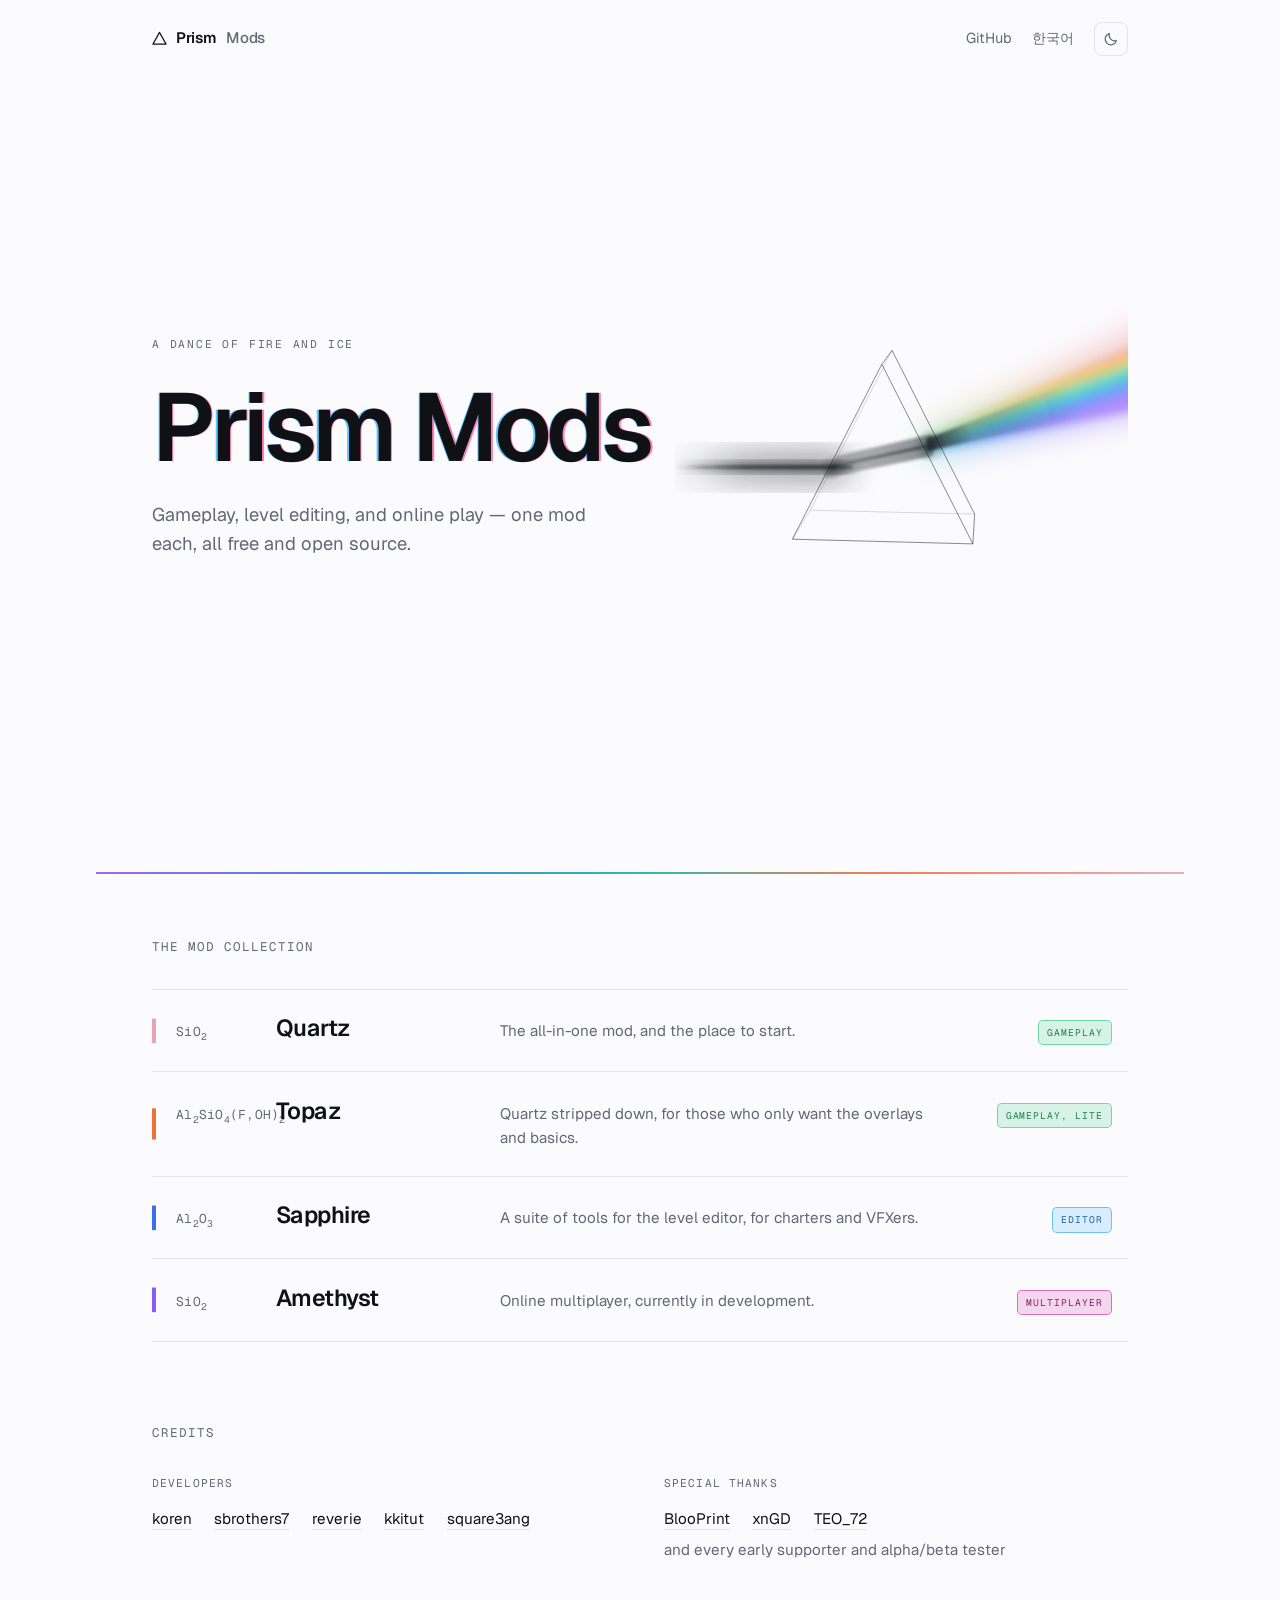
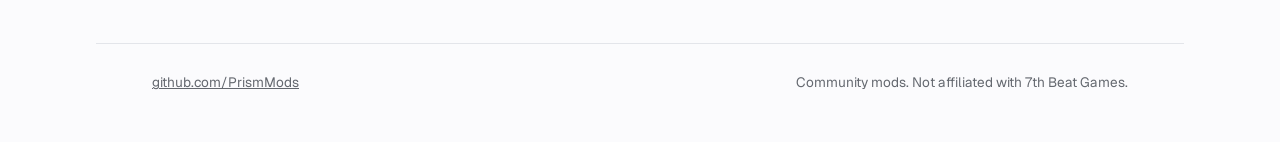
<file: index.html>
<!doctype html>
<html lang="en" dir="ltr">

<head>
  <meta charset="utf-8">
  <meta name="viewport" content="width=device-width, initial-scale=1">
  <title data-i18n="PAGE_TITLE">PrismMods — Mods for A Dance of Fire and Ice</title>
  <meta name="description" data-i18n="PAGE_DESC"
    content="Quartz, Topaz, Sapphire and Amethyst: free, open-source mods for A Dance of Fire and Ice.">
  <meta name="color-scheme" content="light dark">

  <meta property="og:title" content="PrismMods">
  <meta property="og:description" content="Free, open-source mods for A Dance of Fire and Ice.">
  <meta property="og:type" content="website">
  <meta property="og:url" content="https://prismmods.github.io/">

  <link rel="icon"
    href="data:image/svg+xml,%3Csvg xmlns='http://www.w3.org/2000/svg' viewBox='0 0 32 32'%3E%3Cpath d='M16 3 30 28H2Z' fill='none' stroke='%23101114' stroke-width='2.5' stroke-linejoin='round'/%3E%3Cpath d='M16 3v25' stroke='%238B5CF6' stroke-width='2'/%3E%3C/svg%3E">
  <link rel="preconnect" href="https://fonts.googleapis.com">
  <link rel="preconnect" href="https://fonts.gstatic.com" crossorigin>
  <link rel="stylesheet"
    href="https://fonts.googleapis.com/css2?family=Geist+Mono:wght@400;500&family=Geist:wght@400;500;600;700&display=swap">
  <link rel="stylesheet" href="styles.css">

  <script>
    // Set before paint so the page never flashes the wrong theme.
    // The js class gates the scroll reveal, so no-script visitors keep their content.
    document.documentElement.classList.add('js');
    try {
      var t = localStorage.getItem('theme');
      if (t) document.documentElement.dataset.theme = t;
      var l = localStorage.getItem('lang');
      document.documentElement.lang =
        l || ((navigator.language || '').toLowerCase().startsWith('ko') ? 'ko-KR' : 'en-US');
    } catch (e) { }
  </script>
</head>

<body>
  <a class="skip" href="#mods" data-i18n="SKIP_TO_MODS">Skip to the mods</a>

  <header class="bar">
    <a class="mark" href="./">
      <svg class="mark-glyph" viewBox="0 0 32 32" aria-hidden="true">
        <path d="M16 3 30 28H2Z" />
      </svg>
      Prism<span>Mods</span>
    </a>
    <nav class="bar-nav">
      <a href="https://github.com/PrismMods">GitHub</a>
      <button id="lang-toggle" type="button" lang="ko">한국어</button>
      <button id="theme-toggle" type="button" aria-label="Switch to dark theme">
        <svg class="icon-sun" viewBox="0 0 24 24" aria-hidden="true">
          <circle cx="12" cy="12" r="4.2" />
          <path
            d="M12 2v3M12 19v3M2 12h3M19 12h3M4.9 4.9l2.2 2.2M16.9 16.9l2.2 2.2M19.1 4.9l-2.2 2.2M7.1 16.9l-2.2 2.2" />
        </svg>
        <svg class="icon-moon" viewBox="0 0 24 24" aria-hidden="true">
          <path d="M20 14.5A8.5 8.5 0 0 1 9.5 4a8.5 8.5 0 1 0 10.5 10.5Z" />
        </svg>
      </button>
    </nav>
  </header>

  <main>
    <section class="hero">
      <div class="hero-copy">
        <p class="eyebrow" data-i18n="GAME_TITLE">A Dance of Fire and Ice</p>
        <h1 class="split">Prism&nbsp;Mods</h1>
        <p class="lede" data-i18n="LEDE">Gameplay, level editing, and online play — one mod each, all free and open
          source.</p>
      </div>

      <svg class="stage" viewBox="0 0 640 420" aria-hidden="true" focusable="false">
        <defs>
          <!-- Bands run perpendicular to the beam, in user space so the wide,
               short bounding box cannot skew the angle. -->
          <linearGradient id="dispersed" gradientUnits="userSpaceOnUse" x1="500" y1="108" x2="526" y2="176">
            <stop offset="2%" stop-color="#ff8fb8" />
            <stop offset="26%" stop-color="#ffd166" />
            <stop offset="50%" stop-color="#4fe3cd" />
            <stop offset="74%" stop-color="#6d9bff" />
            <stop offset="98%" stop-color="#b48bff" />
          </linearGradient>

          <!-- Colours only separate with distance. At the exit face the beam is
               still white, which is what makes it read as light. -->
          <linearGradient id="hotspot" gradientUnits="userSpaceOnUse" x1="356" y1="202" x2="560" y2="123">
            <stop class="s-beam" offset="0%" stop-opacity="1" />
            <stop class="s-beam" offset="30%" stop-opacity="0.28" />
            <stop class="s-beam" offset="100%" stop-opacity="0" />
          </linearGradient>

          <linearGradient id="interior" gradientUnits="userSpaceOnUse" x1="220" y1="235" x2="363" y2="202">
            <stop class="s-beam" offset="0%" stop-opacity="0.5" />
            <stop class="s-beam" offset="65%" stop-opacity="0.85" />
            <stop class="s-beam" offset="100%" stop-opacity="1" />
          </linearGradient>

          <!-- Full brightness at the entry face (88% along), then tapering over
               the last stretch so the rect dissolves into the interior slab
               instead of ending on a visible edge. -->
          <linearGradient id="incoming" x1="0" y1="0" x2="1" y2="0">
            <stop class="s-beam" offset="0%" stop-opacity="0" />
            <stop class="s-beam" offset="40%" stop-opacity="0.85" />
            <stop class="s-beam" offset="88%" stop-opacity="1" />
            <stop class="s-beam" offset="100%" stop-opacity="0.45" />
          </linearGradient>

          <radialGradient id="spark">
            <stop class="s-beam" offset="0%" stop-opacity="1" />
            <stop class="s-beam" offset="45%" stop-opacity="0.35" />
            <stop class="s-beam" offset="100%" stop-opacity="0" />
          </radialGradient>

          <linearGradient id="glass-front" x1="0" y1="0" x2="0.55" y2="1">
            <stop class="s-hi" offset="0%" />
            <stop class="s-lo" offset="100%" />
          </linearGradient>

          <!-- The receding face catches more light than the one facing us. -->
          <linearGradient id="glass-side" x1="0" y1="0" x2="0.25" y2="1">
            <stop class="s-hi" offset="0%" />
            <stop class="s-hi" offset="55%" stop-opacity="0.6" />
            <stop class="s-lo" offset="100%" />
          </linearGradient>

          <filter id="bloom" x="-60%" y="-60%" width="220%" height="220%">
            <feGaussianBlur stdDeviation="22" />
          </filter>
          <filter id="haze" x="-40%" y="-40%" width="180%" height="180%">
            <feGaussianBlur stdDeviation="7" />
          </filter>
          <filter id="soft" x="-30%" y="-30%" width="160%" height="160%">
            <feGaussianBlur stdDeviation="2" />
          </filter>
        </defs>

        <g class="scene">
          <!-- Dispersed beam: bloom, body, then the white core near the exit.
               Runs past the viewBox so steering it never reveals an end. -->
          <g class="ray ray-out">
            <g class="track-out">
              <polygon class="glow" points="352,184 352,220 700,140 700,10" fill="url(#dispersed)"
                filter="url(#bloom)" />
              <polygon points="354,190 354,214 700,134 700,32" fill="url(#dispersed)" filter="url(#haze)"
                opacity="0.95" />
              <polygon points="356,193 356,211 700,128 700,50" fill="url(#hotspot)" filter="url(#soft)" />
              <circle class="spark" cx="360" cy="203" r="25" fill="url(#spark)" />
            </g>
          </g>

          <!-- Incoming beam: bloom, body, hot core -->
          <g class="ray">
            <g class="track-in">
              <rect class="glow" x="0" y="220" width="250" height="32" fill="url(#incoming)" filter="url(#bloom)" />
              <rect x="0" y="230" width="250" height="12" fill="url(#incoming)" filter="url(#haze)" opacity="0.85" />
              <rect x="0" y="234" width="250" height="4" fill="url(#incoming)" filter="url(#soft)" />
              <circle class="spark" cx="222" cy="236" r="19" fill="url(#spark)" />
            </g>
          </g>

          <!-- Static fallback. With script, this is replaced by the same solid
               projected each frame, so turning it actually changes the shape. -->
          <g class="glass">
            <path class="far-edge" d="M358 52 234 296 482 296Z M176 322 234 296" />

            <polygon points="300,78 424,322 482,296 358,52" fill="url(#glass-side)" />
            <polygon points="300,78 176,322 424,322" fill="url(#glass-front)" />

            <path class="edge" d="M300 78 176 322 424 322Z" />
            <path class="edge" d="M300 78 358 52 482 296 424 322" />

          </g>
        </g>
      </svg>
    </section>

    <div class="spectrum" aria-hidden="true"></div>

    <section id="mods" class="mods" aria-labelledby="mods-heading">
      <h2 id="mods-heading" class="section-label reveal" data-i18n="MODS_HEADING">The mod collection</h2>
      <ul class="modlist">

        <li class="reveal" style="--gem:#e8a3b4">
          <a class="row" href="quartz/">
            <span class="row-formula formula">SiO<sub>2</sub></span>
            <span class="row-name">Quartz</span>
            <span class="row-blurb" data-i18n="QUARTZ_BLURB">The all-in-one mod, and the place to start.</span>
            <span class="row-stage">
              <span class="badge gameplay" data-i18n="CAT_GAMEPLAY">Gameplay</span>
              <span class="releases" data-repo="PrismMods/Quartz"></span>
            </span>
          </a>
        </li>

        <li class="reveal" style="--gem:#f0703c">
          <a class="row" href="topaz/">
            <span class="row-formula formula">Al<sub>2</sub>SiO<sub>4</sub>(F,OH)<sub>2</sub></span>
            <span class="row-name">Topaz</span>
            <span class="row-blurb" data-i18n="TOPAZ_BLURB">Quartz stripped down, for those who only want the overlays
              and basics.</span>
            <span class="row-stage">
              <span class="badge gameplay" data-i18n="CAT_GAMEPLAY_LITE">Gameplay, lite</span>
              <span class="releases" data-repo="PrismMods/Topaz"></span>
            </span>
          </a>
        </li>

        <li class="reveal" style="--gem:#3a6ff0">
          <a class="row" href="sapphire/">
            <span class="row-formula formula">Al<sub>2</sub>O<sub>3</sub></span>
            <span class="row-name">Sapphire</span>
            <span class="row-blurb" data-i18n="SAPPHIRE_BLURB">A suite of tools for the level editor, for charters and
              VFXers.</span>
            <span class="row-stage">
              <span class="badge editor" data-i18n="CAT_EDITOR">Editor</span>
              <span class="releases" data-repo="PrismMods/Sapphire"></span>
            </span>
          </a>
        </li>

        <li class="reveal" style="--gem:#8b5cf6">
          <a class="row" href="amethyst/">
            <span class="row-formula formula">SiO<sub>2</sub></span>
            <span class="row-name">Amethyst</span>
            <span class="row-blurb" data-i18n="AMETHYST_BLURB">Online multiplayer, currently in development.</span>
            <span class="row-stage">
              <span class="badge multiplayer" data-i18n="CAT_MULTIPLAYER">Multiplayer</span>
            </span>
          </a>
        </li>

      </ul>
    </section>

    <section id="credits" class="credits" aria-labelledby="credits-heading">
      <h2 id="credits-heading" class="section-label reveal" data-i18n="CREDITS_HEADING">Credits</h2>
      <div class="credit-grid">

        <div class="credit-group reveal">
          <h3 class="credit-label" data-i18n="CREDITS_DEVS">Developers</h3>
          <ul class="names">
            <li><a href="https://github.com/kkorenn">koren</a></li>
            <li><a href="https://github.com/sbrothers7">sbrothers7</a></li>
            <li><a href="https://github.com/reverie97">reverie</a></li>
            <li><a href="https://github.com/Kkitut">kkitut</a></li>
            <li><a href="https://github.com/square3ang">square3ang</a></li>
          </ul>
        </div>

        <div class="credit-group reveal">
          <h3 class="credit-label" data-i18n="CREDITS_THANKS">Special thanks</h3>
          <ul class="names">
            <li><a href="https://github.com/8100Print">BlooPrint</a></li>
            <li><a href="https://www.youtube.com/@xnGD2312">xnGD</a></li>
            <li><a href="https://github.com/TEO72">TEO_72</a></li>
            <li class="names-rest" data-i18n="CREDITS_TESTERS">and every early supporter and alpha/beta tester</li>
          </ul>
        </div>

      </div>
    </section>
  </main>

  <footer class="foot">
    <p><a href="https://github.com/PrismMods">github.com/PrismMods</a></p>
    <p data-i18n="FOOTER_NOTE">Community mods. Not affiliated with 7th Beat Games.</p>
  </footer>

  <script src="site.js"></script>
  <script>
    const still = matchMedia('(prefers-reduced-motion: reduce)').matches;

    // Rows settle in as they arrive, once each.
    const seen = new IntersectionObserver((entries) => {
      for (const entry of entries) {
        if (!entry.isIntersecting) continue;
        entry.target.classList.add('in');
        seen.unobserve(entry.target);
      }
    }, { rootMargin: '0px 0px -12% 0px' });

    document.querySelectorAll('.reveal').forEach((el, i) => {
      el.style.setProperty('--i', i);
      seen.observe(el);
    });

    // The prism is a real solid, projected every frame. A flat SVG group under
    // rotateY only skews the drawing; projecting it means the receding face
    // genuinely widens and narrows as the shape turns on its base.
    (() => {
      const glass = document.querySelector('.glass');
      if (!glass) return;

      const HX = 124, HY = 122, HZ = 78;  // half width, height, depth
      const CX = 300, CY = 200;           // where the model origin lands on screen
      const FOCAL = 1600;
      const PITCH = 0.2;                  // camera sits a little above the base

      // 0-2 front apex/left/right, 3-5 the same at the back
      const V = [
        [0, -HY, -HZ], [-HX, HY, -HZ], [HX, HY, -HZ],
        [0, -HY, HZ], [-HX, HY, HZ], [HX, HY, HZ],
      ];
      const FACES = [[0, 1, 2], [3, 5, 4], [0, 3, 4, 1], [0, 2, 5, 3], [1, 4, 5, 2]];
      const EDGES = [[0, 1], [1, 2], [2, 0], [3, 4], [4, 5], [5, 3], [0, 3], [1, 4], [2, 5]];
      const EDGE_FACES = EDGES.map(([a, b]) =>
        FACES.map((f, i) => i).filter((i) => FACES[i].includes(a) && FACES[i].includes(b)));

      // A point at height y on one slope, from the apex down to the base corner.
      const onSlope = (y, side) => side * HX * (y + HY) / (2 * HY);

      // The beam inside the glass is a volume, not an overlay: a slab cut off by
      // the two slope faces, projected with everything else so it turns too.
      const ENTRY_Y = 36, EXIT_Y = 2, BEAM_HALF = 6, BEAM_DEPTH = 46;
      const SECTION = [
        [onSlope(ENTRY_Y - BEAM_HALF, -1), ENTRY_Y - BEAM_HALF],
        [onSlope(ENTRY_Y + BEAM_HALF, -1), ENTRY_Y + BEAM_HALF],
        [onSlope(EXIT_Y + BEAM_HALF, 1), EXIT_Y + BEAM_HALF],
        [onSlope(EXIT_Y - BEAM_HALF, 1), EXIT_Y - BEAM_HALF],
      ];
      const SLAB = [
        ...SECTION.map(([x, y]) => [x, y, -BEAM_DEPTH]),
        ...SECTION.map(([x, y]) => [x, y, BEAM_DEPTH]),
      ];
      // Every face of the slab, drawn additively — where the volume is thicker
      // the passes stack up, which is how a lit volume behaves.
      const SLAB_FACES = [
        [0, 1, 2, 3], [4, 5, 6, 7],   // near and far
        [0, 3, 7, 4], [1, 5, 6, 2],   // top and bottom
        [0, 4, 5, 1], [3, 2, 6, 7],   // the two ends, against the slope faces
      ];
      // A thin bright thread down the middle of the volume. The slab alone tops
      // out well below the exterior beams, so it needs a core to match them.
      const CORE_HALF = 2;
      const CORE = [
        [onSlope(ENTRY_Y - CORE_HALF, -1), ENTRY_Y - CORE_HALF, 0],
        [onSlope(ENTRY_Y + CORE_HALF, -1), ENTRY_Y + CORE_HALF, 0],
        [onSlope(EXIT_Y + CORE_HALF, 1), EXIT_Y + CORE_HALF, 0],
        [onSlope(EXIT_Y - CORE_HALF, 1), EXIT_Y - CORE_HALF, 0],
      ];

      // Where the beam meets each slope, at mid-depth. The external light path is
      // pinned to these, so it travels with the glass instead of hanging in space.
      const IN_FACE = [onSlope(ENTRY_Y, -1), ENTRY_Y, 0];
      const OUT_FACE = [onSlope(EXIT_Y, 1), EXIT_Y, 0];

      const NS = 'http://www.w3.org/2000/svg';
      const el = (tag) => document.createElementNS(NS, tag);

      const panes = FACES.map((_, i) => {
        const p = el('polygon');
        p.setAttribute('fill', i === 0 ? 'url(#glass-front)' : 'url(#glass-side)');
        return p;
      });
      const bars = EDGES.map(() => el('line'));
      const slabs = SLAB_FACES.map(() => {
        const p = el('polygon');
        p.setAttribute('class', 'slab');
        p.setAttribute('fill', 'url(#interior)');
        p.setAttribute('filter', 'url(#soft)');
        return p;
      });
      const thread = el('polygon');
      thread.setAttribute('class', 'slab-core');
      thread.setAttribute('fill', 'url(#interior)');
      thread.setAttribute('filter', 'url(#soft)');
      glass.replaceChildren(...panes, ...slabs, thread, ...bars);

      const cam = [];

      const xform = ([vx, vy, vz], yaw, lift) => {
        const cy = Math.cos(yaw), sy = Math.sin(yaw);
        const cp = Math.cos(PITCH), sp = Math.sin(PITCH);
        const x = vx * cy + vz * sy;
        let z = vz * cy - vx * sy;
        const y = vy * cp - z * sp;
        z = vy * sp + z * cp;
        const s = FOCAL / (FOCAL + z);
        return { x: CX + x * s, y: CY + lift + y * s, z };
      };

      const project = (yaw, lift) => {
        for (let i = 0; i < V.length; i++) cam[i] = xform(V[i], yaw, lift);
      };

      const trackIn = document.querySelector('.track-in');
      const trackOut = document.querySelector('.track-out');
      const IN_REST = xform(IN_FACE, 0, 0);
      const OUT_REST = xform(OUT_FACE, 0, 0);

      const trackLight = (yaw, lift) => {
        const a = xform(IN_FACE, yaw, lift);
        const b = xform(OUT_FACE, yaw, lift);
        trackIn.setAttribute('transform',
          `translate(${(a.x - IN_REST.x).toFixed(2)} ${(a.y - IN_REST.y).toFixed(2)})`);
        trackOut.setAttribute('transform',
          `translate(${(b.x - OUT_REST.x).toFixed(2)} ${(b.y - OUT_REST.y).toFixed(2)}) `
          + `rotate(${(yaw * 14).toFixed(2)} ${OUT_REST.x.toFixed(2)} ${OUT_REST.y.toFixed(2)})`);
      };

      // Signed screen area tells us which way a face points. Its sign depends on
      // winding conventions, so calibrate against the front face head-on.
      const area = (f) => {
        let a = 0;
        for (let i = 0; i < f.length; i++) {
          const p = cam[f[i]], q = cam[f[(i + 1) % f.length]];
          a += p.x * q.y - q.x * p.y;
        }
        return a;
      };

      project(0, 0);
      const FRONT_SIGN = Math.sign(area(FACES[0]));

      const draw = (yaw, lift) => {
        project(yaw, lift);
        trackLight(yaw, lift);

        const facing = FACES.map((f) => Math.sign(area(f)) === FRONT_SIGN);
        const order = FACES.map((f, i) => i)
          .sort((a, b) => depth(FACES[b]) - depth(FACES[a]));

        const lit = SLAB.map((v) => xform(v, yaw, lift));
        const litDepth = lit.reduce((sum, p) => sum + p.z, 0) / lit.length;
        const paintSlab = () => {
          SLAB_FACES.forEach((f, i) => {
            slabs[i].setAttribute('points', f.map((v) => lit[v].x + ',' + lit[v].y).join(' '));
            glass.appendChild(slabs[i]);
          });
          thread.setAttribute('points', CORE
            .map((v) => xform(v, yaw, lift))
            .map((p) => p.x + ',' + p.y).join(' '));
          glass.appendChild(thread);
        };

        let slabPainted = false;
        for (const i of order) {
          // The beam sits inside, so near faces of the glass paint over it.
          if (!slabPainted && depth(FACES[i]) < litDepth) { paintSlab(); slabPainted = true; }
          const p = panes[i];
          p.setAttribute('points', FACES[i].map((v) => cam[v].x + ',' + cam[v].y).join(' '));
          p.setAttribute('class', facing[i] ? 'pane' : 'pane pane-far');
          glass.appendChild(p);
        }
        if (!slabPainted) paintSlab();

        EDGES.forEach(([a, b], i) => {
          const l = bars[i];
          l.setAttribute('x1', cam[a].x); l.setAttribute('y1', cam[a].y);
          l.setAttribute('x2', cam[b].x); l.setAttribute('y2', cam[b].y);
          l.setAttribute('class', EDGE_FACES[i].some((f) => facing[f]) ? 'edge' : 'edge far-edge');
          glass.appendChild(l);
        });
      };

      const depth = (f) => f.reduce((sum, v) => sum + cam[v].z, 0) / f.length;

      const YAW = 0.16;      // ±9°
      const TURN = 15000;    // ms per sweep
      const BOB = 4;
      const RISE = 9000;

      if (still) {
        draw(-0.18, 0);
        return;
      }

      let raf = 0;
      const tick = (t) => {
        draw(Math.sin((t / TURN) * 2 * Math.PI) * YAW,
          Math.sin((t / RISE) * 2 * Math.PI) * BOB);
        raf = requestAnimationFrame(tick);
      };

      // Only run while the hero is actually on screen.
      new IntersectionObserver(([e]) => {
        if (e.isIntersecting && !raf) raf = requestAnimationFrame(tick);
        else if (!e.isIntersecting && raf) { cancelAnimationFrame(raf); raf = 0; }
      }).observe(document.querySelector('.stage'));
    })();

    // Turning a prism changes how far it spreads the light. Cursor position
    // across the hero drives the headline's fringe the same way.
    if (!still) {
      const hero = document.querySelector('.hero');
      hero.addEventListener('pointermove', (e) => {
        const box = hero.getBoundingClientRect();
        const x = (e.clientX - box.left) / box.width - 0.5;
        const y = (e.clientY - box.top) / box.height - 0.5;
        hero.style.setProperty('--tilt', (x * 2).toFixed(3));
        hero.style.setProperty('--tilt-y', (y * 2).toFixed(3));
      });
      hero.addEventListener('pointerleave', () => {
        hero.style.setProperty('--tilt', '0');
        hero.style.setProperty('--tilt-y', '0');
      });
    }
  </script>
</body>

</html>
</file>
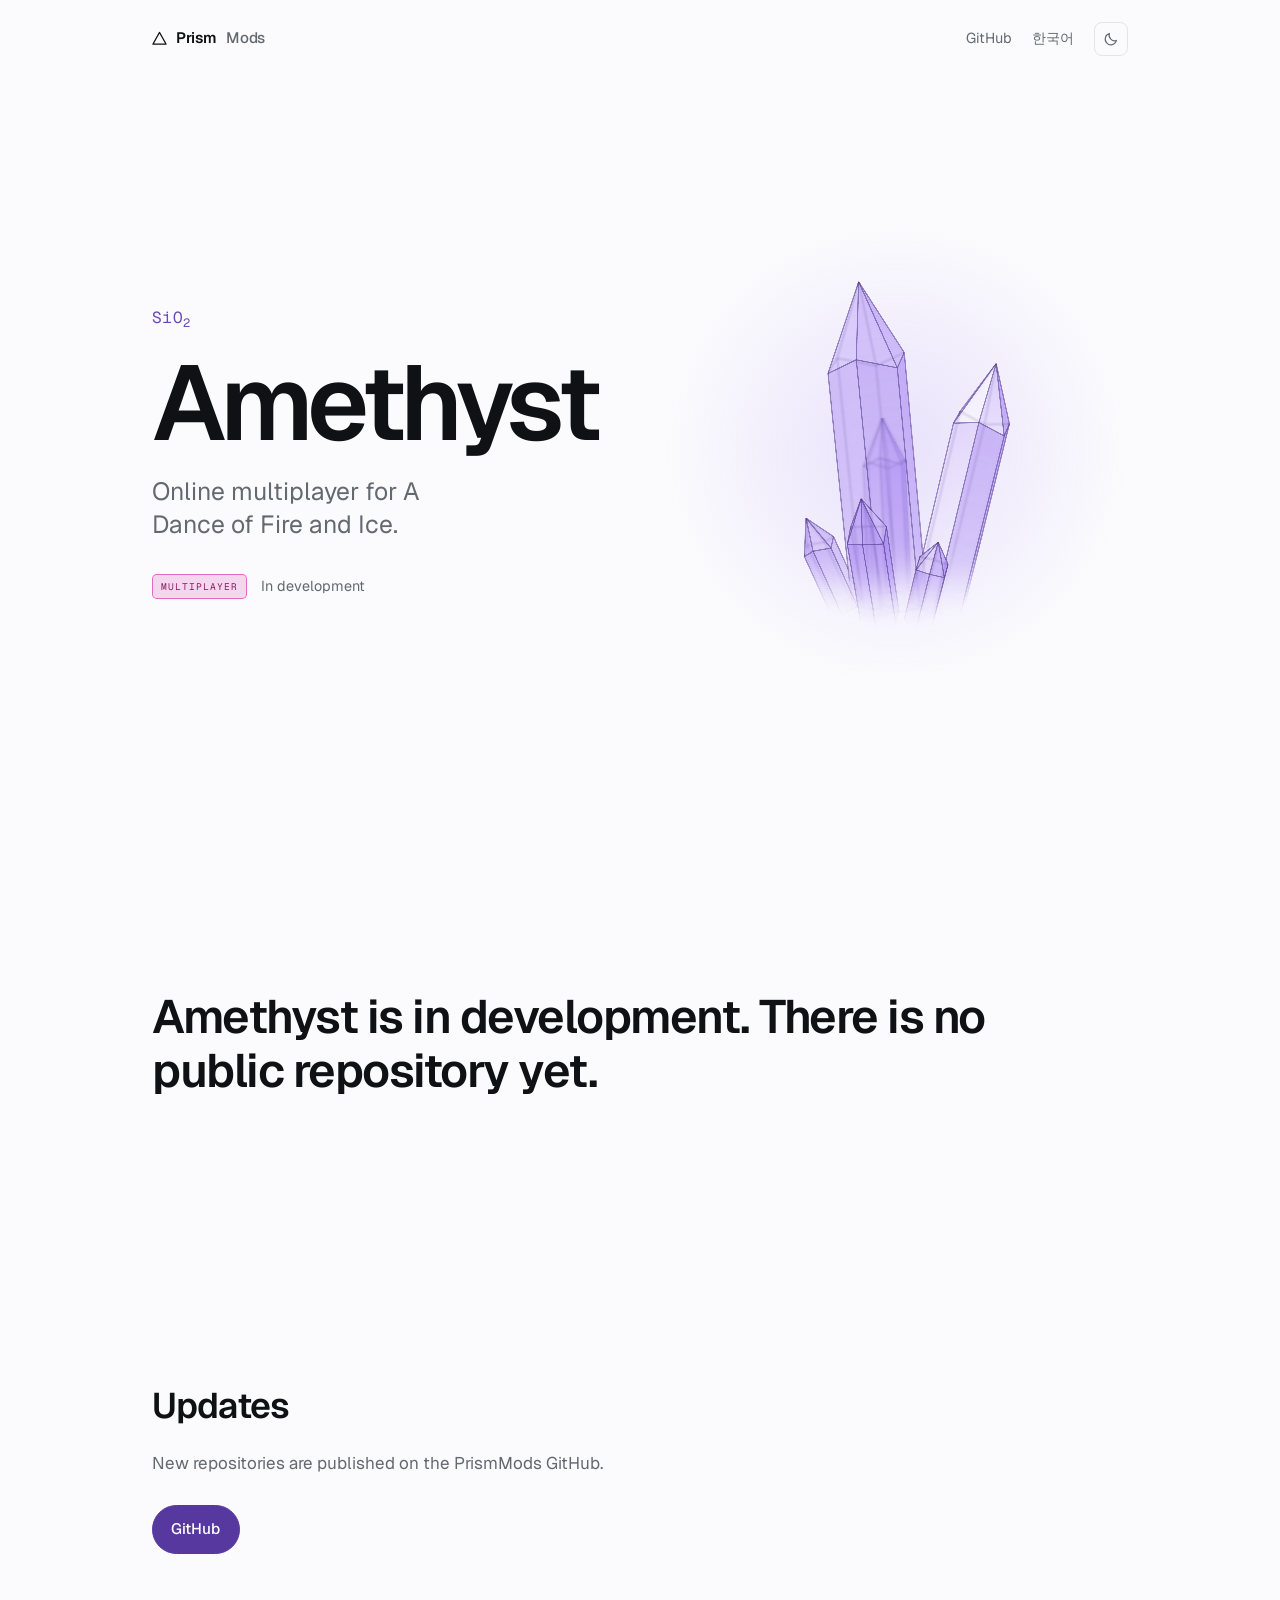
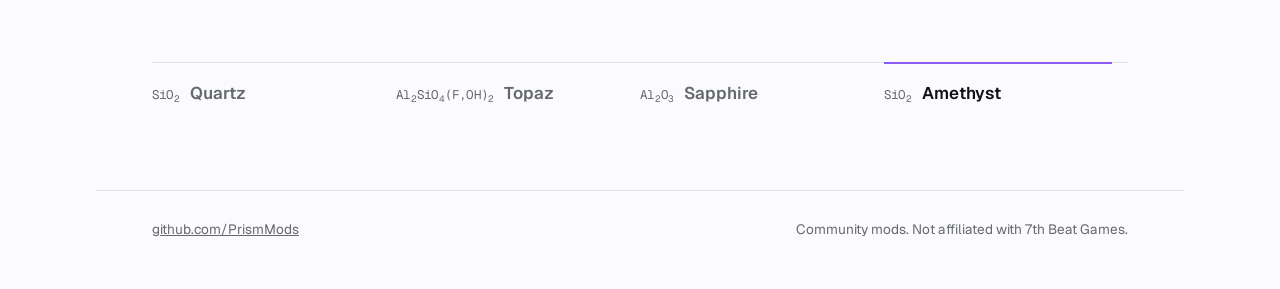
<file: amethyst/index.html>
<!doctype html>
<html lang="en" dir="ltr">

<head>
  <meta charset="utf-8">
  <meta name="viewport" content="width=device-width, initial-scale=1">
  <title data-i18n="AMETHYST_TITLE">Amethyst — PrismMods</title>
  <meta name="description" data-i18n="AMETHYST_DESC"
    content="Amethyst is online multiplayer for A Dance of Fire and Ice, currently in development.">
  <meta name="color-scheme" content="light dark">

  <meta property="og:title" content="Amethyst — PrismMods">
  <meta property="og:description" content="Online multiplayer for A Dance of Fire and Ice, in development.">
  <meta property="og:type" content="website">
  <meta property="og:url" content="https://prismmods.github.io/amethyst/">

  <link rel="icon"
    href="data:image/svg+xml,%3Csvg xmlns='http://www.w3.org/2000/svg' viewBox='0 0 32 32'%3E%3Cpath d='M16 3 30 28H2Z' fill='none' stroke='%23101114' stroke-width='2.5' stroke-linejoin='round'/%3E%3Cpath d='M16 3v25' stroke='%238B5CF6' stroke-width='2'/%3E%3C/svg%3E">
  <link rel="preconnect" href="https://fonts.googleapis.com">
  <link rel="preconnect" href="https://fonts.gstatic.com" crossorigin>
  <link rel="stylesheet"
    href="https://fonts.googleapis.com/css2?family=Geist+Mono:wght@400;500&family=Geist:wght@400;500;600;700&display=swap">
  <link rel="stylesheet" href="../styles.css">

  <script>
    // Same pre-paint step as the home page: theme and language before first paint.
    document.documentElement.classList.add('js');
    try {
      var t = localStorage.getItem('theme');
      if (t) document.documentElement.dataset.theme = t;
      var l = localStorage.getItem('lang');
      document.documentElement.lang =
        l || ((navigator.language || '').toLowerCase().startsWith('ko') ? 'ko-KR' : 'en-US');
    } catch (e) { }
  </script>
</head>

<body class="modpage" style="--gem:#8b5cf6">
  <a class="skip" href="#main" data-i18n="SKIP_TO_CONTENT">Skip to content</a>

  <header class="bar">
    <a class="mark" href="../">
      <svg class="mark-glyph" viewBox="0 0 32 32" aria-hidden="true">
        <path d="M16 3 30 28H2Z" />
      </svg>
      Prism<span>Mods</span>
    </a>
    <nav class="bar-nav">
      <a href="https://github.com/PrismMods">GitHub</a>
      <button id="lang-toggle" type="button" lang="ko">한국어</button>
      <button id="theme-toggle" type="button" aria-label="Switch to dark theme">
        <svg class="icon-sun" viewBox="0 0 24 24" aria-hidden="true">
          <circle cx="12" cy="12" r="4.2" />
          <path
            d="M12 2v3M12 19v3M2 12h3M19 12h3M4.9 4.9l2.2 2.2M16.9 16.9l2.2 2.2M19.1 4.9l-2.2 2.2M7.1 16.9l-2.2 2.2" />
        </svg>
        <svg class="icon-moon" viewBox="0 0 24 24" aria-hidden="true">
          <path d="M20 14.5A8.5 8.5 0 0 1 9.5 4a8.5 8.5 0 1 0 10.5 10.5Z" />
        </svg>
      </button>
    </nav>
  </header>

  <main id="main">
    <section class="intro" aria-labelledby="mod-name">
      <div class="intro-copy">
        <p class="intro-formula formula">SiO<sub>2</sub></p>
        <h1 id="mod-name" class="intro-name">Amethyst</h1>
        <p class="intro-tag" data-i18n="AMETHYST_TAG">Online multiplayer for A Dance of Fire and Ice.</p>
        <p class="intro-meta">
          <span class="badge multiplayer" data-i18n="CAT_MULTIPLAYER">Multiplayer</span>
          <span data-i18n="STAGE_DEV">In development</span>
        </p>
      </div>
      <canvas class="gem" data-crystal="amethyst" aria-hidden="true"></canvas>
    </section>

    <section class="statement">
      <p><span data-i18n="AMETHYST_STATEMENT">Amethyst is in development. There is no public repository yet.</span></p>
    </section>

    <section class="get" aria-labelledby="get-heading">
      <h2 id="get-heading" data-i18n="AMETHYST_GET">Updates</h2>
      <p class="get-note" data-i18n="AMETHYST_GET_NOTE">New repositories are published on the PrismMods GitHub.</p>
      <p class="get-links">
        <a class="btn btn-gem" href="https://github.com/PrismMods" data-i18n="BTN_FOLLOW">GitHub</a>
      </p>
    </section>

    <nav class="pager" aria-label="Mods" data-i18n-label="PAGER_LABEL">
      <ul>
        <li style="--gem:#e8a3b4"><a href="../quartz/"><span class="formula">SiO<sub>2</sub></span>Quartz</a></li>
        <li style="--gem:#f0703c"><a href="../topaz/"><span class="formula">Al<sub>2</sub>SiO<sub>4</sub>(F,OH)<sub>2</sub></span>Topaz</a></li>
        <li style="--gem:#3a6ff0"><a href="../sapphire/"><span
              class="formula">Al<sub>2</sub>O<sub>3</sub></span>Sapphire</a></li>
        <li style="--gem:#8b5cf6"><a href="../amethyst/" aria-current="page"><span
              class="formula">SiO<sub>2</sub></span>Amethyst</a></li>
      </ul>
    </nav>
  </main>

  <footer class="foot">
    <p><a href="https://github.com/PrismMods">github.com/PrismMods</a></p>
    <p data-i18n="FOOTER_NOTE">Community mods. Not affiliated with 7th Beat Games.</p>
  </footer>

  <script src="../site.js"></script>
</body>

</html>
</file>
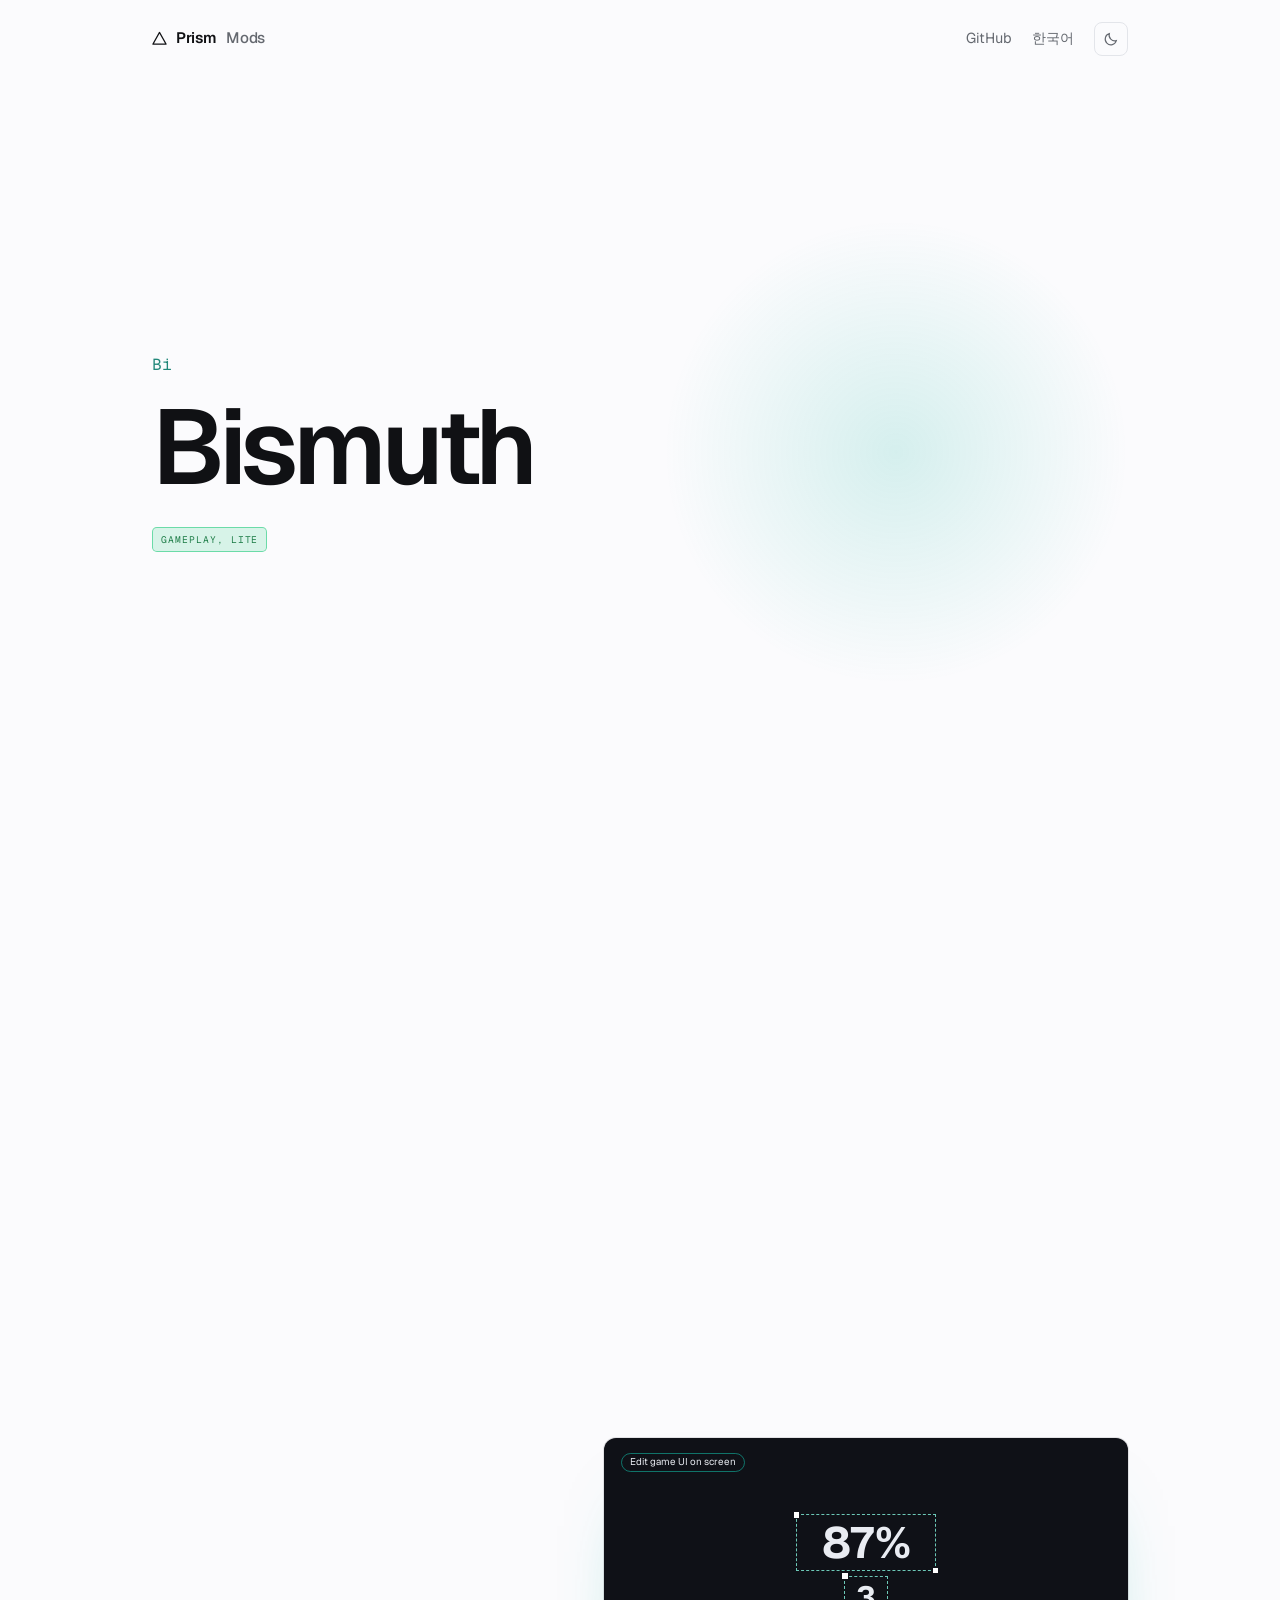
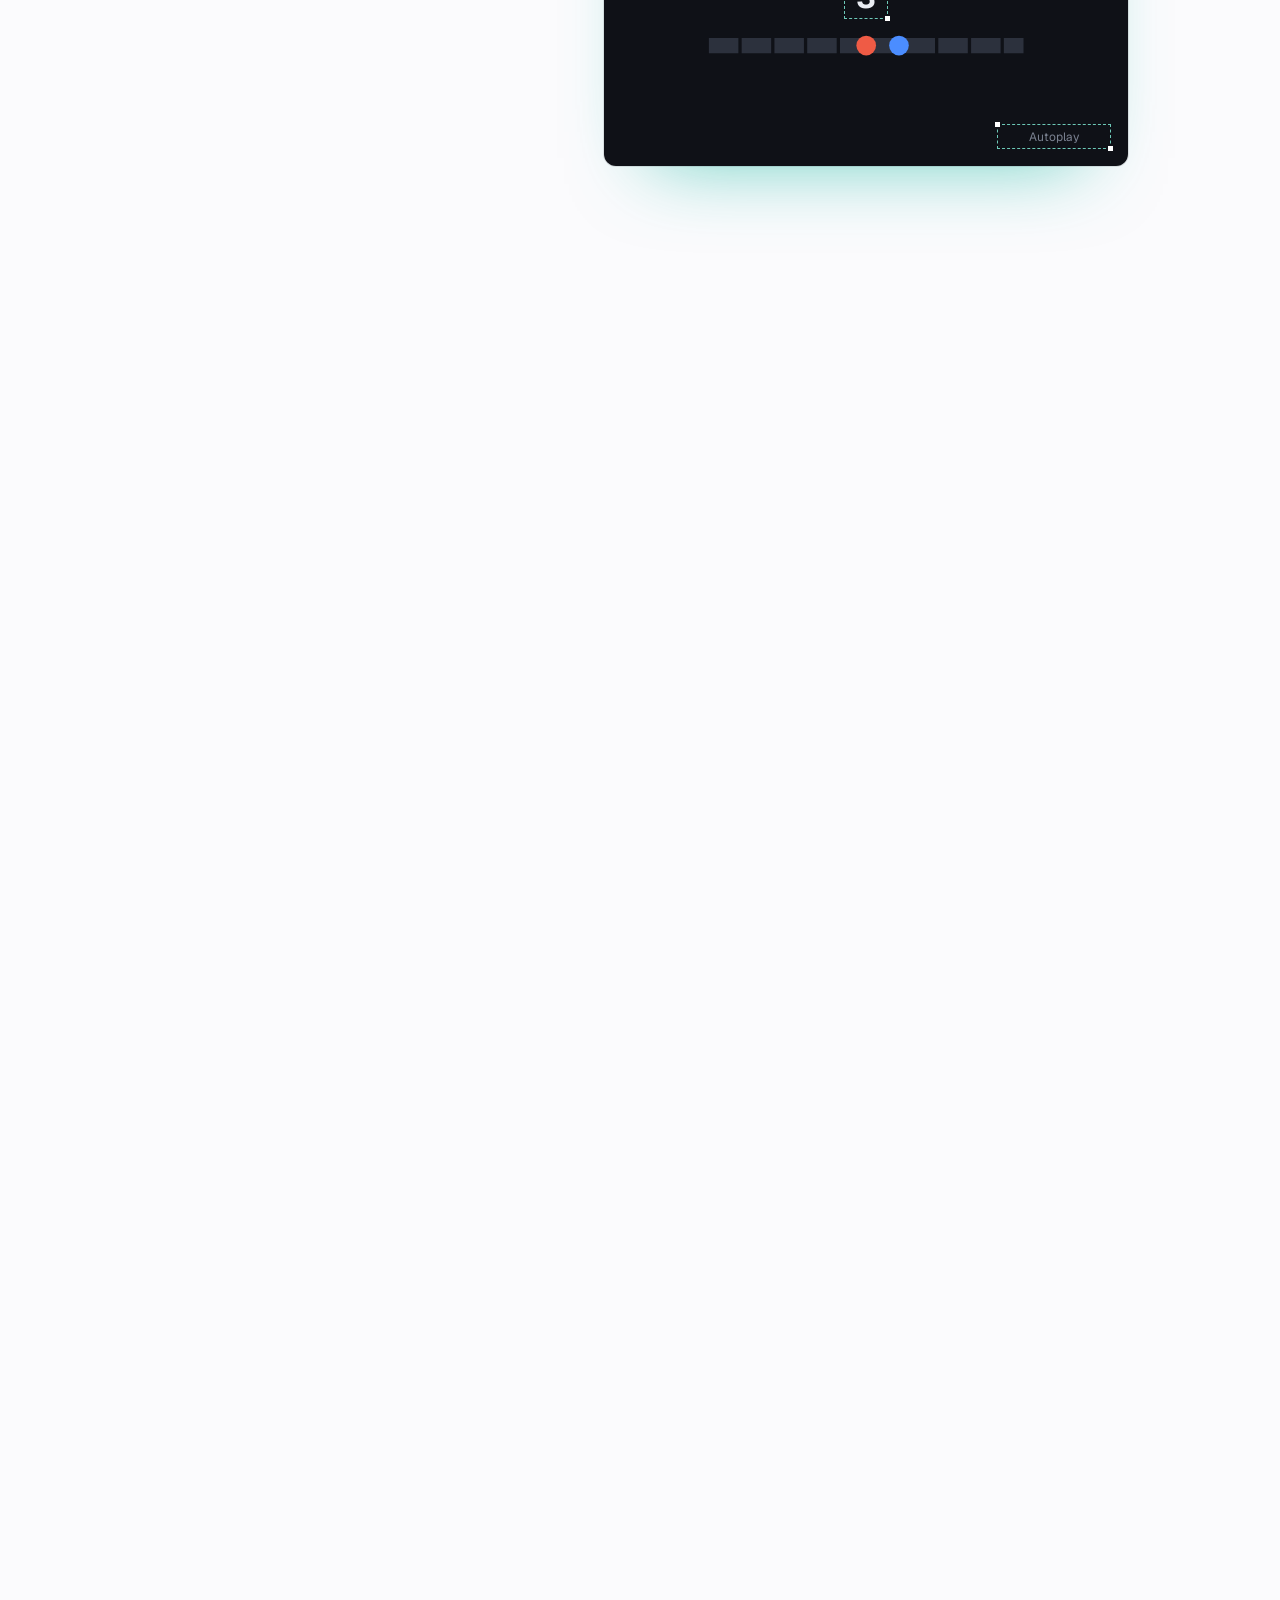
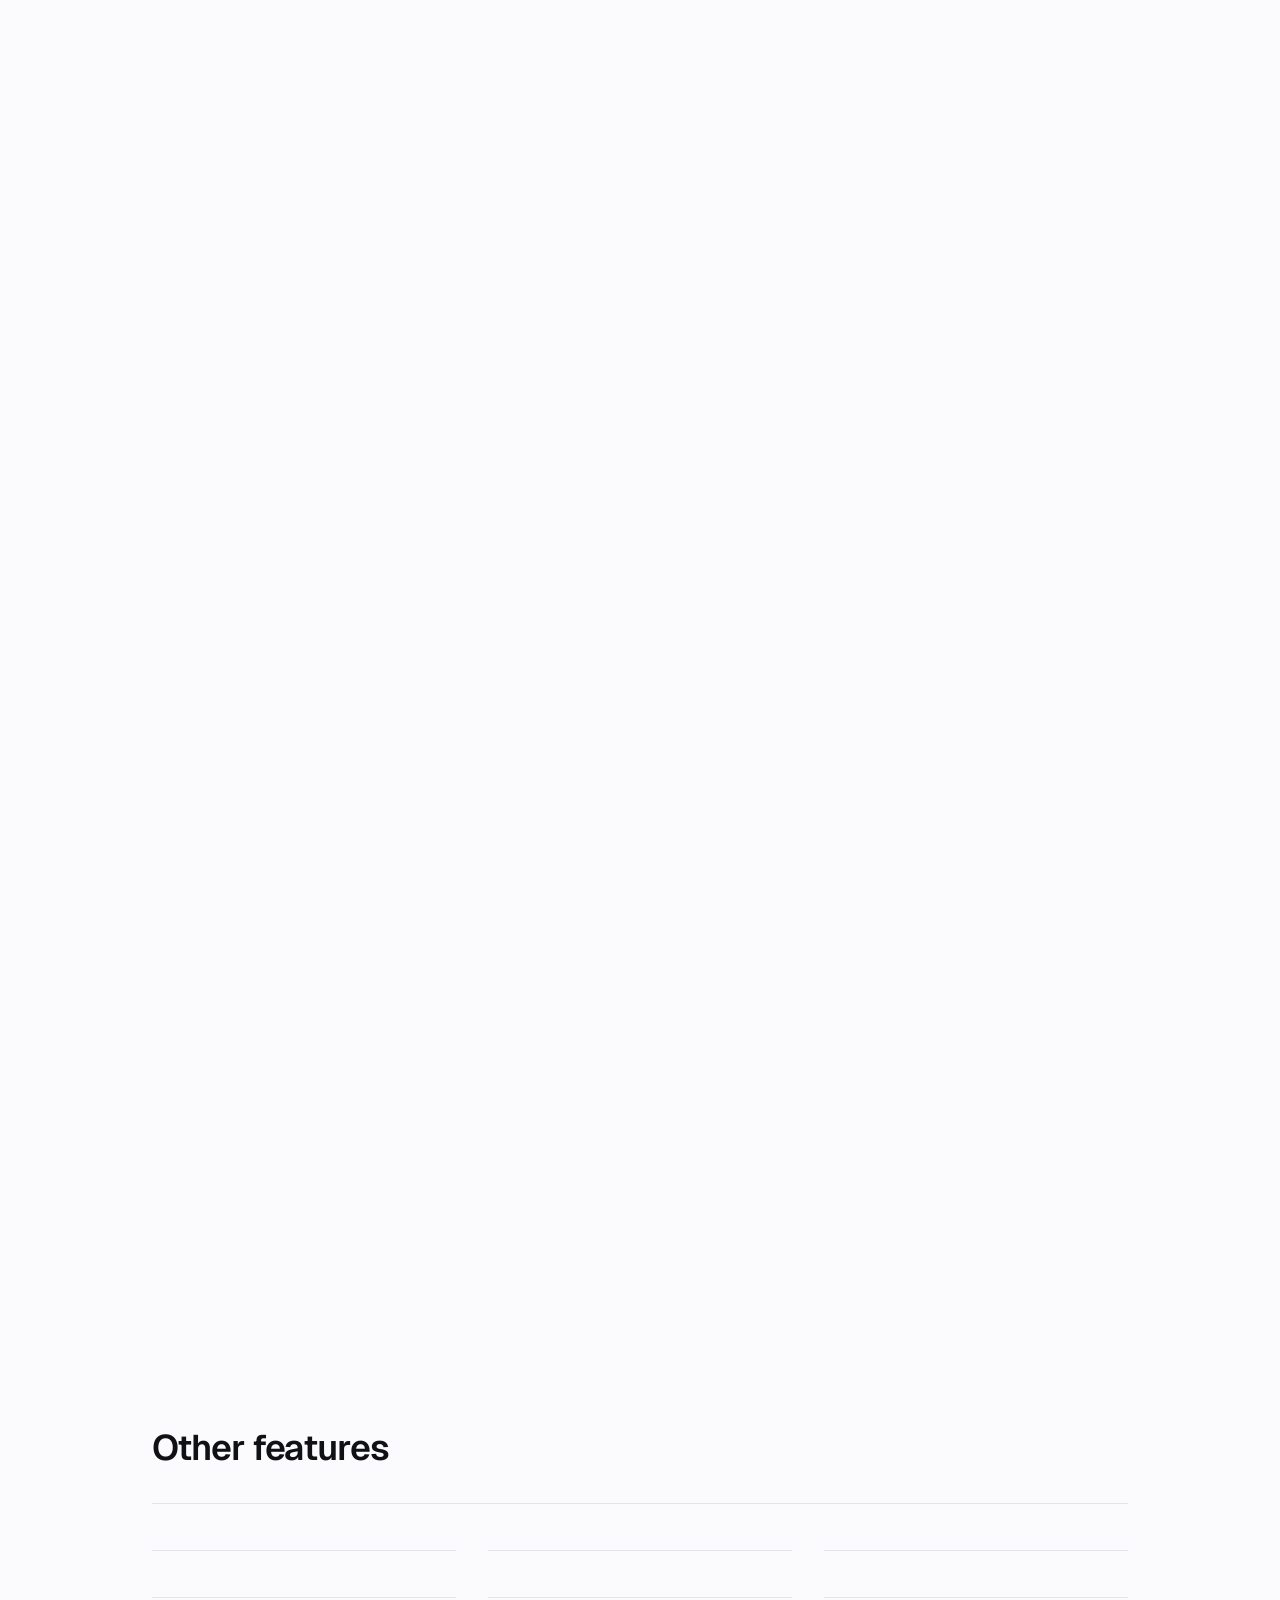
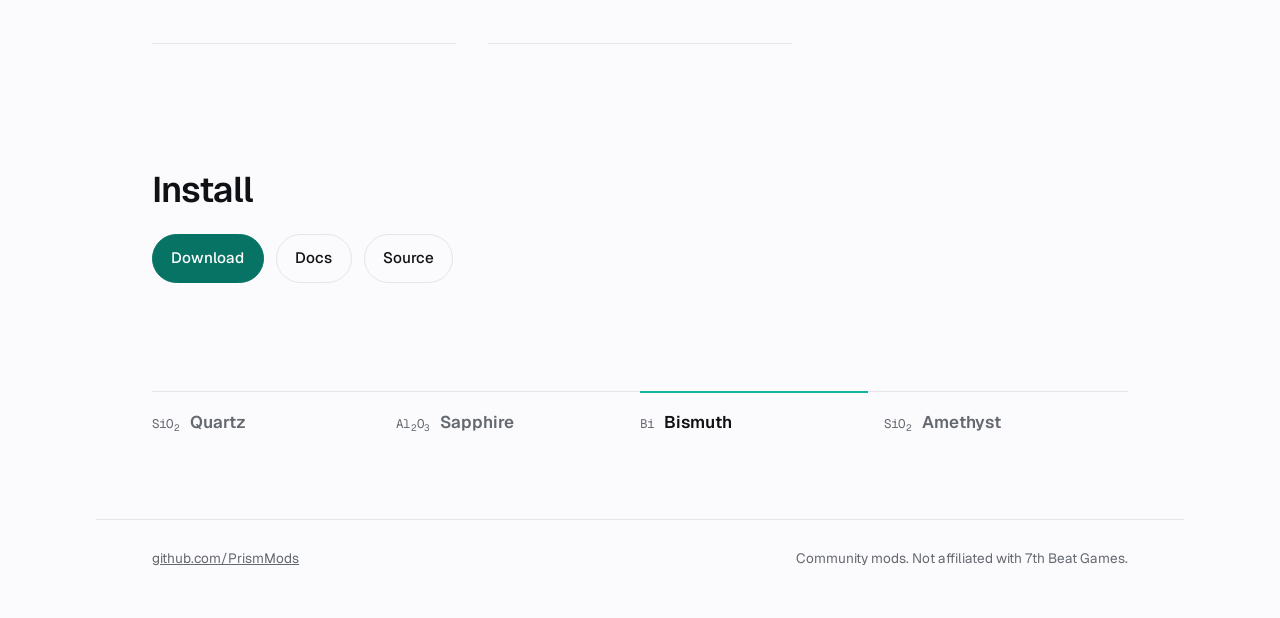
<file: bismuth/index.html>
<!doctype html>
<html lang="en" dir="ltr">

<head>
  <meta charset="utf-8">
  <meta name="viewport" content="width=device-width, initial-scale=1">
  <title data-i18n="BISMUTH_TITLE">Bismuth — PrismMods</title>
  <meta name="description" data-i18n="BISMUTH_DESC"
    content="Bismuth is the lite edition of Quartz for A Dance of Fire and Ice: in-game stats, a key viewer, custom fonts and a few quality-of-life fixes.">
  <meta name="color-scheme" content="light dark">

  <meta property="og:title" content="Bismuth — PrismMods">
  <meta property="og:description" content="Quartz's overlays and essentials, kept small.">
  <meta property="og:type" content="website">
  <meta property="og:url" content="https://prismmods.github.io/bismuth/">

  <link rel="icon"
    href="data:image/svg+xml,%3Csvg xmlns='http://www.w3.org/2000/svg' viewBox='0 0 32 32'%3E%3Cpath d='M16 3 30 28H2Z' fill='none' stroke='%23101114' stroke-width='2.5' stroke-linejoin='round'/%3E%3Cpath d='M16 3v25' stroke='%238B5CF6' stroke-width='2'/%3E%3C/svg%3E">
  <link rel="preconnect" href="https://fonts.googleapis.com">
  <link rel="preconnect" href="https://fonts.gstatic.com" crossorigin>
  <link rel="stylesheet"
    href="https://fonts.googleapis.com/css2?family=Geist+Mono:wght@400;500&family=Geist:wght@400;500;600;700&display=swap">
  <link rel="stylesheet" href="../styles.css">

  <script>
    // Same pre-paint step as the home page: theme and language before first paint.
    document.documentElement.classList.add('js');
    try {
      var t = localStorage.getItem('theme');
      if (t) document.documentElement.dataset.theme = t;
      var l = localStorage.getItem('lang');
      document.documentElement.lang =
        l || ((navigator.language || '').toLowerCase().startsWith('ko') ? 'ko-KR' : 'en-US');
    } catch (e) { }
  </script>
</head>

<body class="modpage" style="--gem:#12b5a0">
  <a class="skip" href="#main" data-i18n="SKIP_TO_CONTENT">Skip to content</a>

  <header class="bar">
    <a class="mark" href="../">
      <svg class="mark-glyph" viewBox="0 0 32 32" aria-hidden="true">
        <path d="M16 3 30 28H2Z" />
      </svg>
      Prism<span>Mods</span>
    </a>
    <nav class="bar-nav">
      <a href="https://github.com/PrismMods">GitHub</a>
      <button id="lang-toggle" type="button" lang="ko">한국어</button>
      <button id="theme-toggle" type="button" aria-label="Switch to dark theme">
        <svg class="icon-sun" viewBox="0 0 24 24" aria-hidden="true">
          <circle cx="12" cy="12" r="4.2" />
          <path
            d="M12 2v3M12 19v3M2 12h3M19 12h3M4.9 4.9l2.2 2.2M16.9 16.9l2.2 2.2M19.1 4.9l-2.2 2.2M7.1 16.9l-2.2 2.2" />
        </svg>
        <svg class="icon-moon" viewBox="0 0 24 24" aria-hidden="true">
          <path d="M20 14.5A8.5 8.5 0 0 1 9.5 4a8.5 8.5 0 1 0 10.5 10.5Z" />
        </svg>
      </button>
    </nav>
  </header>

  <main id="main">
    <section class="intro" aria-labelledby="mod-name">
      <div class="intro-copy">
        <p class="intro-formula formula">Bi</p>
        <h1 id="mod-name" class="intro-name">Bismuth</h1>
        <p class="intro-tag" data-i18n="BISMUTH_TAG">A lighter version of Quartz with overlays and basic tools.</p>
        <p class="intro-meta">
          <span class="badge gameplay" data-i18n="CAT_GAMEPLAY_LITE">Gameplay, lite</span>
        </p>
        <p class="releases" data-repo="PrismMods/Bismuth"></p>
      </div>
      <canvas class="gem" data-crystal="bismuth" aria-hidden="true"></canvas>
    </section>

    <section class="statement">
      <p><span data-i18n="BISMUTH_STATEMENT">Bismuth is the lite version of Quartz: in-game stats, a key viewer, custom fonts and a few fixes. Most settings can be adjusted in detail.</span></p>
    </section>

    <section class="scene">
      <div class="scene-stage" aria-hidden="true">
        <div class="screen game">

          <!-- Stat overlay. Progress and combo count with the scroll; progress
               turns gold at 100%, the way Bismuth's own gradient does. -->
          <div class="pane on" data-step="0">
            <svg class="track" viewBox="0 0 480 300">
              <path class="lane-tiles" d="M96,168 L384,168" />
              <g class="orbit scrub">
                <circle class="planet ice" cx="270" cy="168" r="9" />
              </g>
              <circle class="planet fire" cx="240" cy="168" r="9" />
            </svg>
            <div class="hud-stats" style="--x:16;--y:14">
              <p><span>Progress</span><b class="count progress scrub"></b></p>
              <p><span>XAcc</span><b class="acc">99.84%</b></p>
            </div>
            <div class="hud-stats right" style="--x:330;--y:14;--w:134">
              <p><span>BPM</span><b>240</b></p>
              <p><span>TBPM</span><b>480</b></p>
            </div>
            <div class="combo" style="--x:140;--y:46;--w:200">
              <span>Perfect Combo</span>
              <b class="count combo-n scrub"></b>
            </div>
            <p class="judgements" style="--x:90;--y:266;--w:300">
              <span>0</span><span>1</span><span>3</span><span>512</span><span>2</span><span>0</span><span>0</span>
            </p>
          </div>

          <!-- Key viewer. Each column's notes rise past the key, and the key is
               lit exactly while a note crosses its top edge. -->
          <div class="pane" data-step="1">
            <svg class="track" viewBox="0 0 480 300">
              <path class="lane-tiles" d="M216,120 L456,120" />
              <circle class="planet fire" cx="336" cy="120" r="9" />
              <circle class="planet ice" cx="366" cy="120" r="9" />
            </svg>
            <div class="kv" style="--x:20;--y:116">
              <div class="kv-col" data-key="d">
                <div class="rain"><div class="tape scrub"><i style="--a:20;--h:14"></i><i style="--a:130;--h:14"></i><i
                      style="--a:250;--h:50"></i><i style="--a:390;--h:14"></i></div></div>
                <span class="key scrub">D</span>
              </div>
              <div class="kv-col" data-key="f">
                <div class="rain"><div class="tape scrub"><i style="--a:60;--h:14"></i><i style="--a:170;--h:14"></i><i
                      style="--a:320;--h:14"></i><i style="--a:430;--h:14"></i></div></div>
                <span class="key scrub">F</span>
              </div>
              <div class="kv-col" data-key="j">
                <div class="rain"><div class="tape scrub"><i style="--a:95;--h:14"></i><i style="--a:210;--h:14"></i><i
                      style="--a:250;--h:50"></i><i style="--a:460;--h:14"></i></div></div>
                <span class="key scrub">J</span>
              </div>
              <div class="kv-col" data-key="k">
                <div class="rain"><div class="tape scrub"><i style="--a:40;--h:14"></i><i style="--a:150;--h:60"></i><i
                      style="--a:355;--h:14"></i><i style="--a:500;--h:14"></i></div></div>
                <span class="key scrub">K</span>
              </div>
              <span class="kv-stat"><small>KPS</small>8</span>
              <span class="kv-stat"><small>Total</small><b class="count total scrub"></b></span>
            </div>
          </div>

          <!-- Game UI editor. Handles sit on the game's own HUD text; the
               percentage moves and shrinks, the countdown grows, autoplay hides. -->
          <div class="pane" data-step="2">
            <svg class="track" viewBox="0 0 480 300">
              <path class="lane-tiles" d="M96,190 L384,190" />
              <circle class="planet fire" cx="240" cy="190" r="9" />
              <circle class="planet ice" cx="270" cy="190" r="9" />
            </svg>
            <span class="ui-chip editing" style="--x:16;--y:14">Edit game UI on screen</span>
            <span class="handle percent scrub" style="--x:176;--y:70;--w:128">87%</span>
            <span class="handle countdown scrub" style="--x:220;--y:126;--w:40">3</span>
            <span class="handle autoplay scrub" style="--x:360;--y:262;--w:104">Autoplay</span>
          </div>

        </div>
      </div>

      <div class="steps">
        <div class="step on" data-step="0">
          <div class="step-copy">
            <h2 data-i18n="BISMUTH_S1_TITLE">Overlay</h2>
            <p data-i18n="BISMUTH_S1_BODY">Progress, accuracy, X-accuracy, BPM, timing scale, judgements, combo and attempts. Each can be turned on or off, positioned and coloured.</p>
          </div>
        </div>
        <div class="step" data-step="1">
          <div class="step-copy">
            <h2 data-i18n="BISMUTH_S2_TITLE">Key viewer</h2>
            <p data-i18n="BISMUTH_S2_BODY">Hand and foot presets, key rain, ghost keys and saved press counts. Imports and exports DM Note presets.</p>
          </div>
        </div>
        <div class="step" data-step="2">
          <div class="step-copy">
            <h2 data-i18n="BISMUTH_S3_TITLE">Game UI</h2>
            <p data-i18n="BISMUTH_S3_BODY">The game's own HUD elements can be moved, scaled or hidden, and its text can use a custom font.</p>
          </div>
        </div>
      </div>
    </section>

    <section class="more" aria-labelledby="more-heading">
      <h2 id="more-heading" data-i18n="MORE_HEADING">Other features</h2>
      <ul class="more-list">
        <li><a href="docs/input/"><span class="more-name" data-i18n="BISMUTH_F_LIMITER">Key limiter</span>
            <span class="more-line" data-i18n="BISMUTH_F_LIMITER_LINE">Only selected keys count as input.</span></a></li>
        <li><a href="docs/input/#chatter-blocker"><span class="more-name" data-i18n="BISMUTH_F_CHATTER">Chatter blocker</span>
            <span class="more-line" data-i18n="BISMUTH_F_CHATTER_LINE">Ignores repeat presses that come too quickly.</span></a></li>
        <li><a href="docs/fonts/"><span class="more-name" data-i18n="BISMUTH_F_FONTS">Custom fonts</span>
            <span class="more-line" data-i18n="BISMUTH_F_FONTS_LINE">Font packs or your own .ttf and .otf files, for the overlay and game text.</span></a></li>
        <li><a href="docs/game-ui/#hide-ui"><span class="more-name" data-i18n="BISMUTH_F_HIDE">Hide UI</span>
            <span class="more-line" data-i18n="BISMUTH_F_HIDE_LINE">Hides the HUD, hit error meter, autoplay text, judgements, song title and more.</span></a></li>
        <li><a href="docs/overlay/#attempts"><span class="more-name" data-i18n="BISMUTH_F_ATTEMPTS">Attempts</span>
            <span class="more-line" data-i18n="BISMUTH_F_ATTEMPTS_LINE">Attempt counts per level, saved between sessions.</span></a></li>
        <li><a href="docs/key-viewer/#dm-note-presets"><span class="more-name" data-i18n="BISMUTH_F_DMNOTE">DM Note presets</span>
            <span class="more-line" data-i18n="BISMUTH_F_DMNOTE_LINE">Imports and exports DM Note key viewer presets.</span></a></li>
        <li><a href="docs/troubleshooting/"><span class="more-name" data-i18n="BISMUTH_F_TOOLS">Log viewer and reload</span>
            <span class="more-line" data-i18n="BISMUTH_F_TOOLS_LINE">In-game log viewer and one-click reload.</span></a></li>
        <li><a href="docs/install/#updating"><span class="more-name" data-i18n="BISMUTH_F_UPDATES">Updates</span>
            <span class="more-line" data-i18n="BISMUTH_F_UPDATES_LINE">Checks for new releases and installs them.</span></a></li>
      </ul>
    </section>

    <section class="get" aria-labelledby="get-heading">
      <h2 id="get-heading" data-i18n="GET_HEADING">Install</h2>
      <p class="get-note" data-i18n="BISMUTH_GET_NOTE">Requires A Dance of Fire and Ice 3.3.0 or later. Runs on UnityModManager, or on MelonLoader with UMMCompat.</p>
      <p class="get-links">
        <a class="btn btn-gem" href="https://github.com/PrismMods/Bismuth/releases/latest"
          data-i18n="BTN_DOWNLOAD">Download</a>
        <a class="btn" href="docs/" data-i18n="BTN_DOCS">Docs</a>
        <a class="btn" href="https://github.com/PrismMods/Bismuth" data-i18n="BTN_SOURCE">Source</a>
      </p>
    </section>

    <nav class="pager" aria-label="Mods" data-i18n-label="PAGER_LABEL">
      <ul>
        <li style="--gem:#e8a3b4"><a href="../quartz/"><span class="formula">SiO<sub>2</sub></span>Quartz</a></li>
        <li style="--gem:#3a6ff0"><a href="../sapphire/"><span
              class="formula">Al<sub>2</sub>O<sub>3</sub></span>Sapphire</a></li>
        <li class="bismuth" style="--gem:#12b5a0"><a href="../bismuth/" aria-current="page"><span
              class="formula">Bi</span>Bismuth</a></li>
        <li style="--gem:#8b5cf6"><a href="../amethyst/"><span class="formula">SiO<sub>2</sub></span>Amethyst</a></li>
      </ul>
    </nav>
  </main>

  <footer class="foot">
    <p><a href="https://github.com/PrismMods">github.com/PrismMods</a></p>
    <p data-i18n="FOOTER_NOTE">Community mods. Not affiliated with 7th Beat Games.</p>
  </footer>

  <script src="../site.js"></script>
</body>

</html>
</file>
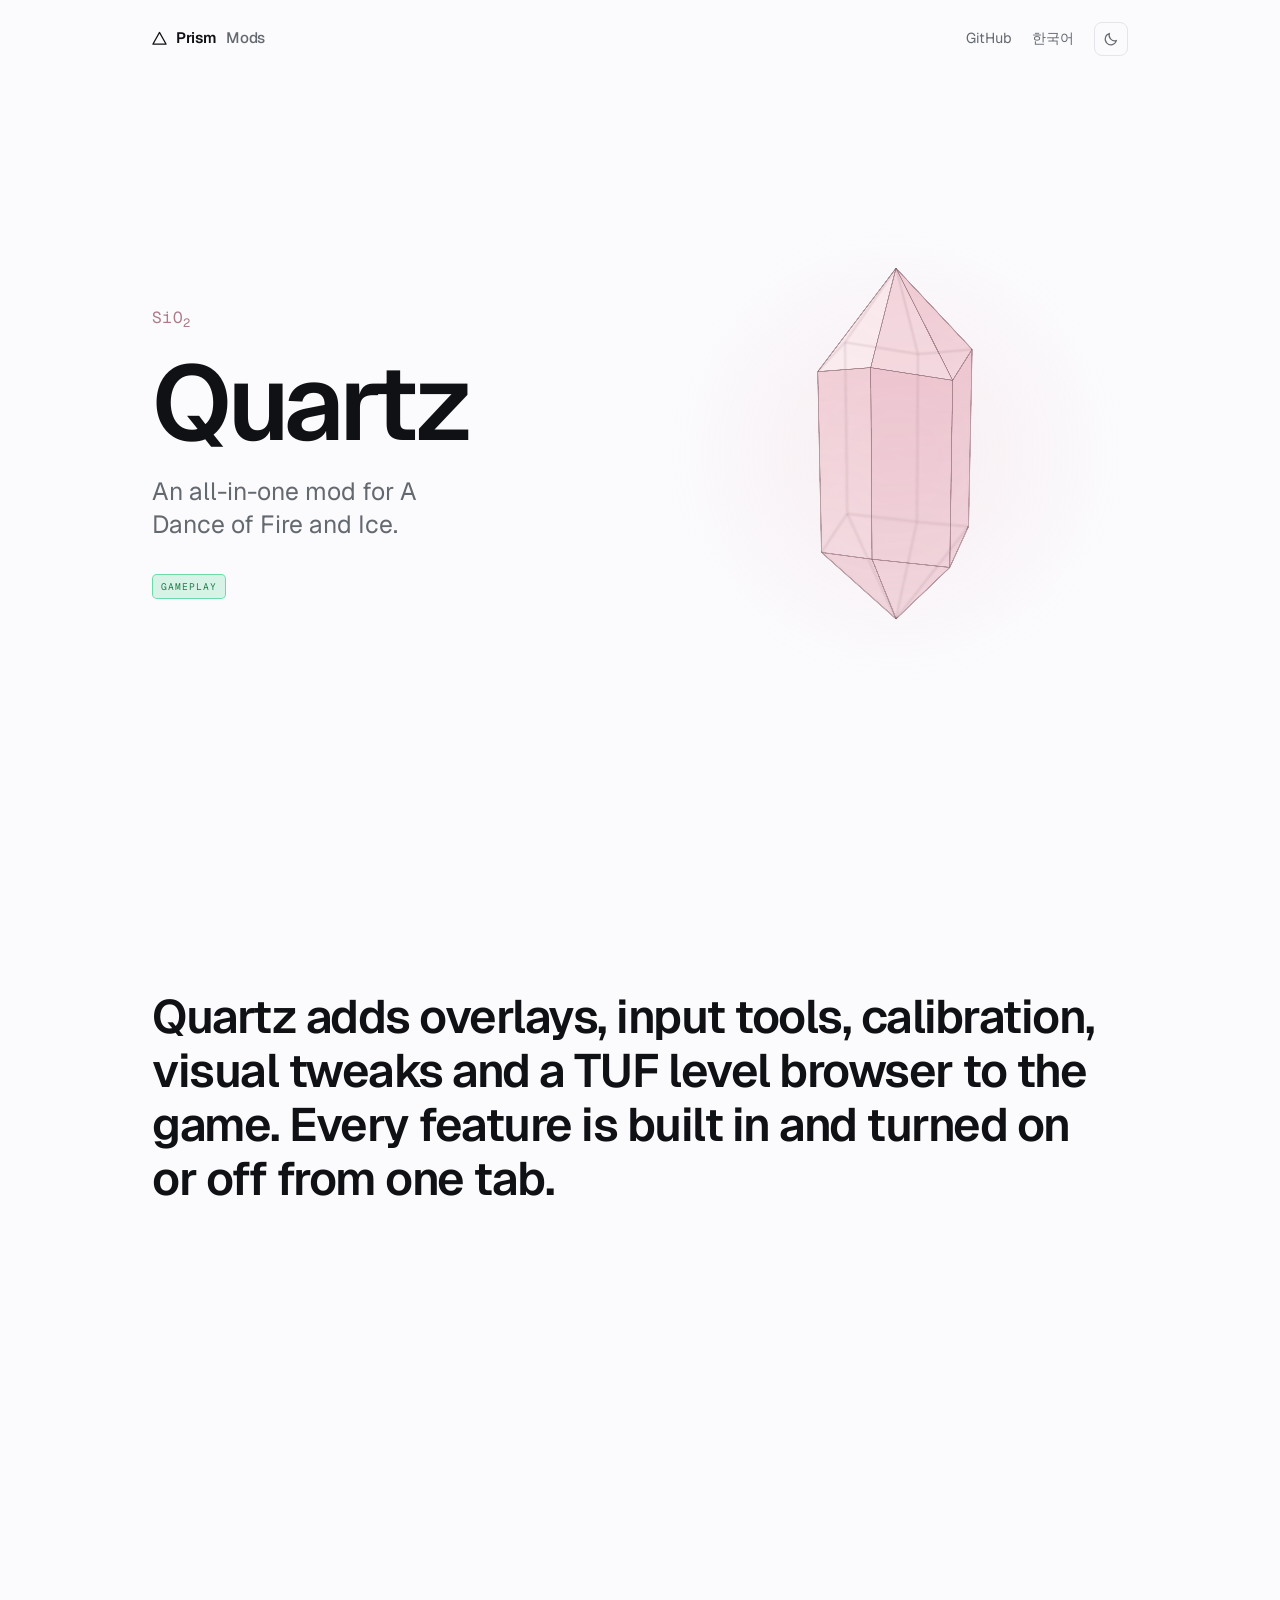
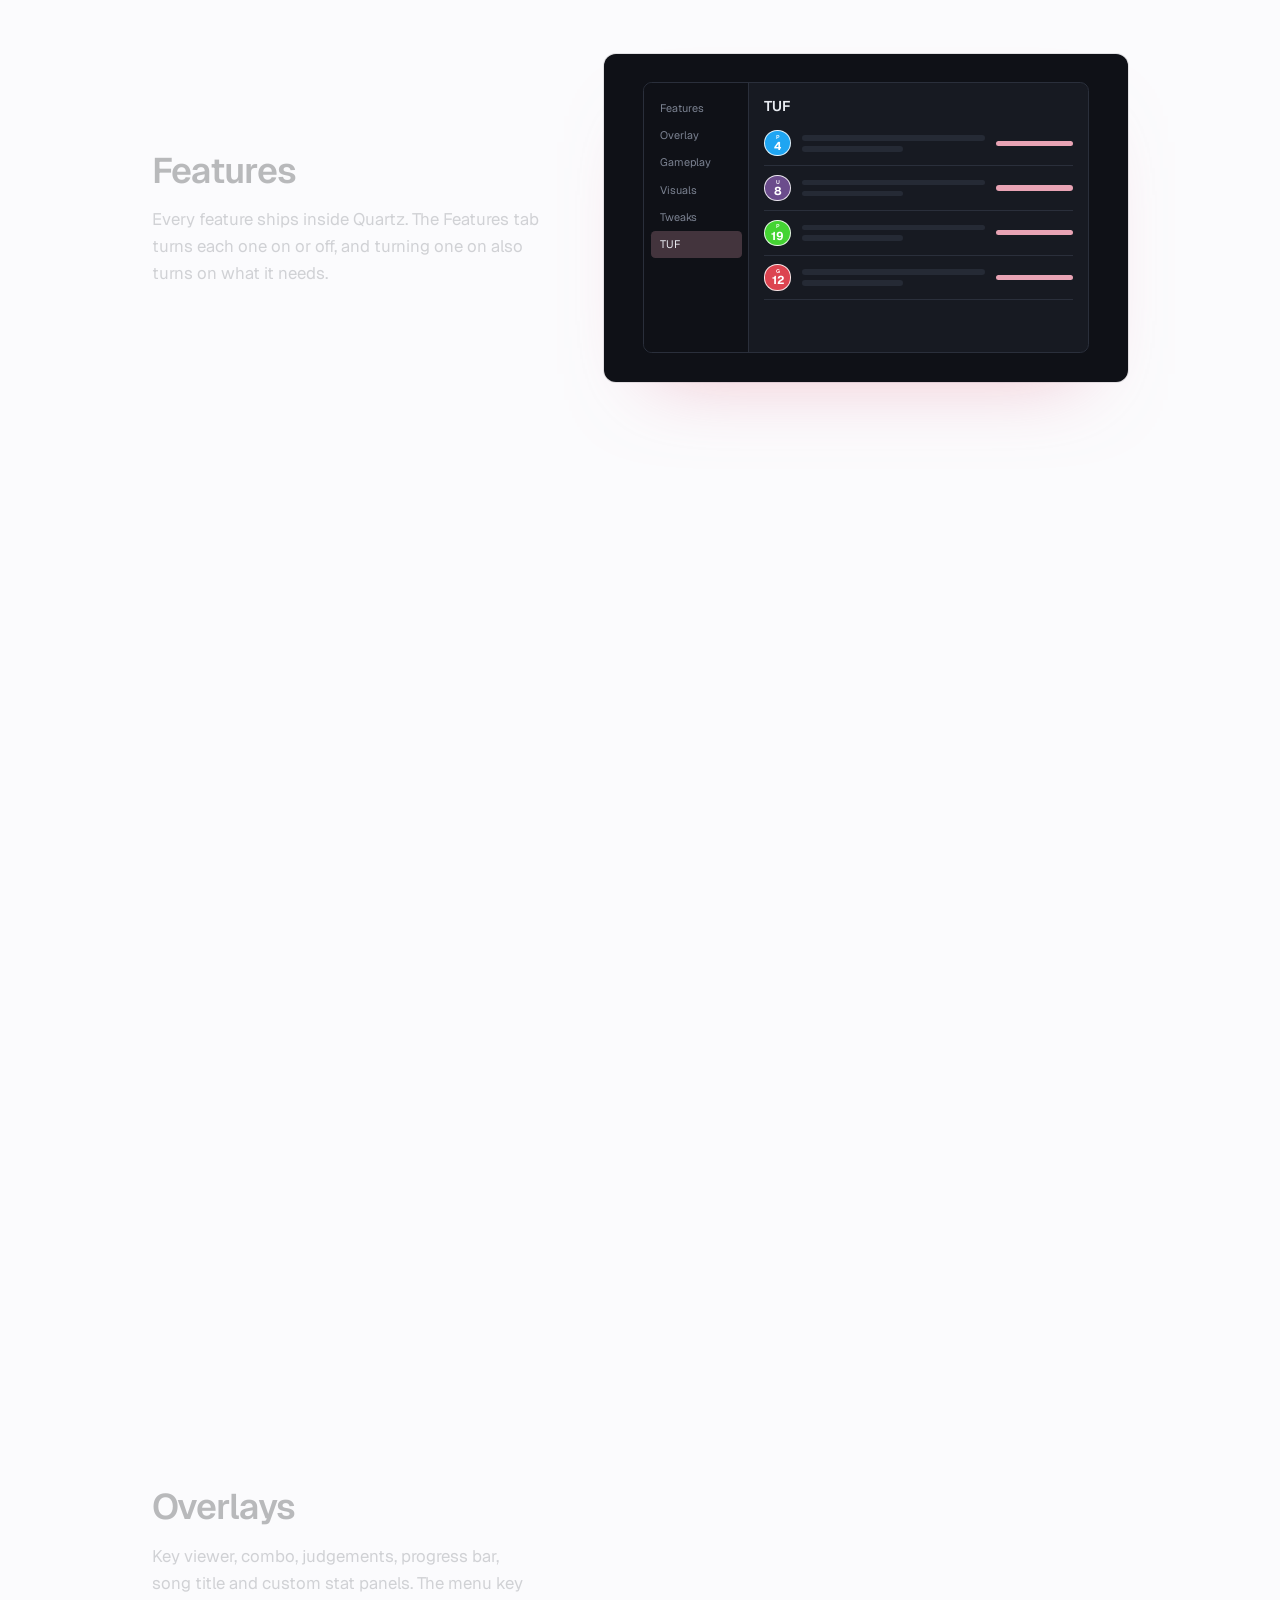
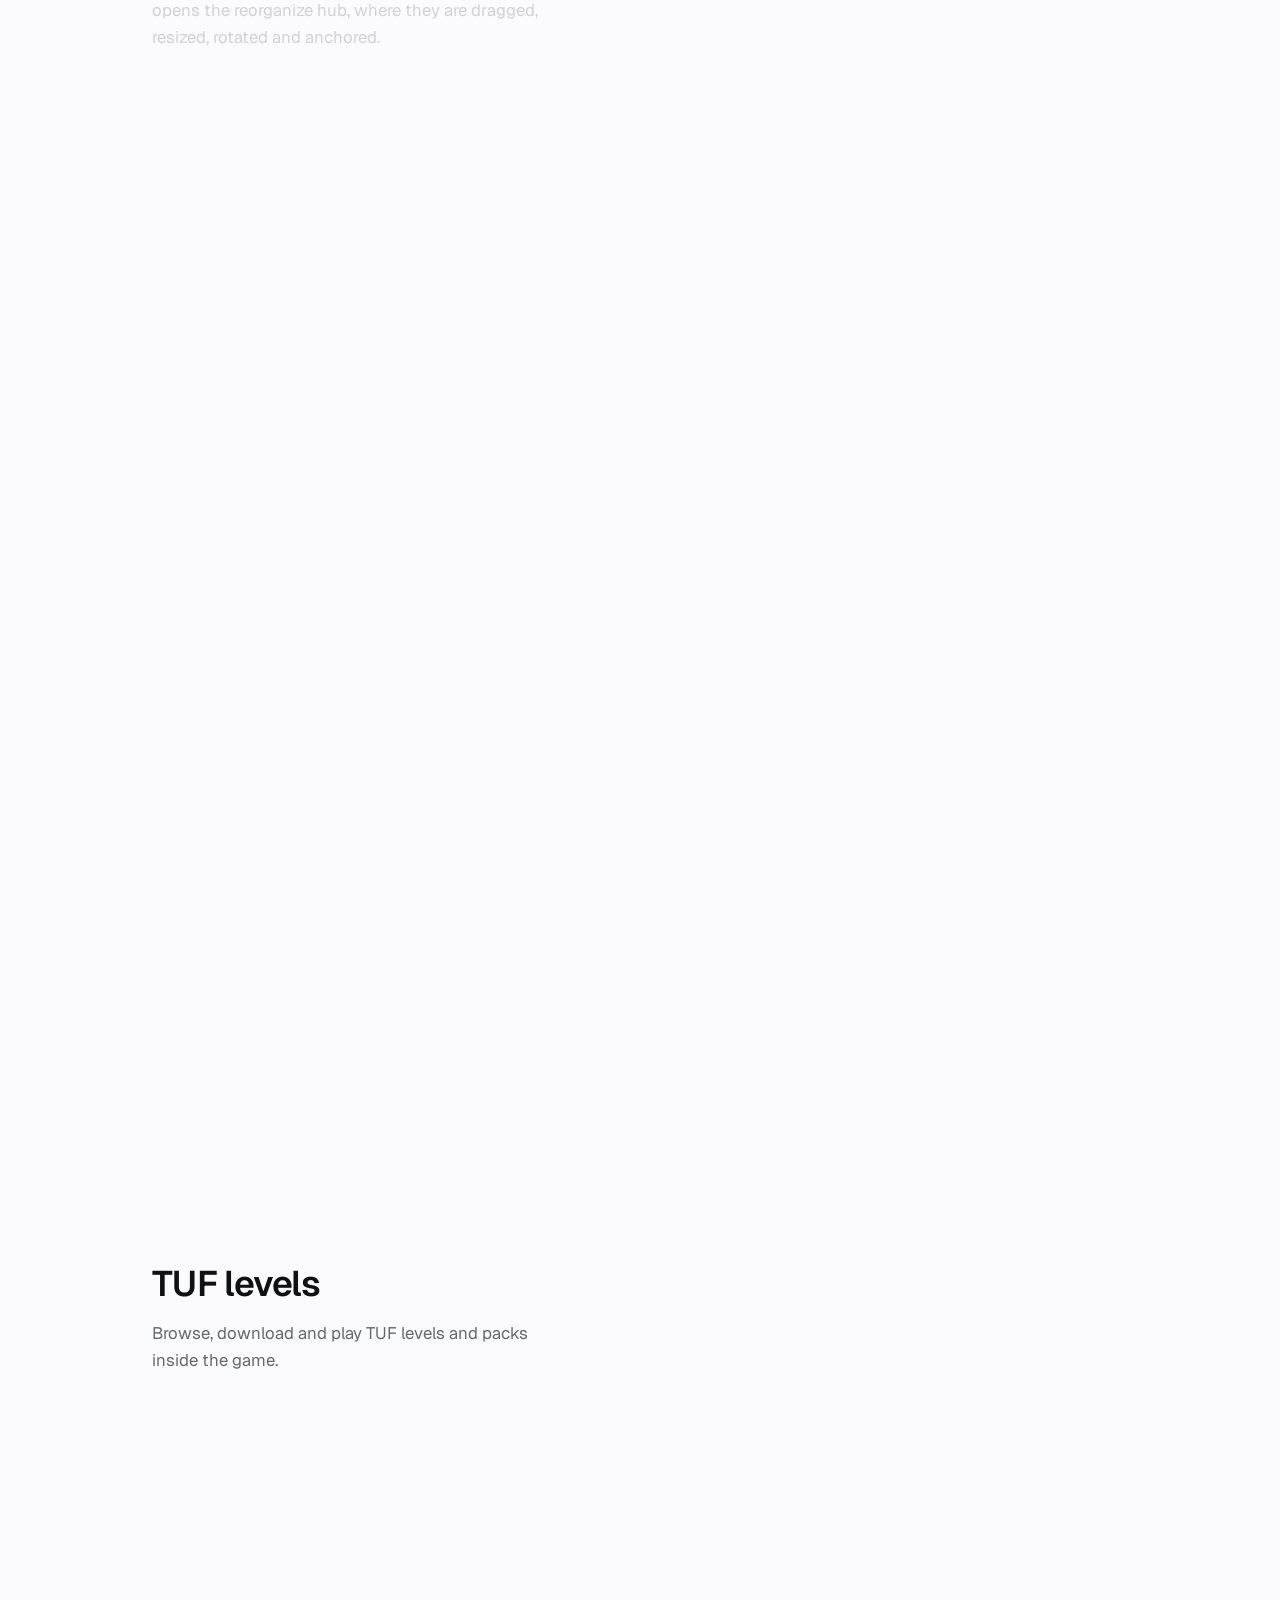
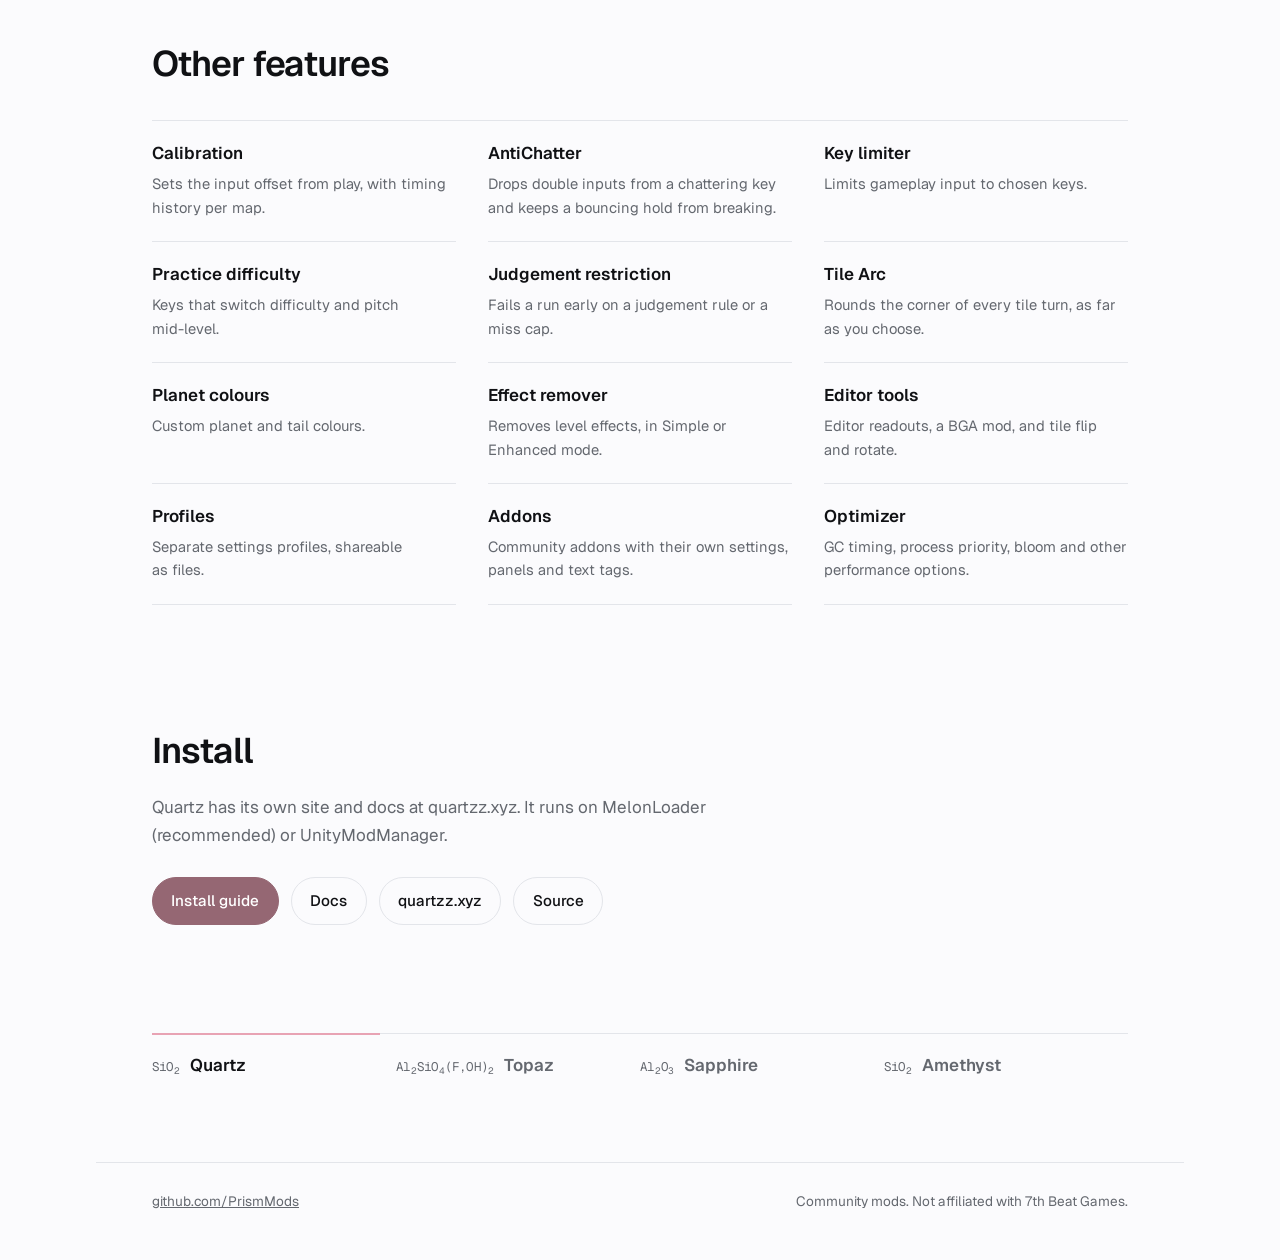
<file: quartz/index.html>
<!doctype html>
<html lang="en" dir="ltr">

<head>
  <meta charset="utf-8">
  <meta name="viewport" content="width=device-width, initial-scale=1">
  <title data-i18n="QUARTZ_TITLE">Quartz — PrismMods</title>
  <meta name="description" data-i18n="QUARTZ_DESC"
    content="Quartz is the all-in-one mod for A Dance of Fire and Ice: overlays, input tools, calibration and community levels in one in-game menu.">
  <meta name="color-scheme" content="light dark">

  <meta property="og:title" content="Quartz — PrismMods">
  <meta property="og:description" content="The all-in-one mod for A Dance of Fire and Ice.">
  <meta property="og:type" content="website">
  <meta property="og:url" content="https://prismmods.github.io/quartz/">

  <link rel="icon"
    href="data:image/svg+xml,%3Csvg xmlns='http://www.w3.org/2000/svg' viewBox='0 0 32 32'%3E%3Cpath d='M16 3 30 28H2Z' fill='none' stroke='%23101114' stroke-width='2.5' stroke-linejoin='round'/%3E%3Cpath d='M16 3v25' stroke='%238B5CF6' stroke-width='2'/%3E%3C/svg%3E">
  <link rel="preconnect" href="https://fonts.googleapis.com">
  <link rel="preconnect" href="https://fonts.gstatic.com" crossorigin>
  <link rel="stylesheet"
    href="https://fonts.googleapis.com/css2?family=Geist+Mono:wght@400;500&family=Geist:wght@400;500;600;700&display=swap">
  <link rel="stylesheet" href="../styles.css">

  <script>
    // Same pre-paint step as the home page: theme and language before first paint.
    document.documentElement.classList.add('js');
    try {
      var t = localStorage.getItem('theme');
      if (t) document.documentElement.dataset.theme = t;
      var l = localStorage.getItem('lang');
      document.documentElement.lang =
        l || ((navigator.language || '').toLowerCase().startsWith('ko') ? 'ko-KR' : 'en-US');
    } catch (e) { }
  </script>
</head>

<body class="modpage" style="--gem:#e8a3b4">
  <a class="skip" href="#main" data-i18n="SKIP_TO_CONTENT">Skip to content</a>

  <header class="bar">
    <a class="mark" href="../">
      <svg class="mark-glyph" viewBox="0 0 32 32" aria-hidden="true">
        <path d="M16 3 30 28H2Z" />
      </svg>
      Prism<span>Mods</span>
    </a>
    <nav class="bar-nav">
      <a href="https://github.com/PrismMods">GitHub</a>
      <button id="lang-toggle" type="button" lang="ko">한국어</button>
      <button id="theme-toggle" type="button" aria-label="Switch to dark theme">
        <svg class="icon-sun" viewBox="0 0 24 24" aria-hidden="true">
          <circle cx="12" cy="12" r="4.2" />
          <path
            d="M12 2v3M12 19v3M2 12h3M19 12h3M4.9 4.9l2.2 2.2M16.9 16.9l2.2 2.2M19.1 4.9l-2.2 2.2M7.1 16.9l-2.2 2.2" />
        </svg>
        <svg class="icon-moon" viewBox="0 0 24 24" aria-hidden="true">
          <path d="M20 14.5A8.5 8.5 0 0 1 9.5 4a8.5 8.5 0 1 0 10.5 10.5Z" />
        </svg>
      </button>
    </nav>
  </header>

  <main id="main">
    <section class="intro" aria-labelledby="mod-name">
      <div class="intro-copy">
        <p class="intro-formula formula">SiO<sub>2</sub></p>
        <h1 id="mod-name" class="intro-name">Quartz</h1>
        <p class="intro-tag" data-i18n="QUARTZ_TAG">An all-in-one mod for A Dance of Fire and Ice.</p>
        <p class="intro-meta">
          <span class="badge gameplay" data-i18n="CAT_GAMEPLAY">Gameplay</span>
        </p>
        <p class="releases" data-repo="PrismMods/Quartz"></p>
      </div>
      <canvas class="gem" data-crystal="quartz" aria-hidden="true"></canvas>
    </section>

    <section class="statement">
      <p><span data-i18n="QUARTZ_STATEMENT">Quartz adds overlays, input tools, calibration, visual tweaks and a TUF level browser to the game. Every feature is built in and turned on or off from one tab.</span></p>
    </section>

    <section class="scene">
      <div class="scene-stage" aria-hidden="true">
        <div class="screen game">

          <!-- Features tab: everything is built in. Overlay Core switches on
               first, then the features that need it. -->
          <div class="pane on" data-step="0">
            <div class="menu" style="--x:36;--y:26;--w:408;--h:248">
              <ul class="menu-side">
                <li class="on">Features</li>
                <li>Overlay</li>
                <li>Gameplay</li>
                <li>Visuals</li>
                <li>Tweaks</li>
                <li>TUF</li>
              </ul>
              <div class="menu-body">
                <p class="menu-title">Features</p>
                <p class="mod-row"><span>Overlay Core</span><i class="switch scrub"
                    style="--r:cover 26% cover 30%"></i></p>
                <p class="mod-row"><span>Key Viewer</span><i class="switch scrub"
                    style="--r:cover 32% cover 36%"></i></p>
                <p class="mod-row"><span>Combo</span><i class="switch scrub" style="--r:cover 38% cover 42%"></i></p>
                <p class="mod-row"><span>AntiChatter</span><i class="switch scrub"
                    style="--r:cover 44% cover 48%"></i></p>
                <p class="mod-row"><span>Tile Arc</span><i class="switch scrub"
                    style="--r:cover 50% cover 54%"></i></p>
              </div>
            </div>
          </div>

          <!-- Reorganize hub: the menu key dims the game, every overlay
               becomes a draggable box, and Settings / Close sit mid-screen. -->
          <div class="pane" data-step="1">
            <svg class="track" viewBox="0 0 480 300" style="opacity:.45">
              <path class="lane-tiles" d="M96,168 L384,168" />
              <circle class="planet fire" cx="240" cy="168" r="9" />
              <circle class="planet ice" cx="270" cy="168" r="9" />
            </svg>
            <span class="edge-progress" style="--x:0;--y:0;--w:480"><i></i></span>
            <span class="drag combo-box scrub" style="--x:190;--y:28;--w:100"><small>Combo</small>128</span>
            <span class="drag keys-box scrub" style="--x:20;--y:232;--w:120"><i></i><i></i><i></i><i></i></span>
            <span class="ui-btn" style="--x:172;--y:200;--w:64">Settings</span>
            <span class="ui-btn" style="--x:244;--y:200;--w:64">Close</span>
          </div>

          <!-- TUF browser: downloads fill in, one row at a time. -->
          <div class="pane" data-step="2">
            <div class="menu" style="--x:36;--y:26;--w:408;--h:248">
              <ul class="menu-side">
                <li>Features</li>
                <li>Overlay</li>
                <li>Gameplay</li>
                <li>Visuals</li>
                <li>Tweaks</li>
                <li class="on">TUF</li>
              </ul>
              <div class="menu-body">
                <p class="menu-title">TUF</p>
                <p class="level-row"><span class="diff" style="--d:#1fa5f2"><small>P</small>4</span><span class="lines"><i></i><i
                      class="short"></i></span><span class="meter"><i class="fill scrub"
                      style="--r:cover 26% cover 40%"></i></span></p>
                <p class="level-row"><span class="diff" style="--d:#6b4c8c"><small>U</small>8</span><span class="lines"><i></i><i
                      class="short"></i></span><span class="meter"><i class="fill scrub"
                      style="--r:cover 36% cover 52%"></i></span></p>
                <p class="level-row"><span class="diff" style="--d:#44d433"><small>P</small>19</span><span class="lines"><i></i><i
                      class="short"></i></span><span class="meter"><i class="fill scrub"
                      style="--r:cover 46% cover 64%"></i></span></p>
                <p class="level-row"><span class="diff" style="--d:#dc4450"><small>G</small>12</span><span class="lines"><i></i><i
                      class="short"></i></span><span class="meter"><i class="fill scrub"
                      style="--r:cover 56% cover 70%"></i></span></p>
              </div>
            </div>
          </div>

        </div>
      </div>

      <div class="steps">
        <div class="step on" data-step="0">
          <div class="step-copy">
            <h2 data-i18n="QUARTZ_S1_TITLE">Features</h2>
            <p data-i18n="QUARTZ_S1_BODY">Every feature ships inside Quartz. The Features tab turns each one on or off, and turning one on also turns on what it needs.</p>
          </div>
        </div>
        <div class="step" data-step="1">
          <div class="step-copy">
            <h2 data-i18n="QUARTZ_S2_TITLE">Overlays</h2>
            <p data-i18n="QUARTZ_S2_BODY">Key viewer, combo, judgements, progress bar, song title and custom stat panels. The menu key opens the reorganize hub, where they are dragged, resized, rotated and anchored.</p>
          </div>
        </div>
        <div class="step" data-step="2">
          <div class="step-copy">
            <h2 data-i18n="QUARTZ_S3_TITLE">TUF levels</h2>
            <p data-i18n="QUARTZ_S3_BODY">Browse, download and play TUF levels and packs inside the game.</p>
          </div>
        </div>
      </div>
    </section>

    <section class="more" aria-labelledby="more-heading">
      <h2 id="more-heading" data-i18n="MORE_HEADING">Other features</h2>
      <ul class="more-list">
        <li><a href="https://quartzz.xyz/docs/features/calibration/"><span class="more-name"
              data-i18n="QUARTZ_F_CALIBRATION">Calibration</span>
            <span class="more-line" data-i18n="QUARTZ_F_CALIBRATION_LINE">Sets the input offset from play, with timing history per map.</span></a></li>
        <li><a href="https://quartzz.xyz/docs/features/antichatter/"><span class="more-name"
              data-i18n="QUARTZ_F_ANTICHATTER">AntiChatter</span>
            <span class="more-line" data-i18n="QUARTZ_F_ANTICHATTER_LINE">Drops double inputs from a chattering key and keeps a bouncing hold from breaking.</span></a></li>
        <li><a href="https://quartzz.xyz/docs/features/key-limiter/"><span class="more-name"
              data-i18n="QUARTZ_F_INPUT">Key limiter</span>
            <span class="more-line" data-i18n="QUARTZ_F_INPUT_LINE">Limits gameplay input to chosen keys.</span></a></li>
        <li><a href="https://quartzz.xyz/docs/features/practice/"><span class="more-name"
              data-i18n="QUARTZ_F_PRACTICE">Practice difficulty</span>
            <span class="more-line" data-i18n="QUARTZ_F_PRACTICE_LINE">Keys that switch difficulty and pitch mid-level.</span></a></li>
        <li><a href="https://quartzz.xyz/docs/features/restriction/"><span class="more-name"
              data-i18n="QUARTZ_F_RESTRICTION">Judgement restriction</span>
            <span class="more-line" data-i18n="QUARTZ_F_RESTRICTION_LINE">Fails a run early on a judgement rule or a miss cap.</span></a></li>
        <li><a href="https://quartzz.xyz/docs/features/tile-arc/"><span class="more-name"
              data-i18n="QUARTZ_F_TILEARC">Tile Arc</span>
            <span class="more-line" data-i18n="QUARTZ_F_TILEARC_LINE">Rounds the corner of every tile turn, as far as you choose.</span></a></li>
        <li><a href="https://quartzz.xyz/docs/features/planet-colors/"><span class="more-name"
              data-i18n="QUARTZ_F_PLANETS">Planet colours</span>
            <span class="more-line" data-i18n="QUARTZ_F_PLANETS_LINE">Custom planet and tail colours.</span></a></li>
        <li><a href="https://quartzz.xyz/docs/features/effect-remover/"><span class="more-name"
              data-i18n="QUARTZ_F_EFFECTS">Effect remover</span>
            <span class="more-line" data-i18n="QUARTZ_F_EFFECTS_LINE">Removes level effects, in Simple or Enhanced mode.</span></a></li>
        <li><a href="https://quartzz.xyz/docs/features/editor/"><span class="more-name"
              data-i18n="QUARTZ_F_EDITOR">Editor tools</span>
            <span class="more-line" data-i18n="QUARTZ_F_EDITOR_LINE">Editor readouts, a BGA mod, and tile flip and rotate.</span></a></li>
        <li><a href="https://quartzz.xyz/docs/features/profiles/"><span class="more-name"
              data-i18n="QUARTZ_F_PROFILES">Profiles</span>
            <span class="more-line" data-i18n="QUARTZ_F_PROFILES_LINE">Separate settings profiles, shareable as files.</span></a></li>
        <li><a href="https://quartzz.xyz/docs/features/addons/"><span class="more-name"
              data-i18n="QUARTZ_F_ADDONS">Addons</span>
            <span class="more-line" data-i18n="QUARTZ_F_ADDONS_LINE">Community addons with their own settings, panels and text tags.</span></a></li>
        <li><a href="https://quartzz.xyz/docs/features/optimizer/"><span class="more-name"
              data-i18n="QUARTZ_F_OPTIMIZER">Optimizer</span>
            <span class="more-line" data-i18n="QUARTZ_F_OPTIMIZER_LINE">GC timing, process priority, bloom and other performance options.</span></a></li>
      </ul>
    </section>

    <section class="get" aria-labelledby="get-heading">
      <h2 id="get-heading" data-i18n="GET_HEADING">Install</h2>
      <p class="get-note" data-i18n="QUARTZ_GET_NOTE">Quartz has its own site and docs at quartzz.xyz. It runs on MelonLoader (recommended) or UnityModManager.</p>
      <p class="get-links">
        <a class="btn btn-gem" href="https://quartzz.xyz/docs/install/" data-i18n="BTN_INSTALL">Install guide</a>
        <a class="btn" href="https://quartzz.xyz/docs/" data-i18n="BTN_DOCS">Docs</a>
        <a class="btn" href="https://quartzz.xyz/" data-i18n="BTN_SITE">quartzz.xyz</a>
        <a class="btn" href="https://github.com/PrismMods/Quartz" data-i18n="BTN_SOURCE">Source</a>
      </p>
    </section>

    <nav class="pager" aria-label="Mods" data-i18n-label="PAGER_LABEL">
      <ul>
        <li style="--gem:#e8a3b4"><a href="../quartz/" aria-current="page"><span
              class="formula">SiO<sub>2</sub></span>Quartz</a></li>
        <li style="--gem:#f0703c"><a href="../topaz/"><span class="formula">Al<sub>2</sub>SiO<sub>4</sub>(F,OH)<sub>2</sub></span>Topaz</a></li>
        <li style="--gem:#3a6ff0"><a href="../sapphire/"><span
              class="formula">Al<sub>2</sub>O<sub>3</sub></span>Sapphire</a></li>
        <li style="--gem:#8b5cf6"><a href="../amethyst/"><span class="formula">SiO<sub>2</sub></span>Amethyst</a></li>
      </ul>
    </nav>
  </main>

  <footer class="foot">
    <p><a href="https://github.com/PrismMods">github.com/PrismMods</a></p>
    <p data-i18n="FOOTER_NOTE">Community mods. Not affiliated with 7th Beat Games.</p>
  </footer>

  <script src="../site.js"></script>
</body>

</html>
</file>
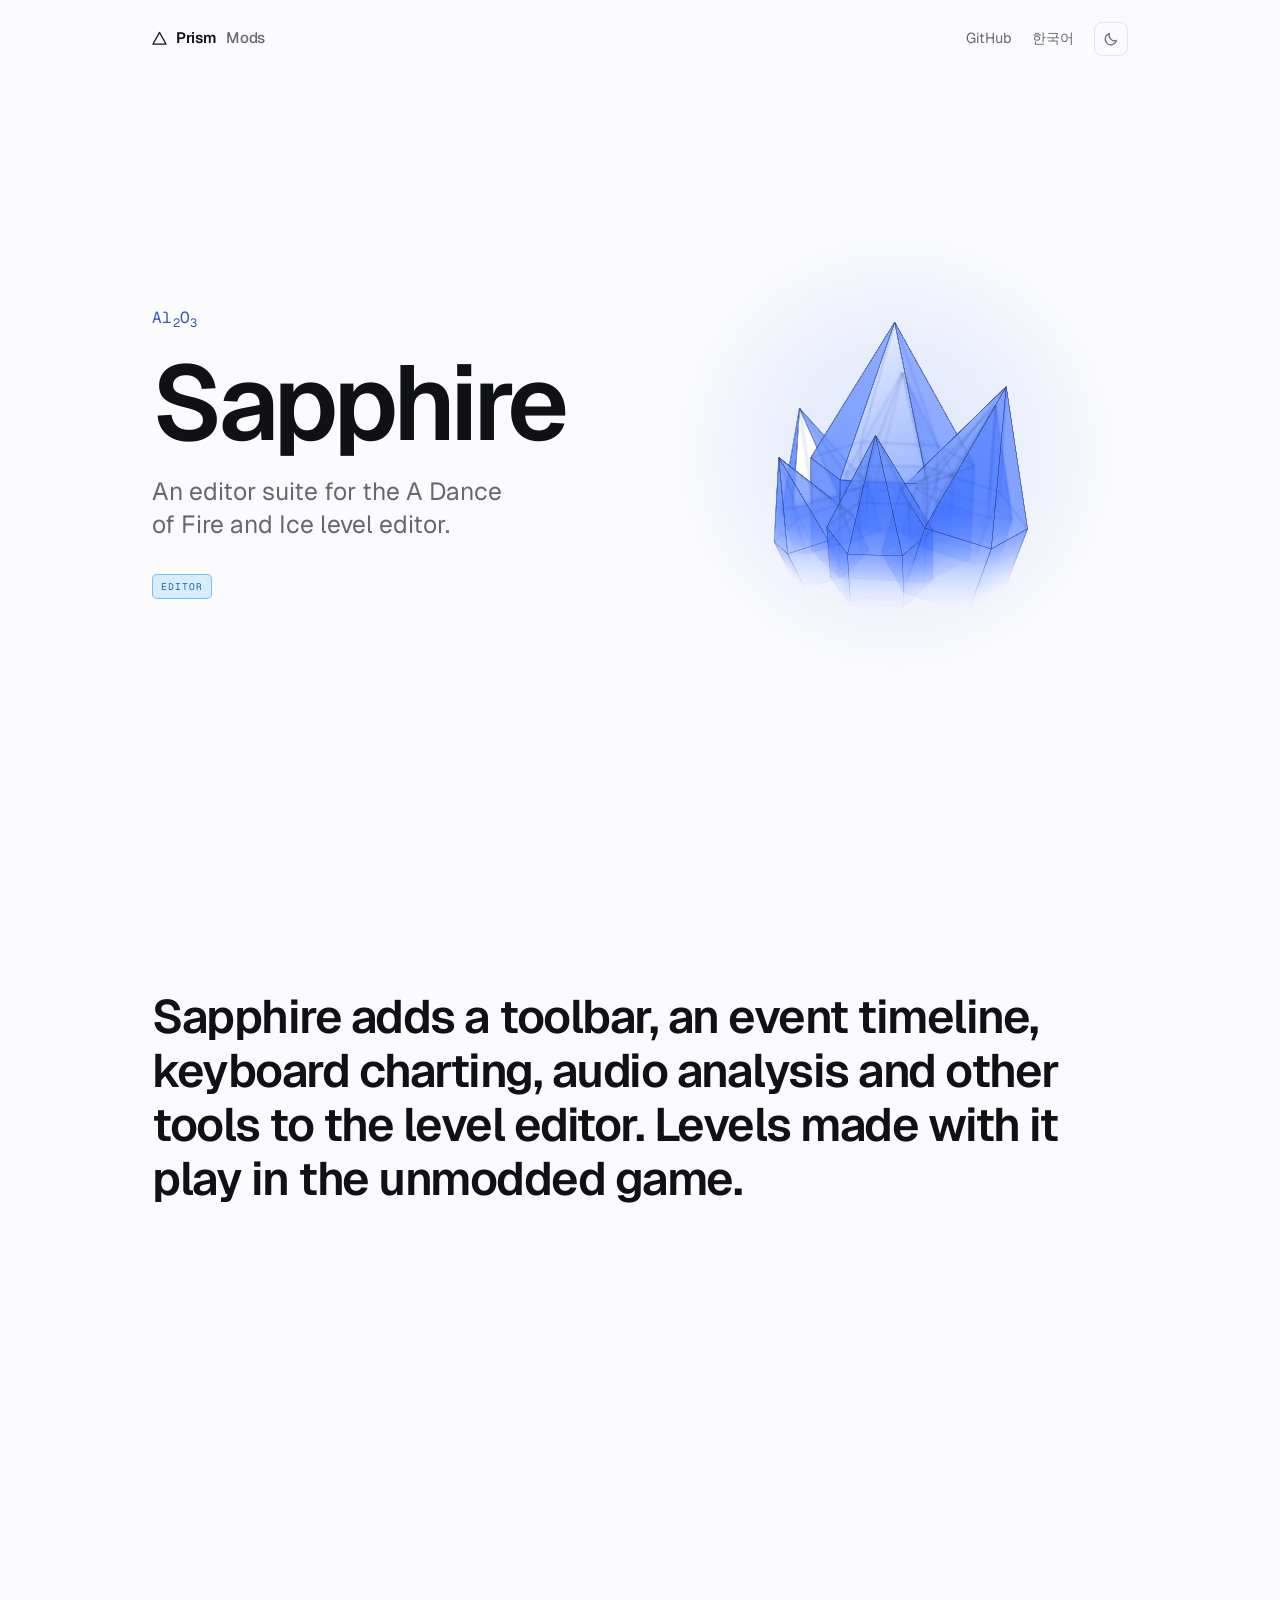
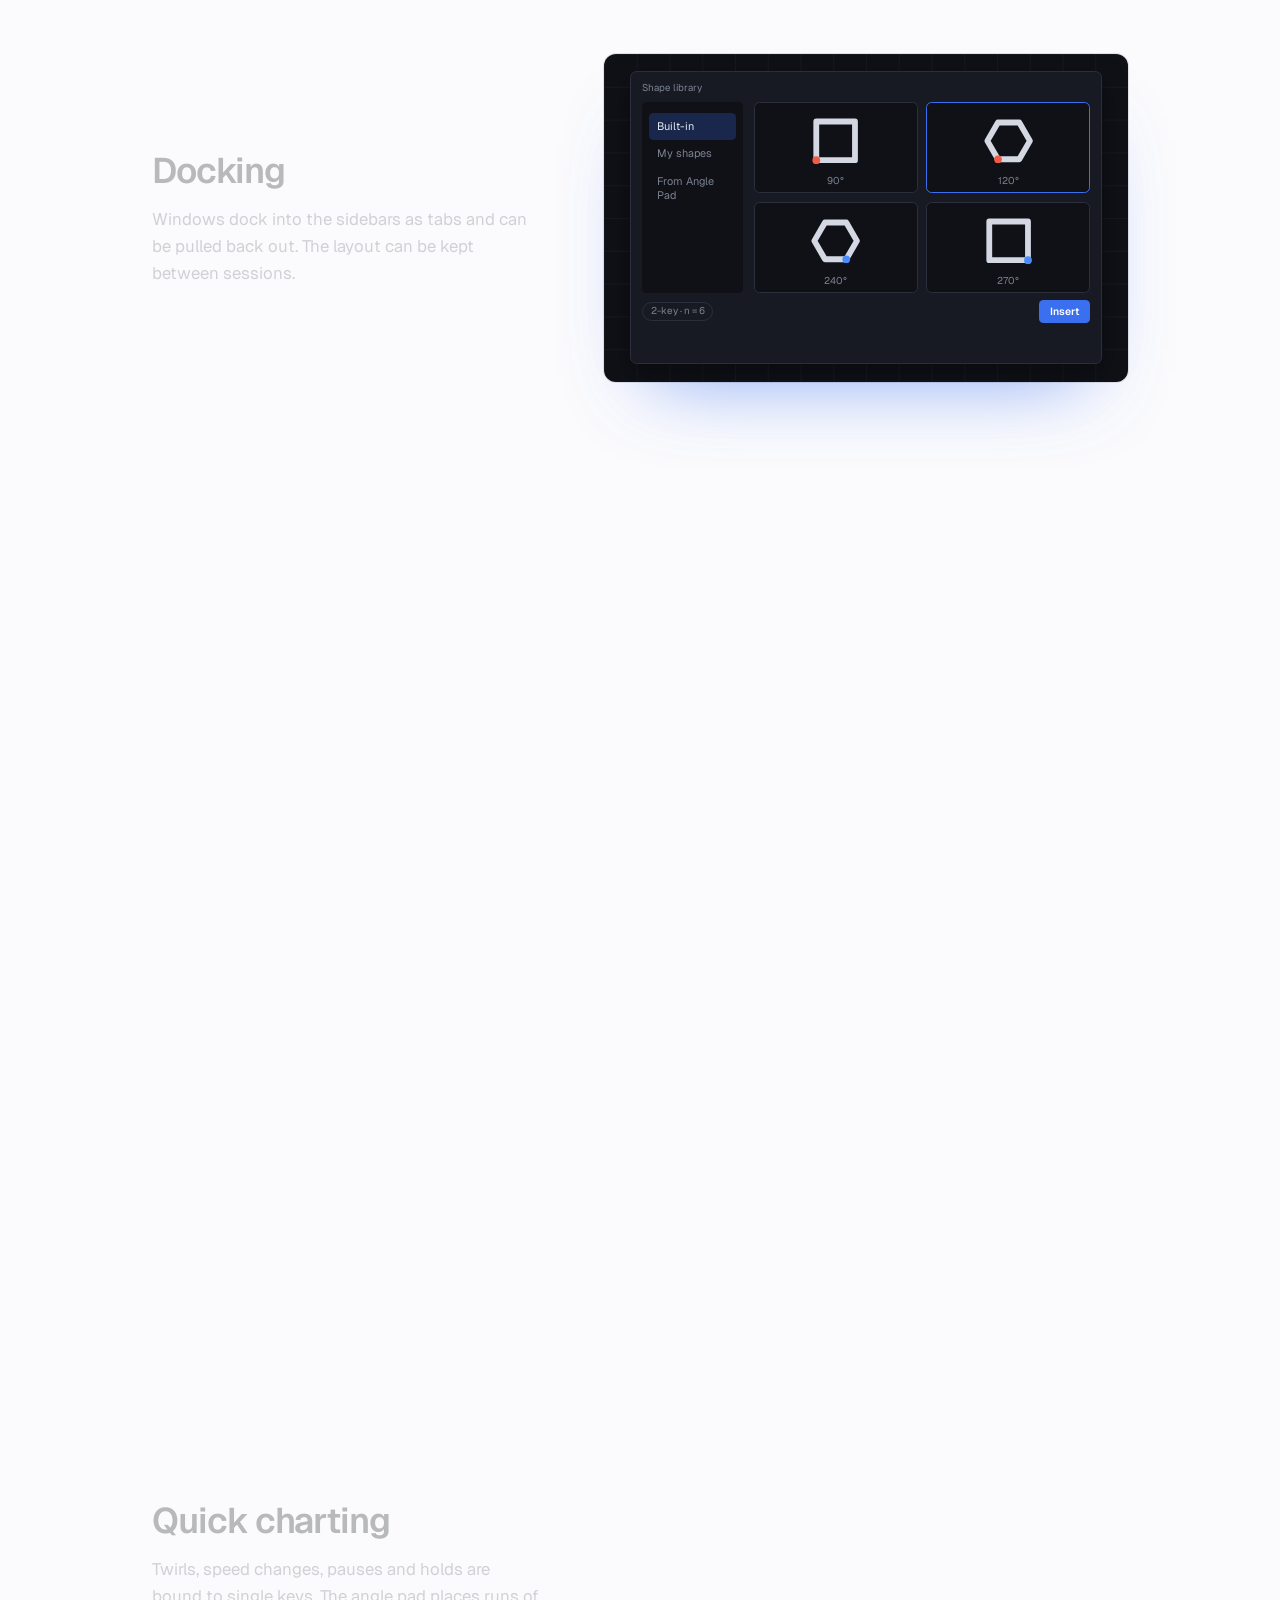
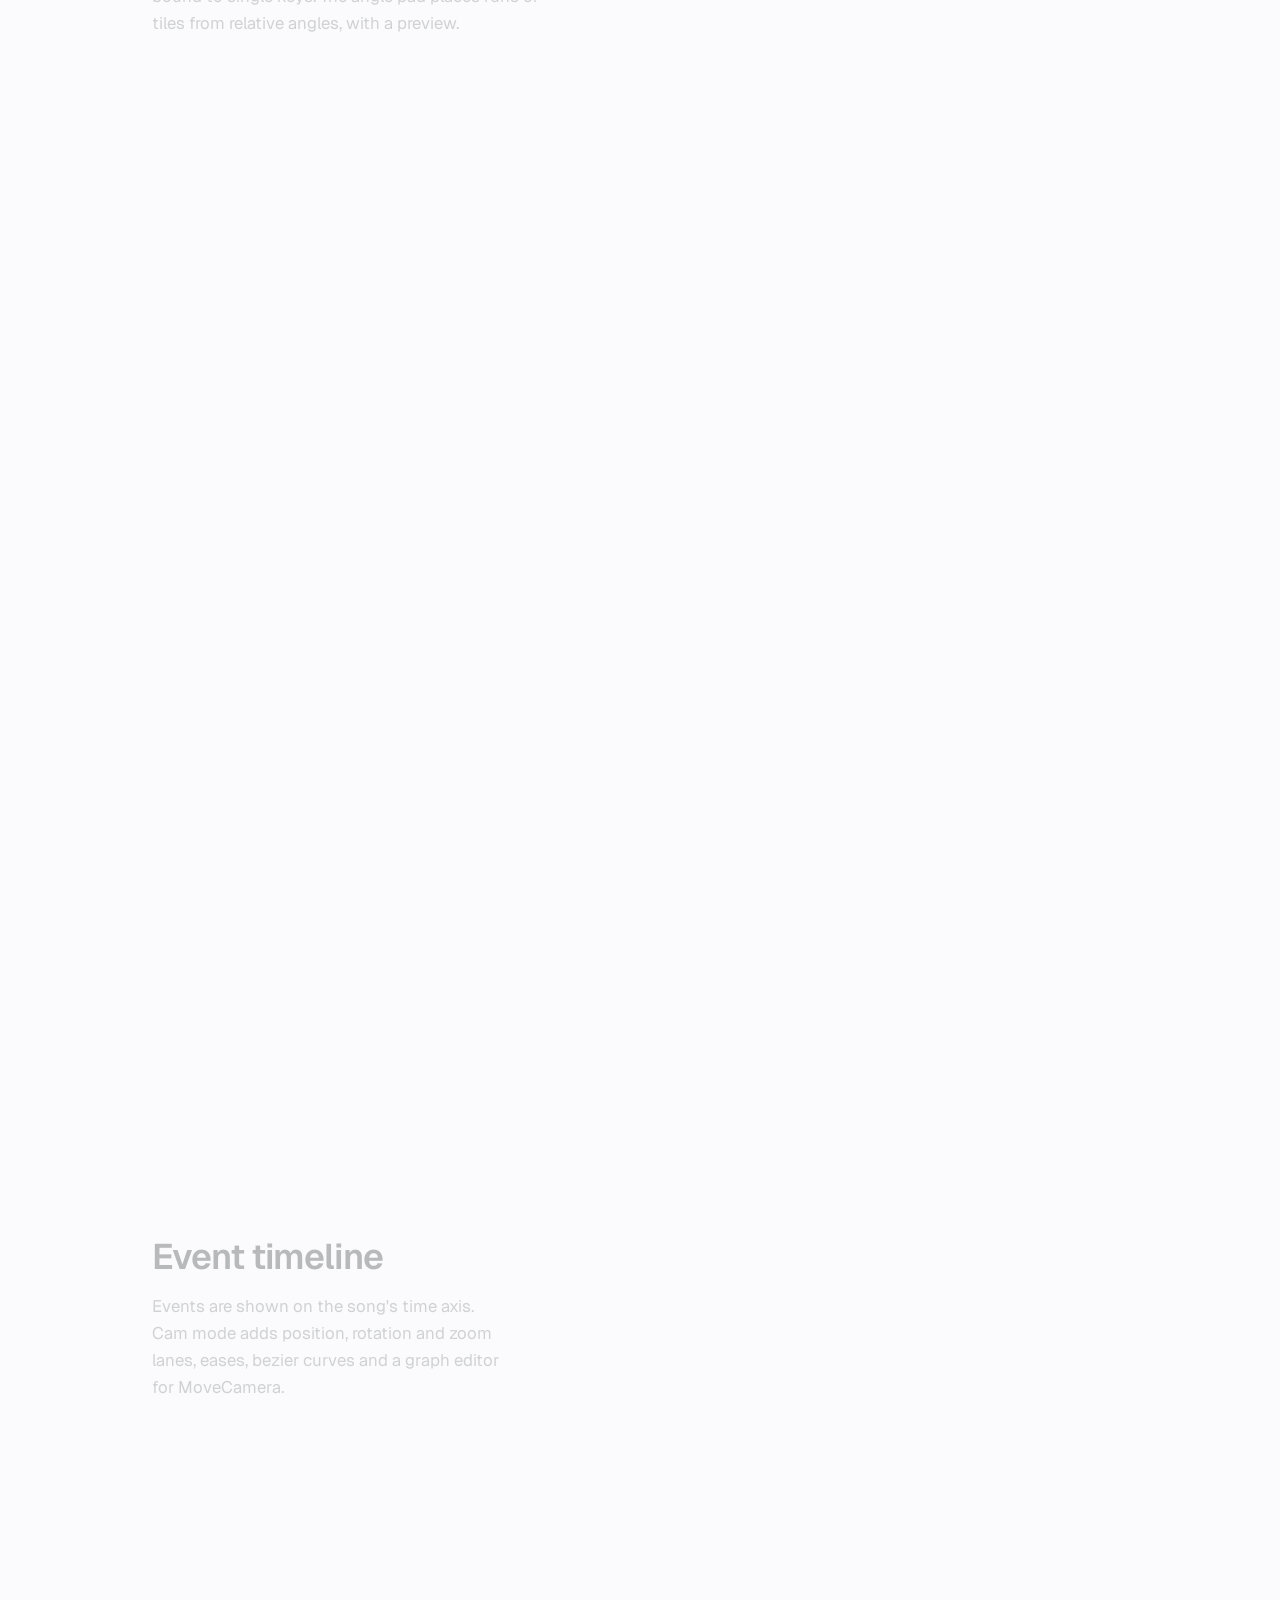
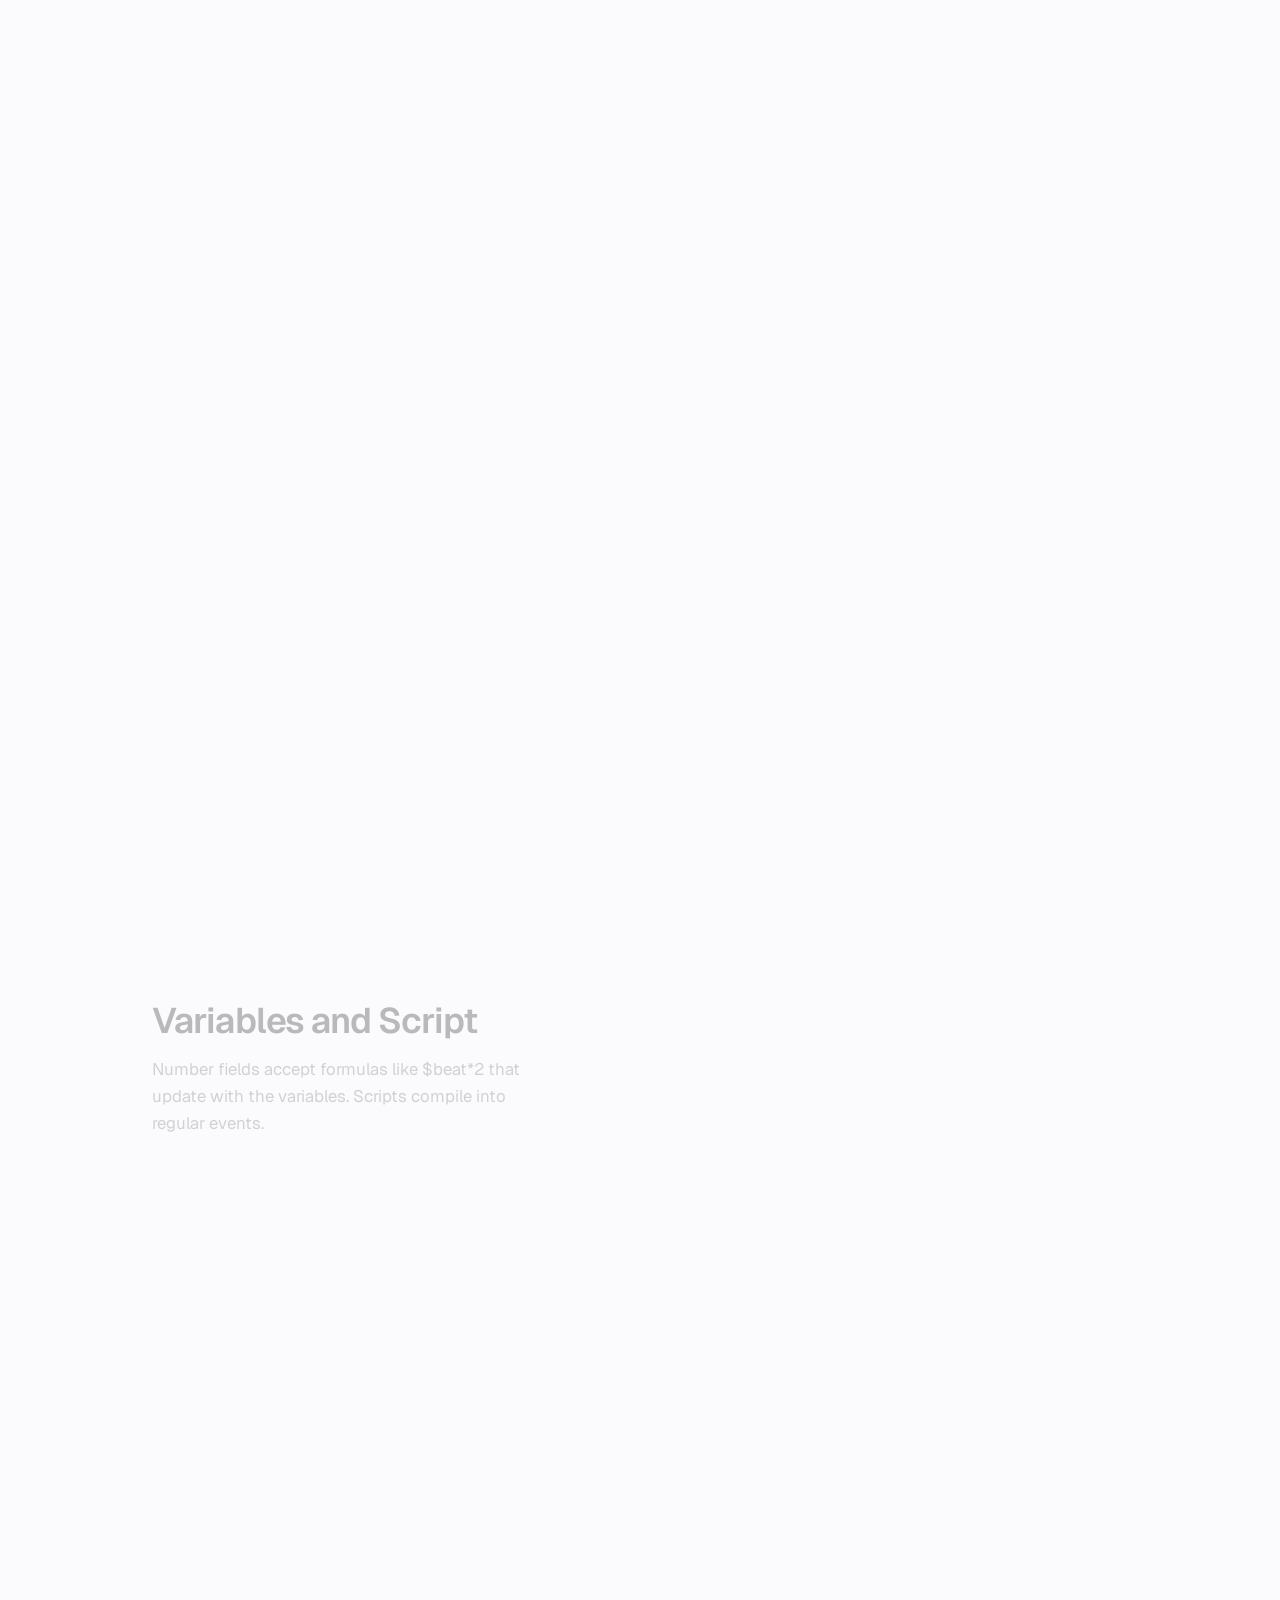
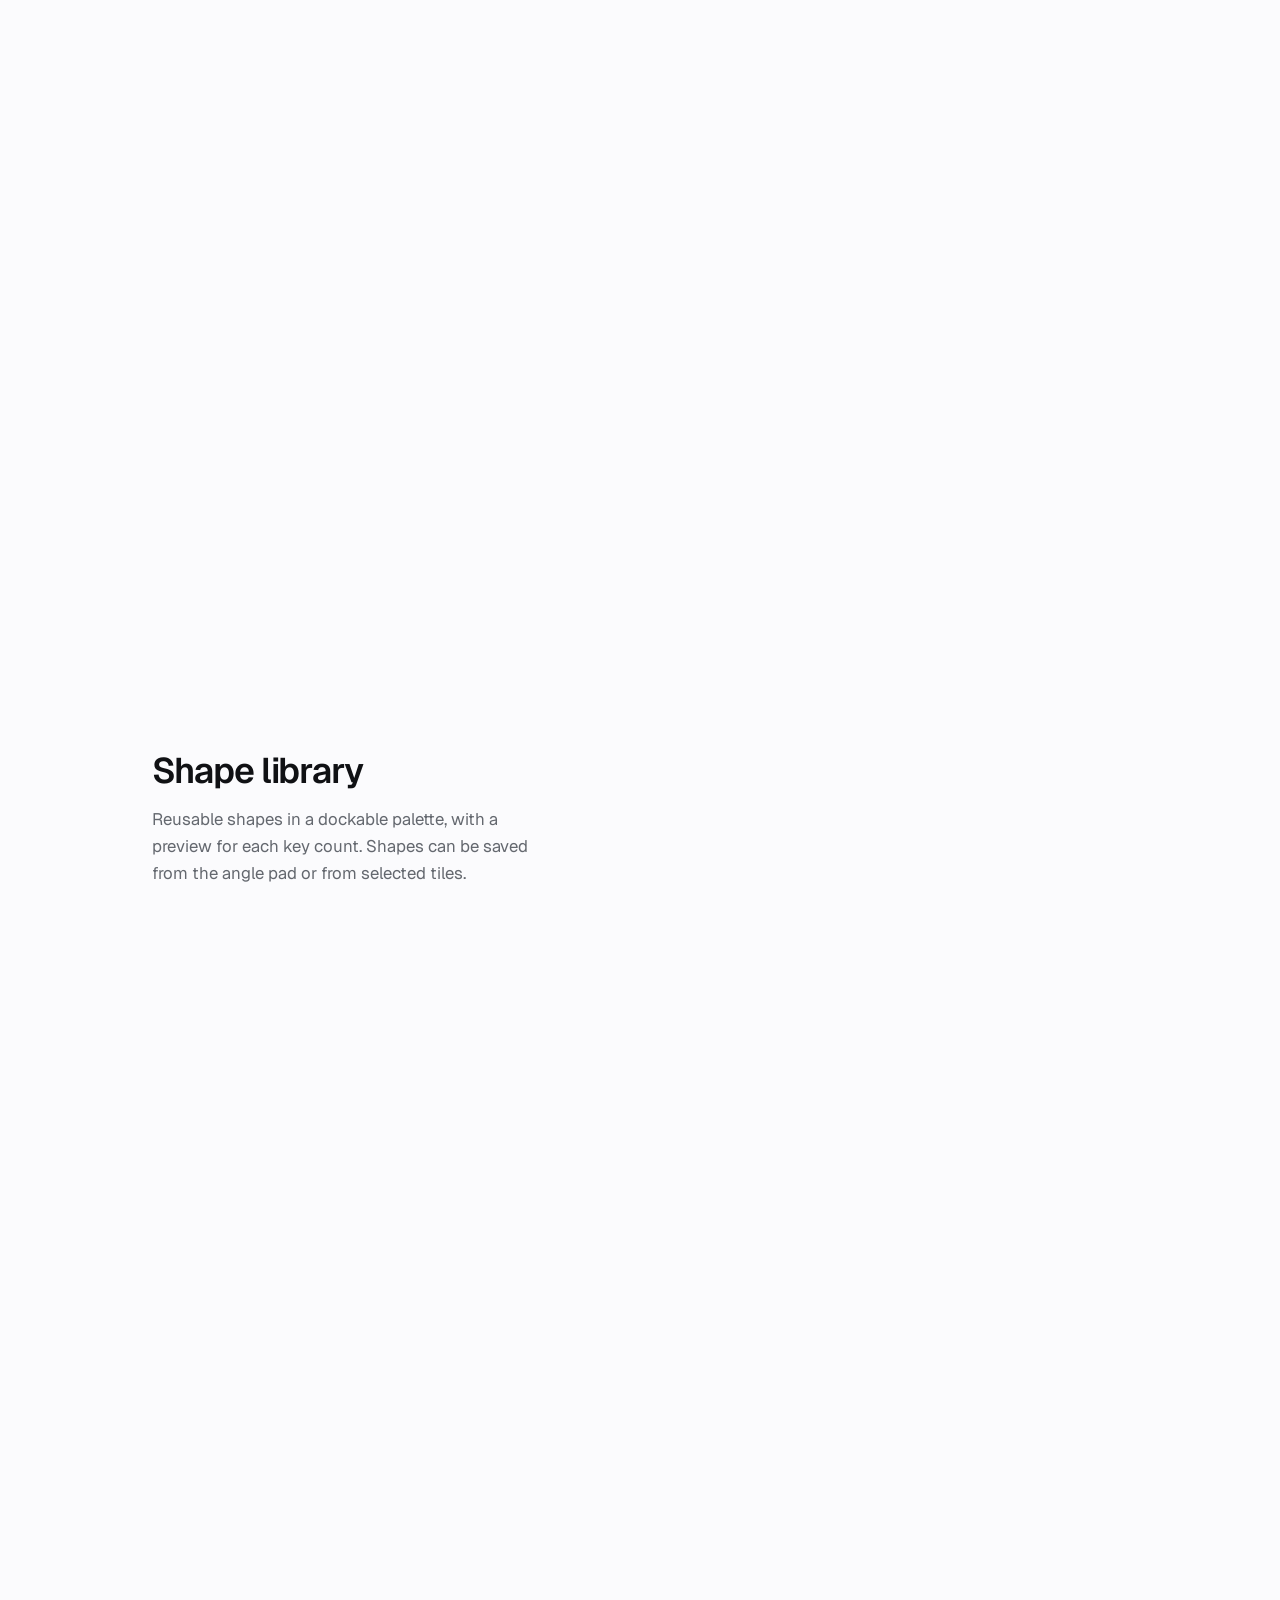
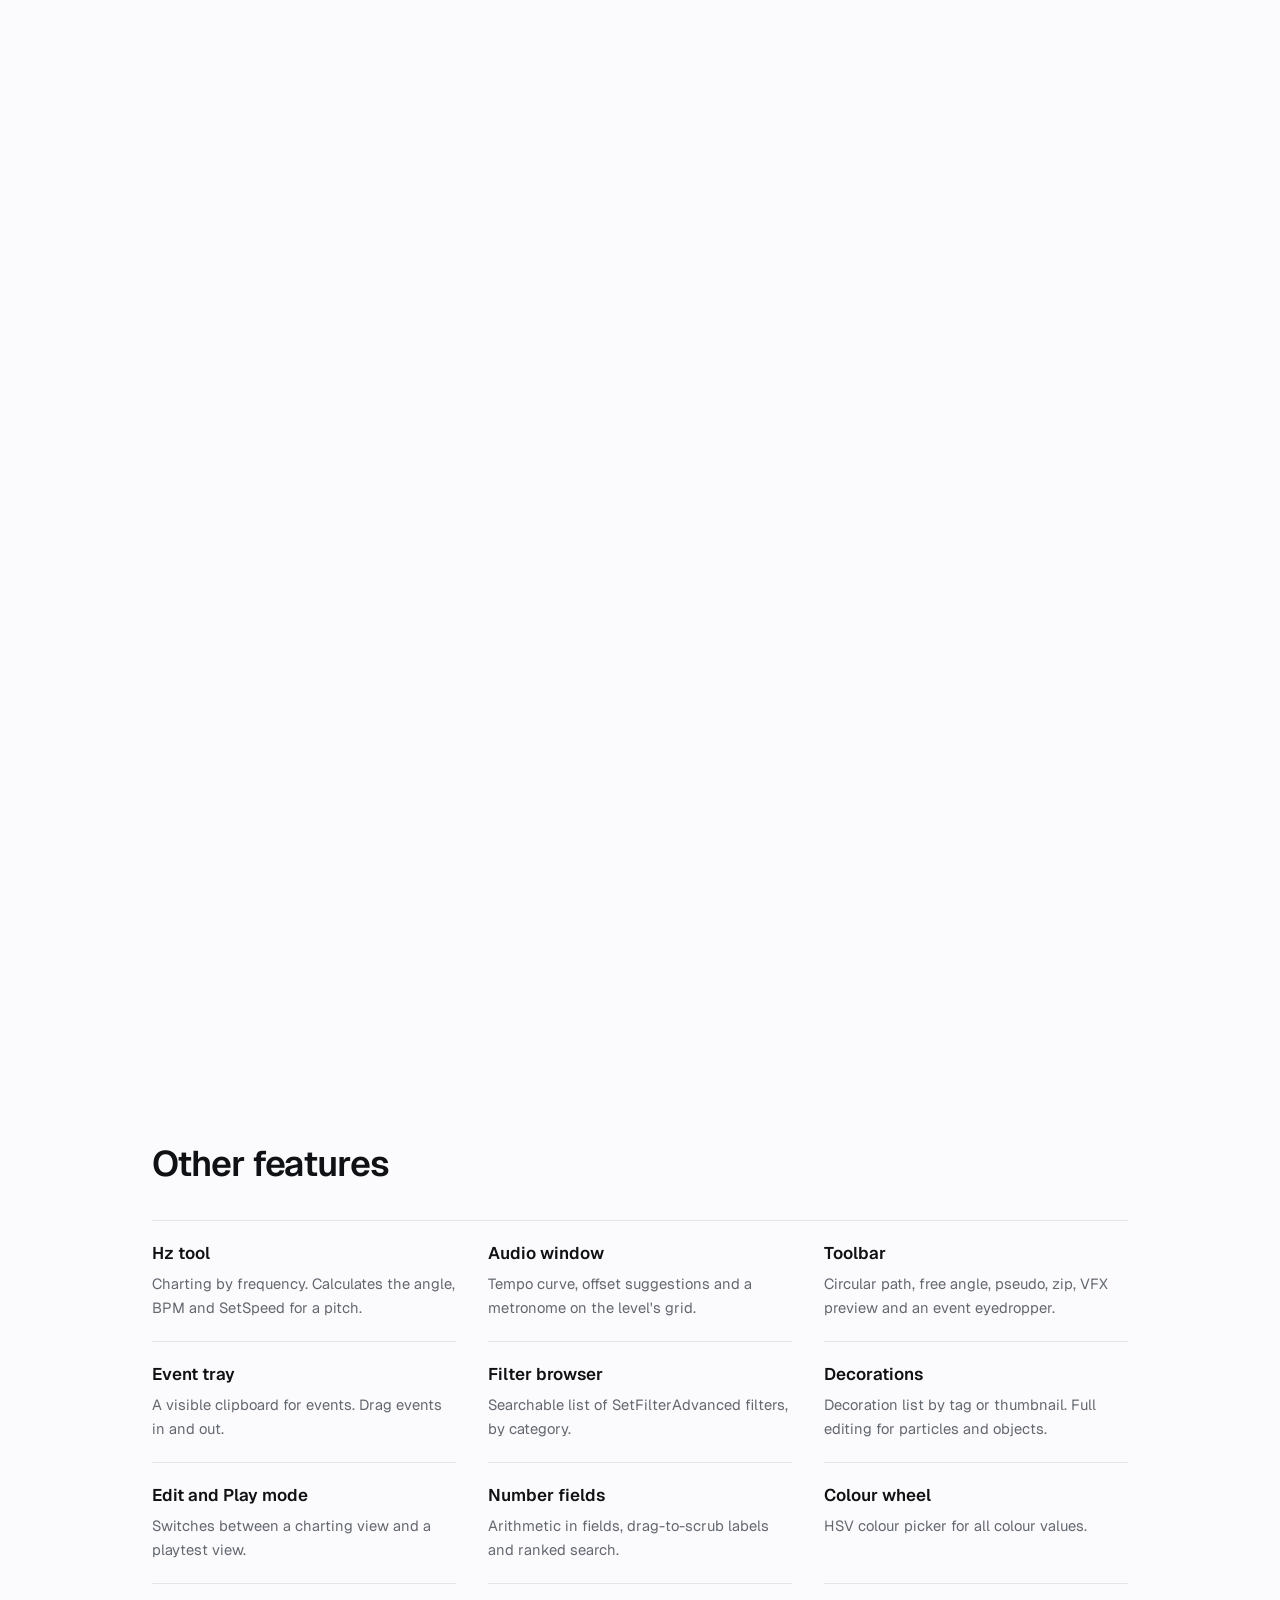
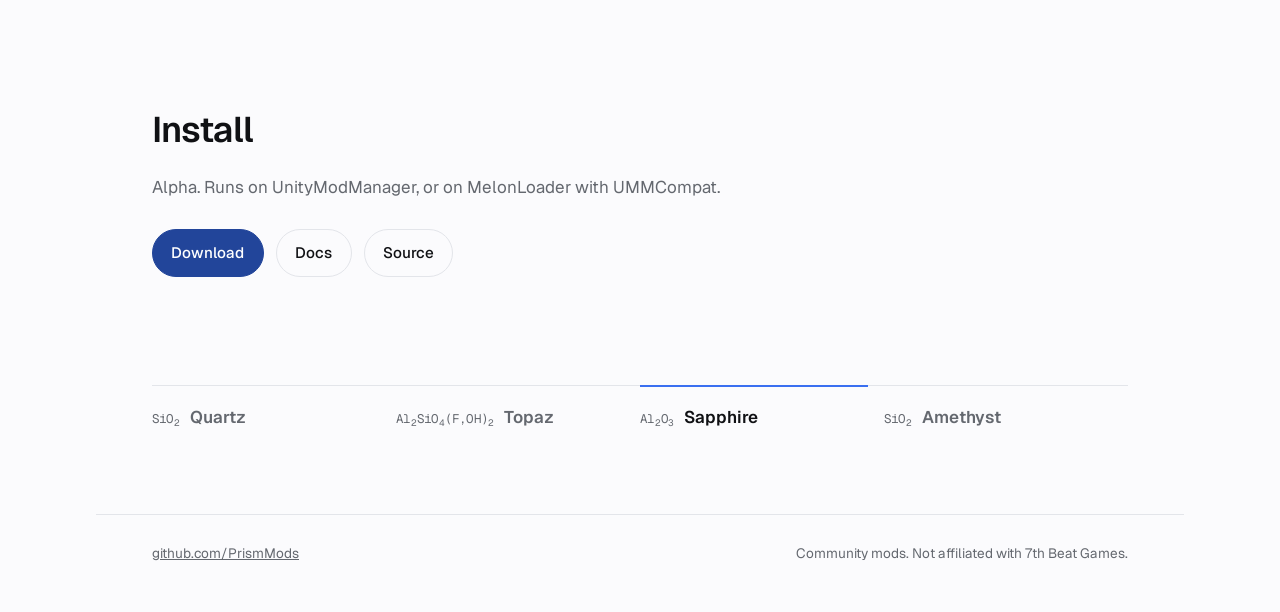
<file: sapphire/index.html>
<!doctype html>
<html lang="en" dir="ltr">

<head>
  <meta charset="utf-8">
  <meta name="viewport" content="width=device-width, initial-scale=1">
  <title data-i18n="SAPPHIRE_TITLE">Sapphire — PrismMods</title>
  <meta name="description" data-i18n="SAPPHIRE_DESC"
    content="Sapphire is an editor suite for A Dance of Fire and Ice: a toolbar, an event timeline, keyboard charting and audio analysis on top of the level editor.">
  <meta name="color-scheme" content="light dark">

  <meta property="og:title" content="Sapphire — PrismMods">
  <meta property="og:description" content="An editor suite for A Dance of Fire and Ice.">
  <meta property="og:type" content="website">
  <meta property="og:url" content="https://prismmods.github.io/sapphire/">

  <link rel="icon"
    href="data:image/svg+xml,%3Csvg xmlns='http://www.w3.org/2000/svg' viewBox='0 0 32 32'%3E%3Cpath d='M16 3 30 28H2Z' fill='none' stroke='%23101114' stroke-width='2.5' stroke-linejoin='round'/%3E%3Cpath d='M16 3v25' stroke='%238B5CF6' stroke-width='2'/%3E%3C/svg%3E">
  <link rel="preconnect" href="https://fonts.googleapis.com">
  <link rel="preconnect" href="https://fonts.gstatic.com" crossorigin>
  <link rel="stylesheet"
    href="https://fonts.googleapis.com/css2?family=Geist+Mono:wght@400;500&family=Geist:wght@400;500;600;700&display=swap">
  <link rel="stylesheet" href="../styles.css">

  <script>
    // Same pre-paint step as the home page: theme and language before first paint.
    document.documentElement.classList.add('js');
    try {
      var t = localStorage.getItem('theme');
      if (t) document.documentElement.dataset.theme = t;
      var l = localStorage.getItem('lang');
      document.documentElement.lang =
        l || ((navigator.language || '').toLowerCase().startsWith('ko') ? 'ko-KR' : 'en-US');
    } catch (e) { }
  </script>
</head>

<body class="modpage" style="--gem:#3a6ff0">
  <a class="skip" href="#main" data-i18n="SKIP_TO_CONTENT">Skip to content</a>

  <header class="bar">
    <a class="mark" href="../">
      <svg class="mark-glyph" viewBox="0 0 32 32" aria-hidden="true">
        <path d="M16 3 30 28H2Z" />
      </svg>
      Prism<span>Mods</span>
    </a>
    <nav class="bar-nav">
      <a href="https://github.com/PrismMods">GitHub</a>
      <button id="lang-toggle" type="button" lang="ko">한국어</button>
      <button id="theme-toggle" type="button" aria-label="Switch to dark theme">
        <svg class="icon-sun" viewBox="0 0 24 24" aria-hidden="true">
          <circle cx="12" cy="12" r="4.2" />
          <path
            d="M12 2v3M12 19v3M2 12h3M19 12h3M4.9 4.9l2.2 2.2M16.9 16.9l2.2 2.2M19.1 4.9l-2.2 2.2M7.1 16.9l-2.2 2.2" />
        </svg>
        <svg class="icon-moon" viewBox="0 0 24 24" aria-hidden="true">
          <path d="M20 14.5A8.5 8.5 0 0 1 9.5 4a8.5 8.5 0 1 0 10.5 10.5Z" />
        </svg>
      </button>
    </nav>
  </header>

  <main id="main">
    <section class="intro" aria-labelledby="mod-name">
      <div class="intro-copy">
        <p class="intro-formula formula">Al<sub>2</sub>O<sub>3</sub></p>
        <h1 id="mod-name" class="intro-name">Sapphire</h1>
        <p class="intro-tag" data-i18n="SAPPHIRE_TAG">An editor suite for the A Dance of Fire and Ice level editor.</p>
        <p class="intro-meta">
          <span class="badge editor" data-i18n="CAT_EDITOR">Editor</span>
        </p>
        <p class="releases" data-repo="PrismMods/Sapphire"></p>
      </div>
      <canvas class="gem" data-crystal="sapphire" aria-hidden="true"></canvas>
    </section>

    <section class="statement">
      <p><span data-i18n="SAPPHIRE_STATEMENT">Sapphire adds a toolbar, an event timeline, keyboard charting, audio analysis and other tools to the level editor. Levels made with it play in the unmodded game.</span></p>
    </section>

    <section class="scene">
      <div class="scene-stage" aria-hidden="true">
        <div class="screen editor">

          <!-- Docking: the shape library is dragged onto the sidebar's tab rail,
               which lights while it hovers, and becomes a tab there. -->
          <div class="pane on" data-step="0">
            <svg class="track" viewBox="0 0 480 300">
              <path class="tiles" d="M160,170 L310,170 L310,110 L400,110" />
              <path class="cuts" d="M160,170 L310,170 L310,110 L400,110" />
            </svg>
            <div class="toolbar" style="--x:0;--y:0;--w:480"><i></i><i></i><i></i><i></i><i></i><i></i><i></i><i></i><i></i></div>
            <div class="side" style="--x:0;--y:22;--w:128;--h:278">
              <p class="side-tabs scrub"><span class="on">Events</span><span>Level</span><span
                  class="new-tab scrub">Shapes</span></p>
              <div class="lines"><i></i><i class="short"></i><i></i><i></i><i class="short"></i><i></i><i
                  class="short"></i><i></i></div>
            </div>
            <div class="strip" style="--x:128;--y:230;--w:352;--h:70"><i style="--at:6%;--len:28%"></i><i
                style="--at:30%;--len:20%"></i><i style="--at:54%;--len:38%"></i></div>
            <div class="ui-card float-win scrub" style="--x:262;--y:52;--w:172">
              <p class="ui-title">Shape library</p>
              <svg viewBox="0 0 150 56">
                <path class="mini" d="M14,46 L14,12 L48,12 L48,46 Z" />
                <path class="mini" d="M65,46 L85,46 L95,29 L85,12 L65,12 L55,29 Z" />
                <path class="mini" d="M106,46 L140,46 L123,14 Z" />
              </svg>
              <i class="cursor"></i>
            </div>
          </div>

          <!-- Quick chart: the angle pad types itself while its ghost run draws
               ahead of the selected tile, then the run turns solid on Place. -->
          <div class="pane" data-step="1">
            <svg class="track" viewBox="0 0 480 300">
              <path class="tiles" d="M40,250 L160,250" />
              <path class="cuts" d="M40,250 L160,250" />
              <path class="ghost scrub run" pathLength="1" d="M160,250 L160,220 L160,190 L190,190 L220,190 L220,160 L220,130 L250,130 L280,130 L280,100 L280,70 L310,70 L340,70" />
              <g class="placed scrub">
                <path class="tiles" d="M160,250 L160,220 L160,190 L190,190 L220,190 L220,160 L220,130 L250,130 L280,130 L280,100 L280,70 L310,70 L340,70" />
                <path class="cuts" d="M160,250 L160,220 L160,190 L190,190 L220,190 L220,160 L220,130 L250,130 L280,130 L280,100 L280,70 L310,70 L340,70" />
              </g>
              <circle class="anchor" cx="160" cy="250" r="12" />
            </svg>
            <div class="ui-card hints" style="--x:14;--y:14;--w:128">
              <p class="ui-title">Quick chart</p>
              <p><kbd>I</kbd>Twirl</p>
              <p><kbd>O</kbd>Set speed</p>
              <p><kbd>[</kbd><kbd>]</kbd>Halve, double</p>
              <p><kbd>⇧G</kbd>Angle pad</p>
            </div>
            <div class="ui-card pad" style="--x:300;--y:196;--w:164">
              <p class="ui-title">Angle pad</p>
              <p class="pad-field"><code class="typed scrub" style="--n:18">(90 180 270 180)*3</code></p>
              <p class="pad-foot"><span class="ui-chip">× 1</span><span class="ui-btn press scrub">Place</span></p>
            </div>
          </div>

          <!-- Cam mode: a value graph over Position, Rotation and Zoom lanes,
               with the playhead running through the tweens. -->
          <div class="pane" data-step="2">
            <svg class="track" viewBox="0 0 480 300">
              <path class="graph-grid" d="M90 44H466M90 84H466M90 124H466M90 164H466" />
              <path class="curve scrub draw" pathLength="1"
                d="M90,150 C140,150 150,60 200,60 C240,60 250,110 280,110 C310,110 330,100 360,100 C400,100 420,52 466,52" />
              <path class="kf" d="M90 144l6 6-6 6-6-6zM200 54l6 6-6 6-6-6zM280 104l6 6-6 6-6-6zM360 94l6 6-6 6-6-6zM466 46l6 6-6 6-6-6z" />
              <path class="lane" d="M90 188H466M90 218H466M90 248H466M90 278H466" />
              <rect class="tween" x="90" y="194" width="110" height="18" rx="3" />
              <rect class="tween" x="280" y="194" width="80" height="18" rx="3" />
              <rect class="tween" x="200" y="224" width="80" height="18" rx="3" />
              <rect class="tween" x="360" y="254" width="106" height="18" rx="3" />
              <path class="kf" d="M90 197l6 6-6 6-6-6zM280 197l6 6-6 6-6-6zM200 227l6 6-6 6-6-6zM360 257l6 6-6 6-6-6z" />
              <path class="playhead scrub" d="M90 36V284" />
            </svg>
            <p class="modes" style="--x:14;--y:12"><span>Normal</span><span class="on">Cam</span><span>Deco</span><span>Filter</span></p>
            <p class="lane-labels" style="--x:14;--y:188"><span>Position</span><span>Rotation</span><span>Zoom</span></p>
          </div>

          <!-- Variables feed a formula field; the script writes itself, then
               compiles. -->
          <div class="pane" data-step="3">
            <div class="ui-card" style="--x:14;--y:16;--w:182">
              <p class="ui-title">Variables</p>
              <p class="code"><b>bpm</b> = <em>180</em></p>
              <p class="code"><b>beat</b> = <em>60</em>/$bpm</p>
              <p class="code"><b>step</b> = $beat/<em>2</em></p>
            </div>
            <div class="ui-card" style="--x:14;--y:122;--w:182">
              <p class="ui-title">Move Camera · Duration</p>
              <p class="pad-field formula-field"><span>$beat*2</span><span class="peek">0.667</span></p>
            </div>
            <div class="ui-card" style="--x:210;--y:16;--w:256">
              <p class="ui-title">Script</p>
              <pre class="code code-lines scrub" style="--lines:9"><b>flag</b> lights
<b>counter</b> hits <em>0..3</em> <b>wrap</b>
<b>on key</b> Up <b>nohit</b>:
    <b>toggle</b> lights
    hits += <em>1</em>
    <b>if</b> hits == <em>3</em>:
        <b>run</b> flash
<b>when</b> lights:
    <b>run</b> grey</pre>
              <p class="pad-foot"><span class="ui-chip appear scrub">Compiled</span><span
                  class="ui-btn press scrub">Compile</span></p>
            </div>
          </div>

          <!-- Shape library: previews draw in turn, one is picked, Insert.
               Swirl markers turn blue where a tile's angle reaches 180°. -->
          <div class="pane" data-step="4">
            <div class="ui-card" style="--x:24;--y:16;--w:432;--h:268">
              <p class="ui-title">Shape library</p>
              <div class="shape-body">
                <ul class="menu-side">
                  <li class="on">Built-in</li>
                  <li>My shapes</li>
                  <li>From Angle Pad</li>
                </ul>
                <div class="shape-grid">
                  <figure class="shape-card"><svg viewBox="0 0 120 70">
                      <path class="mini scrub draw" pathLength="1" style="--r:cover 26% cover 36%"
                        d="M40,55 L40,15 L80,15 L80,55 Z" />
                      <circle class="fire" cx="40" cy="55" r="4" />
                    </svg>
                    <figcaption>90°</figcaption>
                  </figure>
                  <figure class="shape-card picked scrub"><svg viewBox="0 0 120 70">
                      <path class="mini scrub draw" pathLength="1" style="--r:cover 32% cover 42%"
                        d="M49,54 L71,54 L82,35 L71,16 L49,16 L38,35 Z" />
                      <circle class="fire" cx="49" cy="54" r="4" />
                    </svg>
                    <figcaption>120°</figcaption>
                  </figure>
                  <figure class="shape-card"><svg viewBox="0 0 120 70">
                      <path class="mini scrub draw" pathLength="1" style="--r:cover 38% cover 48%"
                        d="M71,54 L49,54 L38,35 L49,16 L71,16 L82,35 Z" />
                      <circle class="ice" cx="71" cy="54" r="4" />
                    </svg>
                    <figcaption>240°</figcaption>
                  </figure>
                  <figure class="shape-card"><svg viewBox="0 0 120 70">
                      <path class="mini scrub draw" pathLength="1" style="--r:cover 44% cover 54%"
                        d="M80,55 L80,15 L40,15 L40,55 Z" />
                      <circle class="ice" cx="80" cy="55" r="4" />
                    </svg>
                    <figcaption>270°</figcaption>
                  </figure>
                </div>
              </div>
              <p class="pad-foot"><span class="ui-chip">2-key · n = 6</span><span class="ui-btn press scrub">Insert</span></p>
            </div>
          </div>

        </div>
      </div>

      <div class="steps">
        <div class="step on" data-step="0">
          <div class="step-copy">
            <h2 data-i18n="SAPPHIRE_S1_TITLE">Docking</h2>
            <p data-i18n="SAPPHIRE_S1_BODY">Windows dock into the sidebars as tabs and can be pulled back out. The layout can be kept between sessions.</p>
          </div>
        </div>
        <div class="step" data-step="1">
          <div class="step-copy">
            <h2 data-i18n="SAPPHIRE_S2_TITLE">Quick charting</h2>
            <p data-i18n="SAPPHIRE_S2_BODY">Twirls, speed changes, pauses and holds are bound to single keys. The angle pad places runs of tiles from relative angles, with a preview.</p>
          </div>
        </div>
        <div class="step" data-step="2">
          <div class="step-copy">
            <h2 data-i18n="SAPPHIRE_S3_TITLE">Event timeline</h2>
            <p data-i18n="SAPPHIRE_S3_BODY">Events are shown on the song's time axis. Cam mode adds position, rotation and zoom lanes, eases, bezier curves and a graph editor for MoveCamera.</p>
          </div>
        </div>
        <div class="step" data-step="3">
          <div class="step-copy">
            <h2 data-i18n="SAPPHIRE_S4_TITLE">Variables and Script</h2>
            <p data-i18n="SAPPHIRE_S4_BODY">Number fields accept formulas like $beat*2 that update with the variables. Scripts compile into regular events.</p>
          </div>
        </div>
        <div class="step" data-step="4">
          <div class="step-copy">
            <h2 data-i18n="SAPPHIRE_S5_TITLE">Shape library</h2>
            <p data-i18n="SAPPHIRE_S5_BODY">Reusable shapes in a dockable palette, with a preview for each key count. Shapes can be saved from the angle pad or from selected tiles.</p>
          </div>
        </div>
      </div>
    </section>

    <section class="more" aria-labelledby="more-heading">
      <h2 id="more-heading" data-i18n="MORE_HEADING">Other features</h2>
      <ul class="more-list">
        <li><a href="docs/hz-tool/"><span class="more-name" data-i18n="SAPPHIRE_F_HZ">Hz tool</span>
            <span class="more-line" data-i18n="SAPPHIRE_F_HZ_LINE">Charting by frequency. Calculates the angle, BPM and SetSpeed for a pitch.</span></a></li>
        <li><a href="docs/audio/"><span class="more-name" data-i18n="SAPPHIRE_F_AUDIO">Audio window</span>
            <span class="more-line" data-i18n="SAPPHIRE_F_AUDIO_LINE">Tempo curve, offset suggestions and a metronome on the level's grid.</span></a></li>
        <li><a href="docs/toolbar/"><span class="more-name" data-i18n="SAPPHIRE_F_TOOLBAR">Toolbar</span>
            <span class="more-line" data-i18n="SAPPHIRE_F_TOOLBAR_LINE">Circular path, free angle, pseudo, zip, VFX preview and an event eyedropper.</span></a></li>
        <li><a href="docs/events/#event-tray"><span class="more-name" data-i18n="SAPPHIRE_F_TRAY">Event tray</span>
            <span class="more-line" data-i18n="SAPPHIRE_F_TRAY_LINE">A visible clipboard for events. Drag events in and out.</span></a></li>
        <li><a href="docs/toolbar/#other-tools"><span class="more-name" data-i18n="SAPPHIRE_F_FILTERS">Filter browser</span>
            <span class="more-line" data-i18n="SAPPHIRE_F_FILTERS_LINE">Searchable list of SetFilterAdvanced filters, by category.</span></a></li>
        <li><a href="docs/decorations/"><span class="more-name" data-i18n="SAPPHIRE_F_DECO">Decorations</span>
            <span class="more-line" data-i18n="SAPPHIRE_F_DECO_LINE">Decoration list by tag or thumbnail. Full editing for particles and objects.</span></a></li>
        <li><a href="docs/playback/"><span class="more-name" data-i18n="SAPPHIRE_F_MODES">Edit and Play mode</span>
            <span class="more-line" data-i18n="SAPPHIRE_F_MODES_LINE">Switches between a charting view and a playtest view.</span></a></li>
        <li><a href="docs/fields/"><span class="more-name" data-i18n="SAPPHIRE_F_FIELDS">Number fields</span>
            <span class="more-line" data-i18n="SAPPHIRE_F_FIELDS_LINE">Arithmetic in fields, drag-to-scrub labels and ranked search.</span></a></li>
        <li><a href="docs/level-settings/#colour-wheel"><span class="more-name" data-i18n="SAPPHIRE_F_COLOUR">Colour wheel</span>
            <span class="more-line" data-i18n="SAPPHIRE_F_COLOUR_LINE">HSV colour picker for all colour values.</span></a></li>
      </ul>
    </section>

    <section class="get" aria-labelledby="get-heading">
      <h2 id="get-heading" data-i18n="GET_HEADING">Install</h2>
      <p class="get-note" data-i18n="SAPPHIRE_GET_NOTE">Alpha. Runs on UnityModManager, or on MelonLoader with UMMCompat.</p>
      <p class="get-links">
        <a class="btn btn-gem" href="https://github.com/PrismMods/Sapphire/releases" data-i18n="BTN_DOWNLOAD">Download</a>
        <a class="btn" href="docs/" data-i18n="BTN_DOCS">Docs</a>
        <a class="btn" href="https://github.com/PrismMods/Sapphire" data-i18n="BTN_SOURCE">Source</a>
      </p>
    </section>

    <nav class="pager" aria-label="Mods" data-i18n-label="PAGER_LABEL">
      <ul>
        <li style="--gem:#e8a3b4"><a href="../quartz/"><span class="formula">SiO<sub>2</sub></span>Quartz</a></li>
        <li style="--gem:#f0703c"><a href="../topaz/"><span class="formula">Al<sub>2</sub>SiO<sub>4</sub>(F,OH)<sub>2</sub></span>Topaz</a></li>
        <li style="--gem:#3a6ff0"><a href="../sapphire/" aria-current="page"><span
              class="formula">Al<sub>2</sub>O<sub>3</sub></span>Sapphire</a></li>
        <li style="--gem:#8b5cf6"><a href="../amethyst/"><span class="formula">SiO<sub>2</sub></span>Amethyst</a></li>
      </ul>
    </nav>
  </main>

  <footer class="foot">
    <p><a href="https://github.com/PrismMods">github.com/PrismMods</a></p>
    <p data-i18n="FOOTER_NOTE">Community mods. Not affiliated with 7th Beat Games.</p>
  </footer>

  <script src="../site.js"></script>
</body>

</html>
</file>
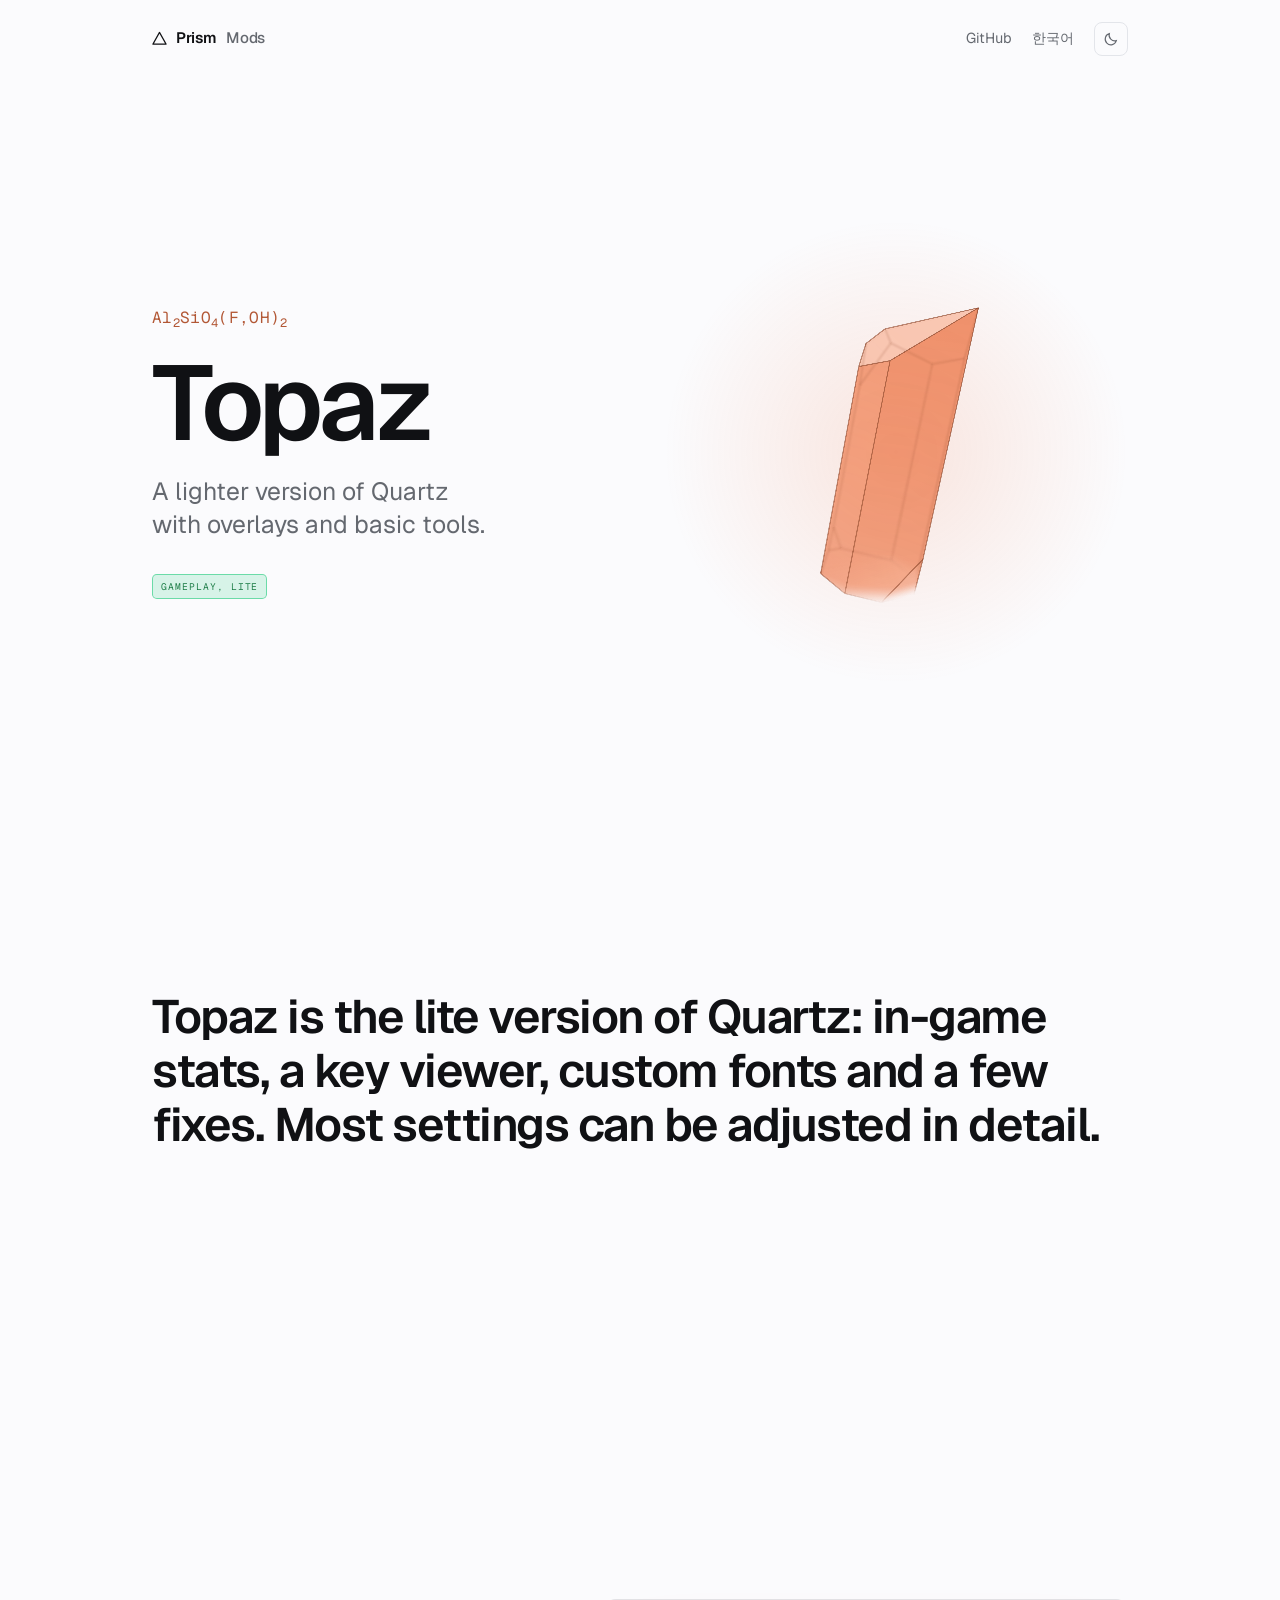
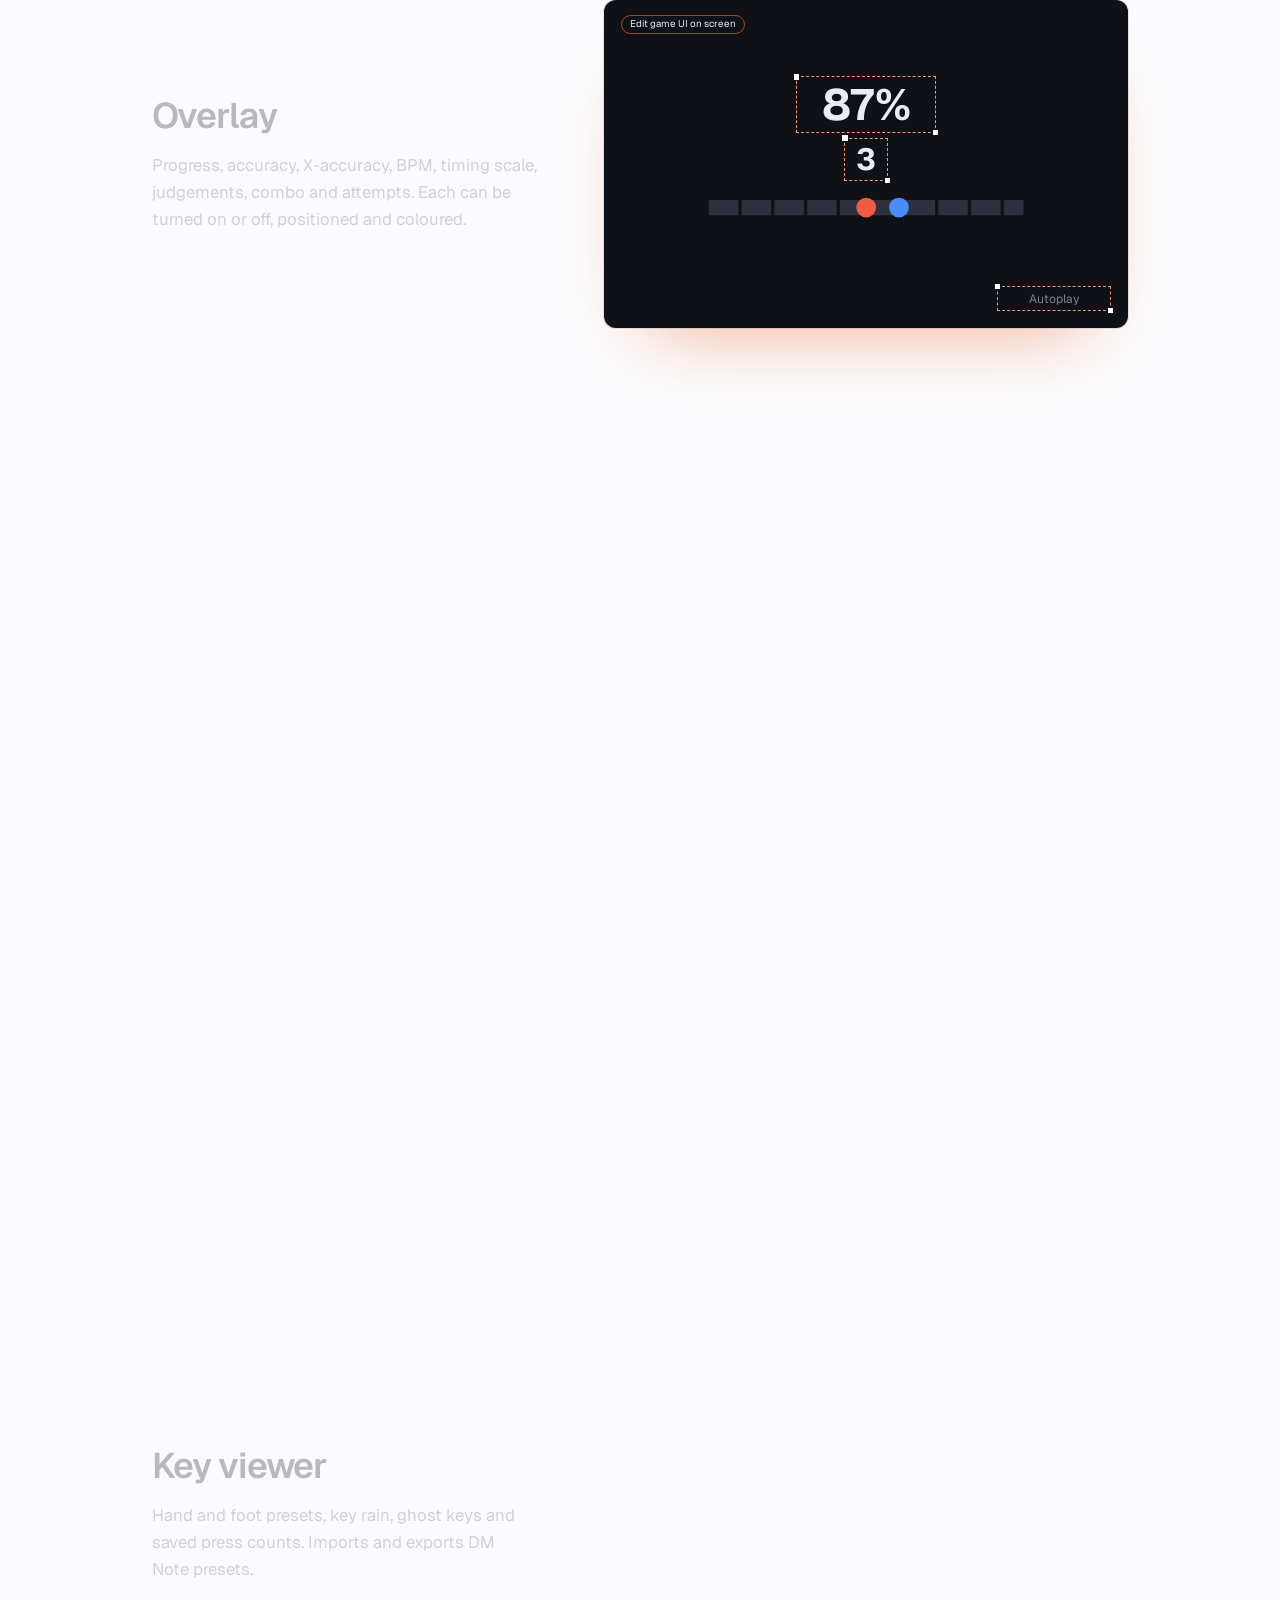
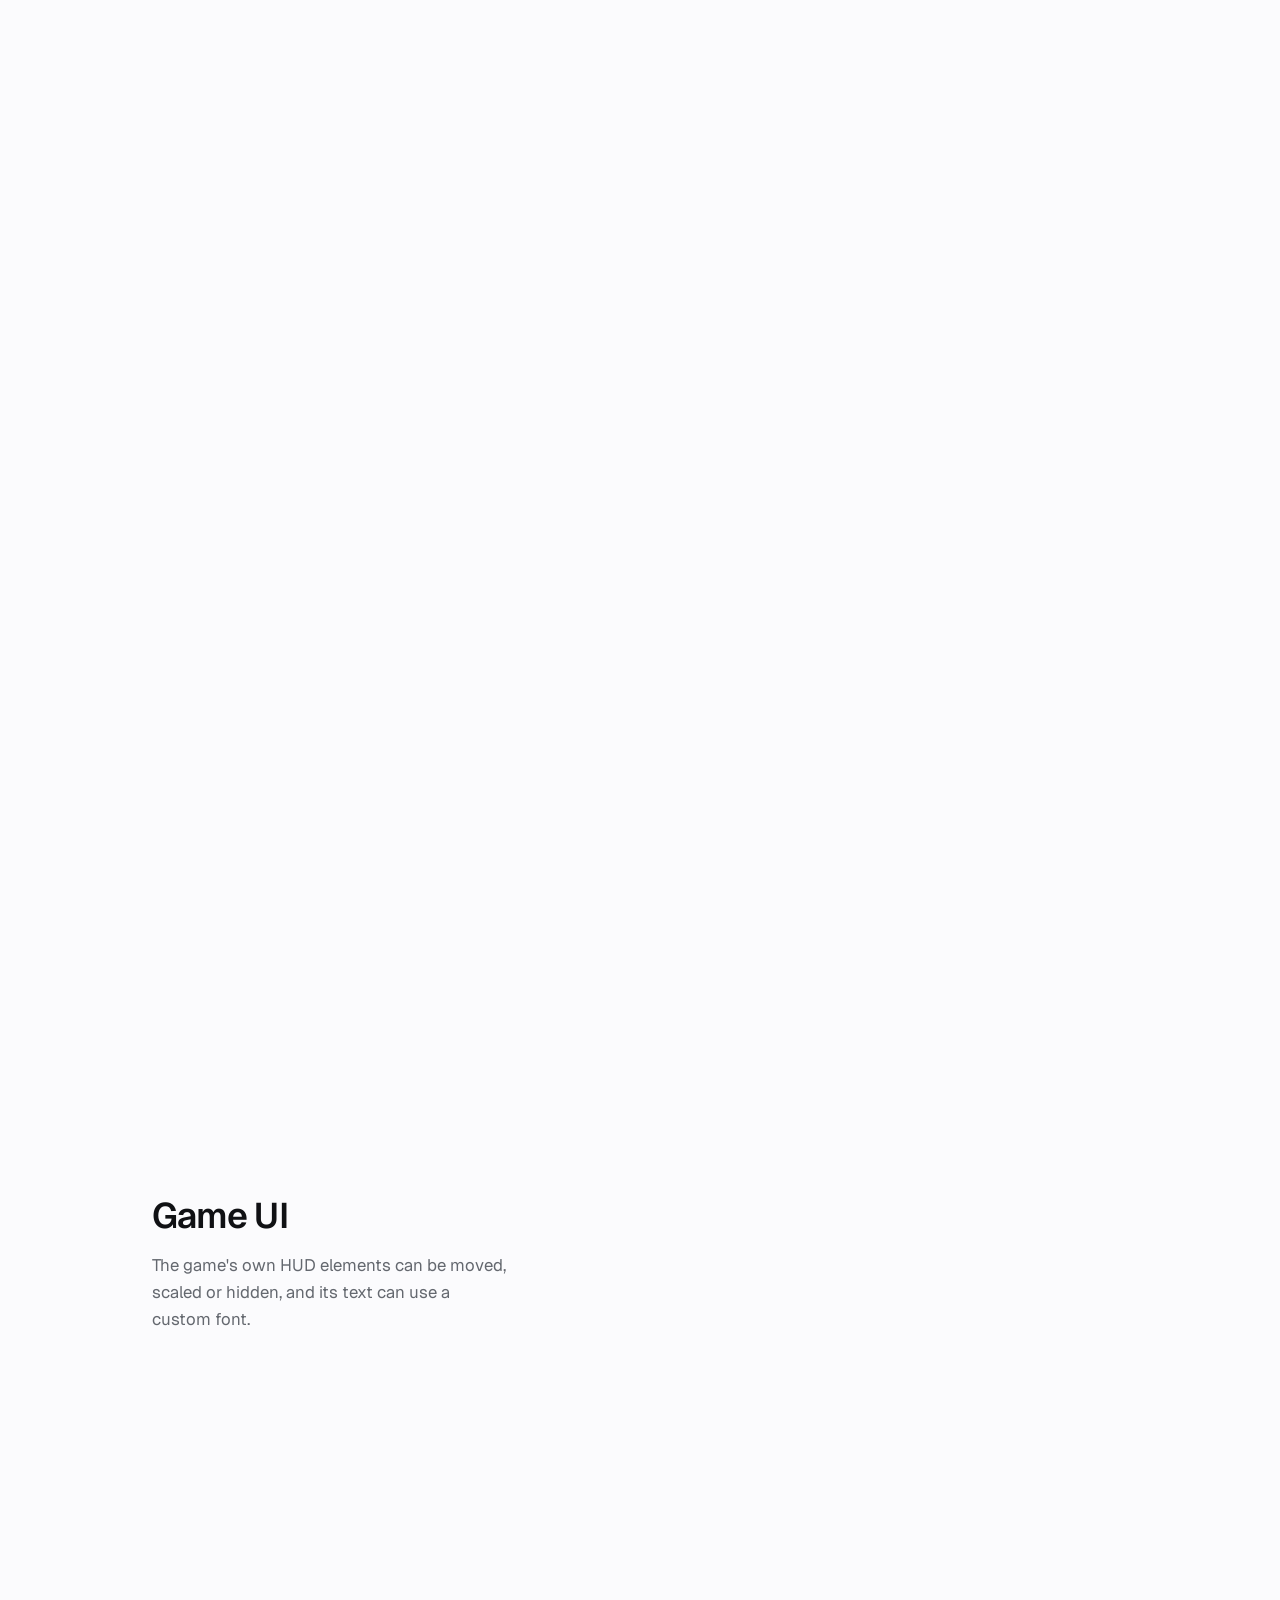
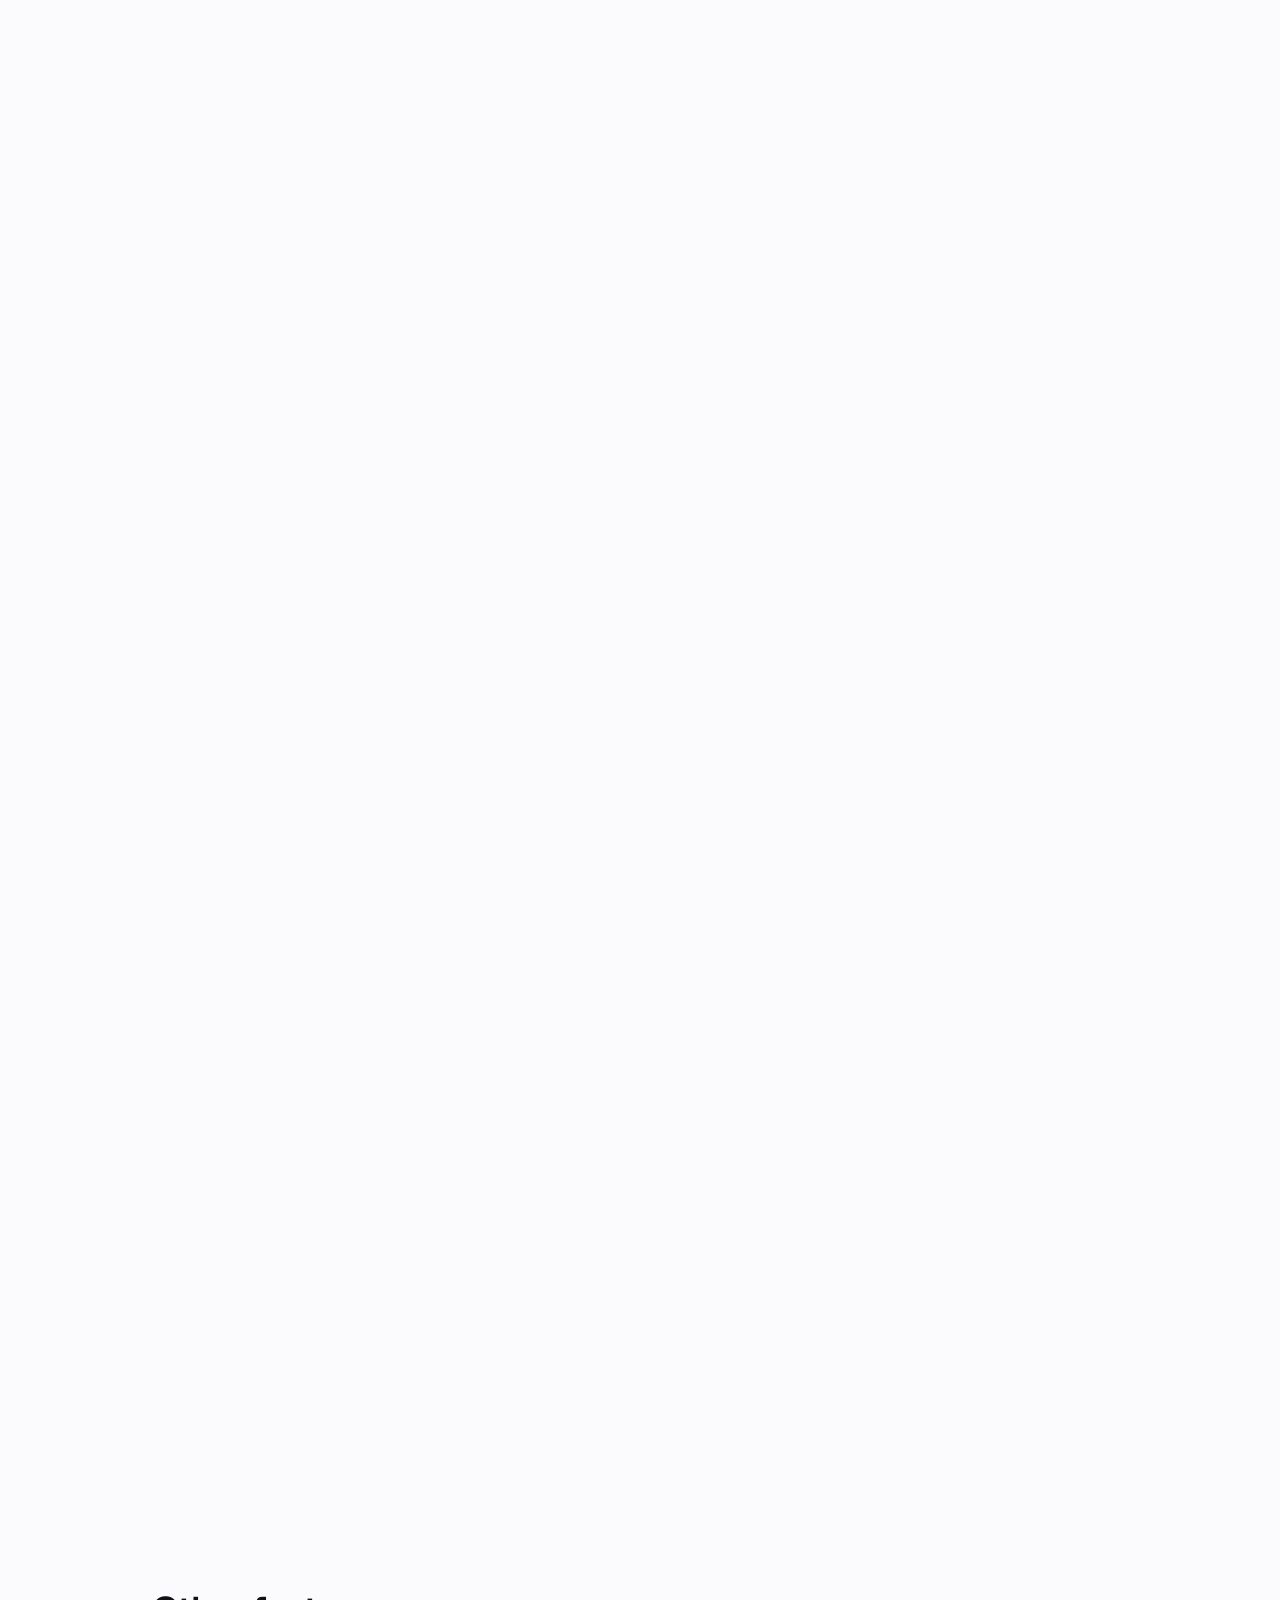
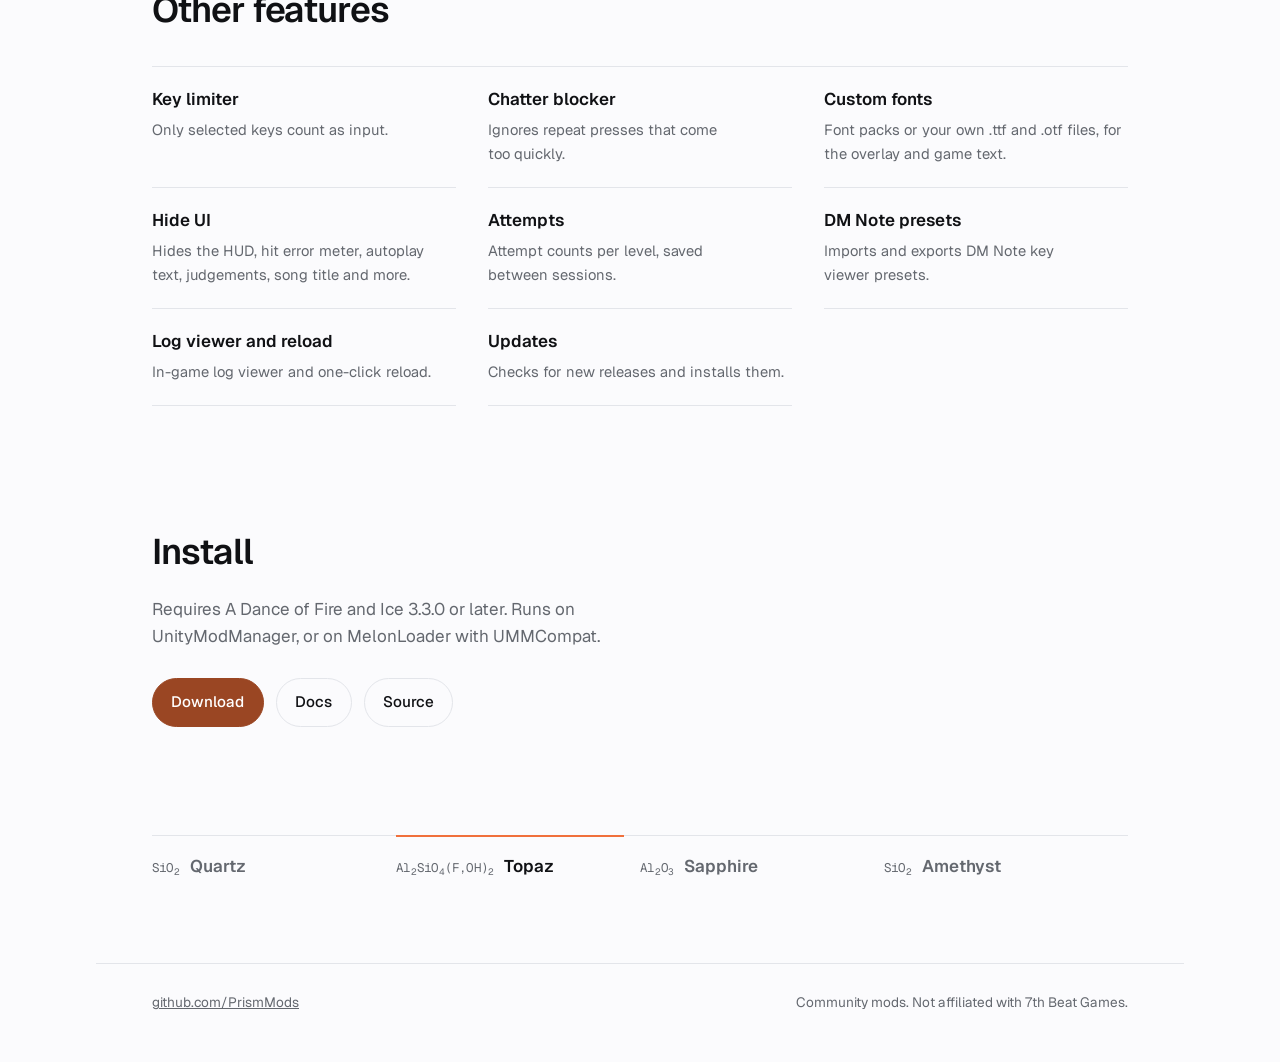
<file: topaz/index.html>
<!doctype html>
<html lang="en" dir="ltr">

<head>
  <meta charset="utf-8">
  <meta name="viewport" content="width=device-width, initial-scale=1">
  <title data-i18n="TOPAZ_TITLE">Topaz — PrismMods</title>
  <meta name="description" data-i18n="TOPAZ_DESC"
    content="Topaz is the lite edition of Quartz for A Dance of Fire and Ice: in-game stats, a key viewer, custom fonts and a few quality-of-life fixes.">
  <meta name="color-scheme" content="light dark">

  <meta property="og:title" content="Topaz — PrismMods">
  <meta property="og:description" content="Quartz's overlays and essentials, kept small.">
  <meta property="og:type" content="website">
  <meta property="og:url" content="https://prismmods.github.io/topaz/">

  <link rel="icon"
    href="data:image/svg+xml,%3Csvg xmlns='http://www.w3.org/2000/svg' viewBox='0 0 32 32'%3E%3Cpath d='M16 3 30 28H2Z' fill='none' stroke='%23101114' stroke-width='2.5' stroke-linejoin='round'/%3E%3Cpath d='M16 3v25' stroke='%238B5CF6' stroke-width='2'/%3E%3C/svg%3E">
  <link rel="preconnect" href="https://fonts.googleapis.com">
  <link rel="preconnect" href="https://fonts.gstatic.com" crossorigin>
  <link rel="stylesheet"
    href="https://fonts.googleapis.com/css2?family=Geist+Mono:wght@400;500&family=Geist:wght@400;500;600;700&display=swap">
  <link rel="stylesheet" href="../styles.css">

  <script>
    // Same pre-paint step as the home page: theme and language before first paint.
    document.documentElement.classList.add('js');
    try {
      var t = localStorage.getItem('theme');
      if (t) document.documentElement.dataset.theme = t;
      var l = localStorage.getItem('lang');
      document.documentElement.lang =
        l || ((navigator.language || '').toLowerCase().startsWith('ko') ? 'ko-KR' : 'en-US');
    } catch (e) { }
  </script>
</head>

<body class="modpage" style="--gem:#f0703c">
  <a class="skip" href="#main" data-i18n="SKIP_TO_CONTENT">Skip to content</a>

  <header class="bar">
    <a class="mark" href="../">
      <svg class="mark-glyph" viewBox="0 0 32 32" aria-hidden="true">
        <path d="M16 3 30 28H2Z" />
      </svg>
      Prism<span>Mods</span>
    </a>
    <nav class="bar-nav">
      <a href="https://github.com/PrismMods">GitHub</a>
      <button id="lang-toggle" type="button" lang="ko">한국어</button>
      <button id="theme-toggle" type="button" aria-label="Switch to dark theme">
        <svg class="icon-sun" viewBox="0 0 24 24" aria-hidden="true">
          <circle cx="12" cy="12" r="4.2" />
          <path
            d="M12 2v3M12 19v3M2 12h3M19 12h3M4.9 4.9l2.2 2.2M16.9 16.9l2.2 2.2M19.1 4.9l-2.2 2.2M7.1 16.9l-2.2 2.2" />
        </svg>
        <svg class="icon-moon" viewBox="0 0 24 24" aria-hidden="true">
          <path d="M20 14.5A8.5 8.5 0 0 1 9.5 4a8.5 8.5 0 1 0 10.5 10.5Z" />
        </svg>
      </button>
    </nav>
  </header>

  <main id="main">
    <section class="intro" aria-labelledby="mod-name">
      <div class="intro-copy">
        <p class="intro-formula formula">Al<sub>2</sub>SiO<sub>4</sub>(F,OH)<sub>2</sub></p>
        <h1 id="mod-name" class="intro-name">Topaz</h1>
        <p class="intro-tag" data-i18n="TOPAZ_TAG">A lighter version of Quartz with overlays and basic tools.</p>
        <p class="intro-meta">
          <span class="badge gameplay" data-i18n="CAT_GAMEPLAY_LITE">Gameplay, lite</span>
        </p>
        <p class="releases" data-repo="PrismMods/Topaz"></p>
      </div>
      <canvas class="gem" data-crystal="topaz" aria-hidden="true"></canvas>
    </section>

    <section class="statement">
      <p><span data-i18n="TOPAZ_STATEMENT">Topaz is the lite version of Quartz: in-game stats, a key viewer, custom fonts and a few fixes. Most settings can be adjusted in detail.</span></p>
    </section>

    <section class="scene">
      <div class="scene-stage" aria-hidden="true">
        <div class="screen game">

          <!-- Stat overlay. Progress and combo count with the scroll; progress
               turns gold at 100%, the way Topaz's own gradient does. -->
          <div class="pane on" data-step="0">
            <svg class="track" viewBox="0 0 480 300">
              <path class="lane-tiles" d="M96,168 L384,168" />
              <g class="orbit scrub">
                <circle class="planet ice" cx="270" cy="168" r="9" />
              </g>
              <circle class="planet fire" cx="240" cy="168" r="9" />
            </svg>
            <div class="hud-stats" style="--x:16;--y:14">
              <p><span>Progress</span><b class="count progress scrub"></b></p>
              <p><span>XAcc</span><b class="acc">99.84%</b></p>
            </div>
            <div class="hud-stats right" style="--x:330;--y:14;--w:134">
              <p><span>BPM</span><b>240</b></p>
              <p><span>TBPM</span><b>480</b></p>
            </div>
            <div class="combo" style="--x:140;--y:46;--w:200">
              <span>Perfect Combo</span>
              <b class="count combo-n scrub"></b>
            </div>
            <p class="judgements" style="--x:90;--y:266;--w:300">
              <span>0</span><span>1</span><span>3</span><span>512</span><span>2</span><span>0</span><span>0</span>
            </p>
          </div>

          <!-- Key viewer. Each column's notes rise past the key, and the key is
               lit exactly while a note crosses its top edge. -->
          <div class="pane" data-step="1">
            <svg class="track" viewBox="0 0 480 300">
              <path class="lane-tiles" d="M216,120 L456,120" />
              <circle class="planet fire" cx="336" cy="120" r="9" />
              <circle class="planet ice" cx="366" cy="120" r="9" />
            </svg>
            <div class="kv" style="--x:20;--y:116">
              <div class="kv-col" data-key="d">
                <div class="rain"><div class="tape scrub"><i style="--a:20;--h:14"></i><i style="--a:130;--h:14"></i><i
                      style="--a:250;--h:50"></i><i style="--a:390;--h:14"></i></div></div>
                <span class="key scrub">D</span>
              </div>
              <div class="kv-col" data-key="f">
                <div class="rain"><div class="tape scrub"><i style="--a:60;--h:14"></i><i style="--a:170;--h:14"></i><i
                      style="--a:320;--h:14"></i><i style="--a:430;--h:14"></i></div></div>
                <span class="key scrub">F</span>
              </div>
              <div class="kv-col" data-key="j">
                <div class="rain"><div class="tape scrub"><i style="--a:95;--h:14"></i><i style="--a:210;--h:14"></i><i
                      style="--a:250;--h:50"></i><i style="--a:460;--h:14"></i></div></div>
                <span class="key scrub">J</span>
              </div>
              <div class="kv-col" data-key="k">
                <div class="rain"><div class="tape scrub"><i style="--a:40;--h:14"></i><i style="--a:150;--h:60"></i><i
                      style="--a:355;--h:14"></i><i style="--a:500;--h:14"></i></div></div>
                <span class="key scrub">K</span>
              </div>
              <span class="kv-stat"><small>KPS</small>8</span>
              <span class="kv-stat"><small>Total</small><b class="count total scrub"></b></span>
            </div>
          </div>

          <!-- Game UI editor. Handles sit on the game's own HUD text; the
               percentage moves and shrinks, the countdown grows, autoplay hides. -->
          <div class="pane" data-step="2">
            <svg class="track" viewBox="0 0 480 300">
              <path class="lane-tiles" d="M96,190 L384,190" />
              <circle class="planet fire" cx="240" cy="190" r="9" />
              <circle class="planet ice" cx="270" cy="190" r="9" />
            </svg>
            <span class="ui-chip editing" style="--x:16;--y:14">Edit game UI on screen</span>
            <span class="handle percent scrub" style="--x:176;--y:70;--w:128">87%</span>
            <span class="handle countdown scrub" style="--x:220;--y:126;--w:40">3</span>
            <span class="handle autoplay scrub" style="--x:360;--y:262;--w:104">Autoplay</span>
          </div>

        </div>
      </div>

      <div class="steps">
        <div class="step on" data-step="0">
          <div class="step-copy">
            <h2 data-i18n="TOPAZ_S1_TITLE">Overlay</h2>
            <p data-i18n="TOPAZ_S1_BODY">Progress, accuracy, X-accuracy, BPM, timing scale, judgements, combo and attempts. Each can be turned on or off, positioned and coloured.</p>
          </div>
        </div>
        <div class="step" data-step="1">
          <div class="step-copy">
            <h2 data-i18n="TOPAZ_S2_TITLE">Key viewer</h2>
            <p data-i18n="TOPAZ_S2_BODY">Hand and foot presets, key rain, ghost keys and saved press counts. Imports and exports DM Note presets.</p>
          </div>
        </div>
        <div class="step" data-step="2">
          <div class="step-copy">
            <h2 data-i18n="TOPAZ_S3_TITLE">Game UI</h2>
            <p data-i18n="TOPAZ_S3_BODY">The game's own HUD elements can be moved, scaled or hidden, and its text can use a custom font.</p>
          </div>
        </div>
      </div>
    </section>

    <section class="more" aria-labelledby="more-heading">
      <h2 id="more-heading" data-i18n="MORE_HEADING">Other features</h2>
      <ul class="more-list">
        <li><a href="docs/input/"><span class="more-name" data-i18n="TOPAZ_F_LIMITER">Key limiter</span>
            <span class="more-line" data-i18n="TOPAZ_F_LIMITER_LINE">Only selected keys count as input.</span></a></li>
        <li><a href="docs/input/#chatter-blocker"><span class="more-name" data-i18n="TOPAZ_F_CHATTER">Chatter blocker</span>
            <span class="more-line" data-i18n="TOPAZ_F_CHATTER_LINE">Ignores repeat presses that come too quickly.</span></a></li>
        <li><a href="docs/fonts/"><span class="more-name" data-i18n="TOPAZ_F_FONTS">Custom fonts</span>
            <span class="more-line" data-i18n="TOPAZ_F_FONTS_LINE">Font packs or your own .ttf and .otf files, for the overlay and game text.</span></a></li>
        <li><a href="docs/game-ui/#hide-ui"><span class="more-name" data-i18n="TOPAZ_F_HIDE">Hide UI</span>
            <span class="more-line" data-i18n="TOPAZ_F_HIDE_LINE">Hides the HUD, hit error meter, autoplay text, judgements, song title and more.</span></a></li>
        <li><a href="docs/overlay/#attempts"><span class="more-name" data-i18n="TOPAZ_F_ATTEMPTS">Attempts</span>
            <span class="more-line" data-i18n="TOPAZ_F_ATTEMPTS_LINE">Attempt counts per level, saved between sessions.</span></a></li>
        <li><a href="docs/key-viewer/#dm-note-presets"><span class="more-name" data-i18n="TOPAZ_F_DMNOTE">DM Note presets</span>
            <span class="more-line" data-i18n="TOPAZ_F_DMNOTE_LINE">Imports and exports DM Note key viewer presets.</span></a></li>
        <li><a href="docs/troubleshooting/"><span class="more-name" data-i18n="TOPAZ_F_TOOLS">Log viewer and reload</span>
            <span class="more-line" data-i18n="TOPAZ_F_TOOLS_LINE">In-game log viewer and one-click reload.</span></a></li>
        <li><a href="docs/install/#updating"><span class="more-name" data-i18n="TOPAZ_F_UPDATES">Updates</span>
            <span class="more-line" data-i18n="TOPAZ_F_UPDATES_LINE">Checks for new releases and installs them.</span></a></li>
      </ul>
    </section>

    <section class="get" aria-labelledby="get-heading">
      <h2 id="get-heading" data-i18n="GET_HEADING">Install</h2>
      <p class="get-note" data-i18n="TOPAZ_GET_NOTE">Requires A Dance of Fire and Ice 3.3.0 or later. Runs on UnityModManager, or on MelonLoader with UMMCompat.</p>
      <p class="get-links">
        <a class="btn btn-gem" href="https://github.com/PrismMods/Topaz/releases/latest"
          data-i18n="BTN_DOWNLOAD">Download</a>
        <a class="btn" href="docs/" data-i18n="BTN_DOCS">Docs</a>
        <a class="btn" href="https://github.com/PrismMods/Topaz" data-i18n="BTN_SOURCE">Source</a>
      </p>
    </section>

    <nav class="pager" aria-label="Mods" data-i18n-label="PAGER_LABEL">
      <ul>
        <li style="--gem:#e8a3b4"><a href="../quartz/"><span class="formula">SiO<sub>2</sub></span>Quartz</a></li>
        <li style="--gem:#f0703c"><a href="../topaz/" aria-current="page"><span
              class="formula">Al<sub>2</sub>SiO<sub>4</sub>(F,OH)<sub>2</sub></span>Topaz</a></li>
        <li style="--gem:#3a6ff0"><a href="../sapphire/"><span
              class="formula">Al<sub>2</sub>O<sub>3</sub></span>Sapphire</a></li>
        <li style="--gem:#8b5cf6"><a href="../amethyst/"><span class="formula">SiO<sub>2</sub></span>Amethyst</a></li>
      </ul>
    </nav>
  </main>

  <footer class="foot">
    <p><a href="https://github.com/PrismMods">github.com/PrismMods</a></p>
    <p data-i18n="FOOTER_NOTE">Community mods. Not affiliated with 7th Beat Games.</p>
  </footer>

  <script src="../site.js"></script>
</body>

</html>
</file>
<file: styles.css>
/* PrismMods — landing page and one page per mod.
   One idea: white light in, spectrum out. On the home page the spectrum appears
   exactly twice — as the rule under the hero, and as one edge per mod row. Each
   mod page takes a single colour from it. Everything else is graphite on paper. */

/* ---------- tokens ---------- */

:root {
  --is-dark: 0;
  /* read by the theme toggle; single source of truth */

  --paper: #fbfbfd;
  --raise: #ffffff;
  --ink: #101114;
  --muted: #64686f;
  --line: #e3e5ea;
  --ring: #3a6ff0;
  --beam: #2a2d33;
  --glass-hi: rgba(16, 17, 20, 0.12);
  --glass-lo: rgba(16, 17, 20, 0.02);
  --blend: multiply;
  --ray-blend: normal;

  --fringe-a: rgba(0, 166, 255, 0.62);
  --fringe-b: rgba(255, 40, 126, 0.58);

  --measure: 68rem;
  --pad: clamp(1.25rem, 5vw, 3.5rem);
  --bar-h: 4.85rem;           /* 1.35rem padding each side + the 34px toggle */

  --sans: "Geist", "Pretendard Variable", "Inter", system-ui, -apple-system, "Segoe UI", sans-serif;
  --mono: "Geist Mono", ui-monospace, "SF Mono", "Cascadia Mono", monospace;

  --out: cubic-bezier(0.16, 1, 0.3, 1);
}

/* Registered so the headline's dispersion can interpolate rather than flip
   halfway. Unsupported browsers get one jump, which is survivable. */
@property --spread {
  syntax: "<length>";
  inherits: false;
  initial-value: 0px;
}

/* Cursor position, normalised to -1..1 on each axis. Registered so they can
   ease back to rest instead of snapping when the pointer leaves. */
@property --tilt {
  syntax: "<number>";
  inherits: true;
  initial-value: 0;
}

@property --tilt-y {
  syntax: "<number>";
  inherits: true;
  initial-value: 0;
}

@media (prefers-color-scheme: dark) {
  :root {
    --is-dark: 1;
    --paper: #0b0c0e;
    --raise: #121317;
    --ink: #f1f2f5;
    --muted: #8d929b;
    --line: #22252b;
    --ring: #6f9bff;
    --beam: #ffffff;
    --glass-hi: rgba(255, 255, 255, 0.19);
    --glass-lo: rgba(255, 255, 255, 0.02);
    --blend: screen;
    --ray-blend: plus-lighter;
    --fringe-a: rgba(0, 208, 255, 0.58);
    --fringe-b: rgba(255, 66, 148, 0.54);
  }
}

/* Explicit choice beats the system preference, in both directions. */
:root[data-theme="light"] {
  --is-dark: 0;
  --paper: #fbfbfd;
  --raise: #ffffff;
  --ink: #101114;
  --muted: #64686f;
  --line: #e3e5ea;
  --ring: #3a6ff0;
  --beam: #2a2d33;
  --glass-hi: rgba(16, 17, 20, 0.12);
  --glass-lo: rgba(16, 17, 20, 0.02);
  --blend: multiply;
  --ray-blend: normal;
  --fringe-a: rgba(0, 166, 255, 0.62);
  --fringe-b: rgba(255, 40, 126, 0.58);
}

:root[data-theme="dark"] {
  --is-dark: 1;
  --paper: #0b0c0e;
  --raise: #121317;
  --ink: #f1f2f5;
  --muted: #8d929b;
  --line: #22252b;
  --ring: #6f9bff;
  --beam: #ffffff;
  --glass-hi: rgba(255, 255, 255, 0.19);
  --glass-lo: rgba(255, 255, 255, 0.02);
  --blend: screen;
  --ray-blend: plus-lighter;
  --fringe-a: rgba(0, 208, 255, 0.58);
  --fringe-b: rgba(255, 66, 148, 0.54);
}

/* ---------- base ---------- */

* {
  box-sizing: border-box;
}

html {
  -webkit-text-size-adjust: 100%;
}

body {
  margin: 0;
  background: var(--paper);
  color: var(--ink);
  font-family: var(--sans);
  font-size: clamp(1rem, 0.96rem + 0.2vw, 1.0625rem);
  line-height: 1.6;
  font-feature-settings: "ss01", "cv01";
  -webkit-font-smoothing: antialiased;
}

a {
  color: inherit;
}

:focus-visible {
  outline: 2px solid var(--ring);
  outline-offset: 3px;
  border-radius: 2px;
}

.skip {
  position: absolute;
  left: -9999px;
}

.skip:focus {
  left: var(--pad);
  top: 0.75rem;
  z-index: 10;
  padding: 0.5rem 0.9rem;
  background: var(--raise);
  border: 1px solid var(--line);
  border-radius: 6px;
  text-decoration: none;
}

/* ---------- top bar ---------- */

.bar {
  display: flex;
  align-items: center;
  justify-content: space-between;
  gap: 1rem;
  max-width: var(--measure);
  margin-inline: auto;
  padding: 1.35rem var(--pad);
}

.mark {
  display: inline-flex;
  align-items: center;
  gap: 0.55rem;
  font-weight: 600;
  font-size: 0.95rem;
  letter-spacing: -0.01em;
  text-decoration: none;
}

.mark span {
  color: var(--muted);
  font-weight: 500;
}

.mark-glyph {
  width: 15px;
  height: 15px;
  fill: none;
  stroke: currentColor;
  stroke-width: 2.5;
  stroke-linejoin: round;
}

.bar-nav {
  display: flex;
  align-items: center;
  gap: 1.25rem;
}

.bar-nav a {
  font-size: 0.9rem;
  color: var(--muted);
  text-decoration: none;
  transition: color 0.15s;
}

.bar-nav a:hover {
  color: var(--ink);
}

#lang-toggle {
  padding: 0;
  color: var(--muted);
  font: inherit;
  font-size: 0.9rem;
  background: none;
  border: 0;
  cursor: pointer;
  transition: color 0.15s;
}

#lang-toggle:hover {
  color: var(--ink);
}

/* The mono stack carries no Hangul, so Korean labels were dropping to a generic
   system monospace that sets small and thin. Give them the sans face instead —
   uppercase does nothing to Hangul anyway, so the label reads from tracking,
   size and colour, all of which survive the switch. */
:root[lang="ko-KR"] .eyebrow,
:root[lang="ko-KR"] .section-label,
:root[lang="ko-KR"] .credit-label,
:root[lang="ko-KR"] .badge {
  font-family: var(--sans);
}

:root[lang="ko-KR"] .eyebrow,
:root[lang="ko-KR"] .credit-label {
  font-size: 0.78rem;
}

:root[lang="ko-KR"] .section-label {
  font-size: 0.88rem;
}

:root[lang="ko-KR"] .badge {
  font-size: 0.66rem;
}

/* Korean set at Latin tracking reads loose, and Hangul must break on word
   boundaries rather than mid-word the way CJK normally does. */
:root[lang="ko-KR"] .eyebrow,
:root[lang="ko-KR"] .section-label,
:root[lang="ko-KR"] .credit-label {
  letter-spacing: 0.06em;
}

:root[lang="ko-KR"] .badge {
  letter-spacing: 0.04em;
}

:root[lang="ko-KR"] .lede,
:root[lang="ko-KR"] .row-blurb,
:root[lang="ko-KR"] .foot,
:root[lang="ko-KR"] .intro-tag,
:root[lang="ko-KR"] .statement,
:root[lang="ko-KR"] .step,
:root[lang="ko-KR"] .more-list,
:root[lang="ko-KR"] .get-note {
  word-break: keep-all;
}

/* Display-size Hangul at the Latin headline tracking crowds its jamo. */
:root[lang="ko-KR"] .statement p,
:root[lang="ko-KR"] .step h2 {
  letter-spacing: -0.012em;
}

#theme-toggle {
  display: grid;
  place-items: center;
  width: 34px;
  height: 34px;
  padding: 0;
  color: var(--muted);
  background: none;
  border: 1px solid var(--line);
  border-radius: 8px;
  cursor: pointer;
  transition: color 0.15s, border-color 0.15s;
}

#theme-toggle:hover {
  color: var(--ink);
  border-color: var(--muted);
}

#theme-toggle svg {
  grid-area: 1 / 1;
  width: 16px;
  height: 16px;
  fill: none;
  stroke: currentColor;
  stroke-width: 1.7;
  stroke-linecap: round;
  transition: transform 350ms var(--out);
}

#theme-toggle:hover svg {
  transform: rotate(35deg);
}

/* The button shows where you're going, not where you are. */
.icon-sun {
  display: none;
}

@media (prefers-color-scheme: dark) {
  .icon-sun {
    display: block;
  }

  .icon-moon {
    display: none;
  }
}

:root[data-theme="light"] .icon-moon,
:root[data-theme="dark"] .icon-sun {
  display: block;
}

:root[data-theme="light"] .icon-sun,
:root[data-theme="dark"] .icon-moon {
  display: none;
}

/* ---------- hero ---------- */

/* A fresh visit shows the hero and the spectrum rule, nothing more. The rule
   sits just inside the bottom edge as the cue that there is more below.
   Bottom padding exceeds top, which lifts the centred content off the middle. */
.hero {
  display: grid;
  gap: 2.5rem;
  align-items: center;
  min-height: calc(100svh - var(--bar-h) - 1.75rem);
  max-width: var(--measure);
  margin-inline: auto;
  padding: clamp(1.5rem, 4vh, 3rem) var(--pad) clamp(4rem, 10vh, 6.5rem);
  /* Short enough to track the cursor, long enough to glide back to rest. */
  transition: --tilt 160ms linear, --tilt-y 160ms linear;
}

@media (min-width: 62rem) {
  .hero {
    grid-template-columns: minmax(0, 1.05fr) minmax(0, 1fr);
    gap: 3rem;
  }
}

/* ---------- the prism ---------- */

/* A beam enters, the glass bends it, and what leaves is the same five stops as
   the rule below the hero. Light adds on a dark ground and subtracts on a pale
   one, so the whole scene blends accordingly. */
.stage {
  width: 100%;
  max-width: 34rem;
  height: auto;
  justify-self: center;
  pointer-events: none;
  mix-blend-mode: var(--blend);
  animation: rise 900ms var(--out) 300ms both;
}

/* Two idles at different periods — the composition breathes on one clock, the
   glass turns on another, so the pair never visibly repeats. */
.scene {
  animation: float 11s ease-in-out infinite alternate;
}

@keyframes float {
  from {
    transform: translateY(-5px);
  }

  to {
    transform: translateY(5px);
  }
}

/* Faces of the projected solid. The camera-facing ones read as surface; the
   rest show through the glass. */
.pane {
  opacity: 1;
}

.pane-far {
  opacity: 0.4;
}

/* The beam inside the glass, as a volume. Faces stack additively, so the slab
   is brightest where you are looking through the most of it. */
/* fill is set as an attribute in the script, not here: a fragment URL in an
   external stylesheet resolves against styles.css, so url(#interior) would
   dangle and the shape would render with no paint at all. */
.slab {
  opacity: 0.3;
  mix-blend-mode: var(--ray-blend);
}

/* The thread down the middle. Near full strength so the interior reads as one
   continuous beam with the two outside it, rather than a dim patch between. */
.slab-core {
  opacity: 0.78;
  mix-blend-mode: var(--ray-blend);
}

/* Light adds; it does not cover. The passes stack additively on a dark ground,
   which is what turns three translucent shapes into one glowing beam. */
.ray {
  mix-blend-mode: var(--ray-blend);
}

/* Tilting the glass steers what leaves it, so the cursor moves the exit beam
   and the prism together, and drives how hard everything glows. */
.ray-out {
  transform-origin: 358px 202px;
  transform: rotate(calc(var(--tilt-y) * -3.5deg));
}

.glow {
  opacity: clamp(0.35, calc(0.62 + var(--tilt) * 0.22 - var(--tilt-y) * 0.16), 1);
}

.spark {
  opacity: clamp(0.25, calc(0.52 + var(--tilt) * 0.2), 0.8);
}

.edge {
  fill: none;
  stroke: color-mix(in oklab, var(--ink) 55%, transparent);
  stroke-width: 1.25;
  stroke-linejoin: round;
}

/* Far geometry, read through the glass rather than across its surface. */
.far-edge {
  fill: none;
  stroke: color-mix(in oklab, var(--ink) 20%, transparent);
  stroke-width: 1;
  stroke-linejoin: round;
}

/* var() does not resolve inside SVG presentation attributes, so the
   theme-dependent fills live here instead. */
.s-beam {
  stop-color: var(--beam);
}

.s-hi {
  stop-color: var(--glass-hi);
}

.s-lo {
  stop-color: var(--glass-lo);
}

.eyebrow {
  margin: 0 0 1.75rem;
  font-family: var(--mono);
  font-size: 0.7rem;
  letter-spacing: 0.16em;
  text-transform: uppercase;
  color: var(--muted);
  animation: rise 600ms var(--out) both;
}

h1 {
  margin: 0;
  font-size: clamp(2.75rem, 1.5rem + 6vw, 6rem);
  font-weight: 600;
  line-height: 0.94;
  letter-spacing: -0.045em;
}

/* The signature: a lens fringe on the headline. It starts wide, converges on
   load, and afterwards tracks the cursor — turning a prism changes how far it
   spreads the light, so the headline does the same. */
.split {
  --fx: calc(0.015em + var(--spread) + var(--tilt) * 0.028em);
  --fy: calc(var(--tilt-y) * 0.009em);
  text-shadow:
    calc(var(--fx) * -1) calc(var(--fy) * -1) 0 var(--fringe-a),
    var(--fx) var(--fy) 0 var(--fringe-b);
  animation: converge 1200ms var(--out) 60ms both;
}

.split .line {
  display: block;
  animation: rise 750ms var(--out) both;
}

.split .line:nth-child(2) {
  animation-delay: 90ms;
}

@keyframes converge {
  from {
    --spread: 0.13em;
  }
}

@keyframes rise {
  from {
    opacity: 0;
    transform: translateY(12px);
  }
}

@keyframes beam {
  from {
    opacity: 0;
    transform: scaleX(0);
  }
}

.lede {
  max-width: 46ch;
  margin: 1.75rem 0 0;
  color: var(--muted);
  font-size: clamp(1rem, 0.95rem + 0.35vw, 1.15rem);
  animation: rise 700ms var(--out) 240ms both;
}

/* The one full spectrum on the page. Card edges are drawn from it. */
.spectrum {
  height: 2px;
  max-width: var(--measure);
  margin-inline: auto;
  background: linear-gradient(90deg,
      #8b5cf6 0%, #3a6ff0 26%, #12b5a0 50%, #f0703c 72%, #e8a3b4 100%);
  opacity: 0.9;
  transform-origin: left center;
  animation: beam 950ms var(--out) 340ms both;
}

/* ---------- mods ---------- */

.mods {
  max-width: var(--measure);
  margin-inline: auto;
  padding: clamp(2.5rem, 7vh, 4.5rem) var(--pad) clamp(3rem, 9vh, 5.5rem);
}

.section-label {
  margin: 0 0 2rem;
  font-family: var(--mono);
  font-size: 0.78rem;
  font-weight: 400;
  letter-spacing: 0.16em;
  text-transform: uppercase;
  color: var(--muted);
  transition: opacity 520ms var(--out), transform 520ms var(--out);
}

/* Scroll reveal, gated on .js so a scriptless visitor never sees a blank grid.
   The stagger index comes from JS as --i. */
.js .reveal {
  opacity: 0;
  transform: translateY(14px);
}

.js .reveal.in {
  opacity: 1;
  transform: none;
}

/* One ruled row per mod. The gem edge is the device the cards used to carry:
   a short stub at rest that runs the full height of the row on hover. */
.modlist {
  margin: 0;
  padding: 0;
  list-style: none;
  border-top: 1px solid var(--line);
}

.modlist li {
  border-bottom: 1px solid var(--line);
  transition:
    opacity 520ms var(--out) calc(var(--i, 0) * 60ms),
    transform 520ms var(--out) calc(var(--i, 0) * 60ms);
}

.row {
  position: relative;
  display: grid;
  grid-template-columns: 4.25rem minmax(0, 12rem) minmax(0, 1fr) auto;
  align-items: baseline;
  gap: 0.35rem 2rem;
  padding: 1.6rem 1rem 1.6rem 1.5rem;
  text-decoration: none;
  transition: background 180ms ease;
}

.row:focus-visible {
  outline-offset: -2px;
}

.row::before {
  content: "";
  position: absolute;
  top: 0;
  bottom: 0;
  left: 0;
  width: 4px;
  background: var(--gem);
  transform: scaleY(0.3);
  transition: transform 280ms var(--out);
}

.row:hover,
.row:focus-visible {
  background: color-mix(in oklab, var(--gem) 6%, transparent);
}

.row:hover::before,
.row:focus-visible::before {
  transform: none;
}

/* Chemical formulae are case-sensitive: Co is cobalt, CO is carbon monoxide. */
.formula {
  font-family: var(--mono);
  text-transform: none;
  letter-spacing: 0.02em;
}

.formula sub {
  font-size: 0.75em;
}

.row-formula {
  color: var(--muted);
  font-size: 0.8rem;
}

.row-name {
  font-size: 1.45rem;
  font-weight: 600;
  line-height: 1.2;
  letter-spacing: -0.025em;
}

.row-blurb {
  max-width: 44ch;
  color: var(--muted);
  font-size: 0.95rem;
  text-wrap: pretty;
}

.row-stage {
  display: grid;
  justify-self: end;
  justify-items: end;
  gap: 0.6rem;
}

.row-stage .releases {
  flex-direction: column;
  align-items: end;
  gap: 0.25rem;
  margin: 0;
}

/* Narrow screens: formula over the name, the stage beside it, blurb below. */
@media (max-width: 45.99rem) {
  .row {
    grid-template-columns: minmax(0, 1fr) auto;
    padding: 1.35rem 0.5rem 1.35rem 1.25rem;
  }

  .row-formula,
  .row-blurb {
    grid-column: 1 / -1;
  }

  .row-stage {
    grid-row: 2;
    grid-column: 2;
    align-self: center;
  }
}

/* The kind of mod, colour coded by kind with hues from TUF's difficulty bar. */
.badge {
  padding: 0.25rem 0.5rem;
  border: 1px solid color-mix(in oklab, var(--cat) 50%, transparent);
  border-radius: 0.3rem;
  color: color-mix(in oklab, var(--cat) 65%, var(--ink));
  background: color-mix(in oklab, var(--cat) 14%, transparent);
  font-family: var(--mono);
  font-size: 0.6rem;
  font-weight: 400;
  letter-spacing: 0.1em;
  text-transform: uppercase;
  white-space: nowrap;
}

.badge.gameplay {
  --cat: #00c46a;
}

.badge.editor {
  --cat: #0099ff;
}

.badge.multiplayer {
  --cat: #d20097;
}

/* ---------- credits ---------- */

.credits {
  max-width: var(--measure);
  margin-inline: auto;
  padding: 0 var(--pad) clamp(3rem, 9vh, 5.5rem);
}

.credit-grid {
  display: grid;
  grid-template-columns: 1fr;
  gap: 2.5rem;
}

@media (min-width: 46rem) {
  .credit-grid {
    grid-template-columns: repeat(2, 1fr);
    gap: 3rem;
  }
}

.credit-group {
  transition: opacity 520ms var(--out) calc(var(--i, 0) * 60ms),
    transform 520ms var(--out) calc(var(--i, 0) * 60ms);
}

.credit-label {
  margin: 0 0 0.9rem;
  font-family: var(--mono);
  font-size: 0.7rem;
  font-weight: 400;
  letter-spacing: 0.1em;
  text-transform: uppercase;
  color: var(--muted);
}

.names {
  display: flex;
  flex-wrap: wrap;
  gap: 0.4rem 1.4rem;
  margin: 0;
  padding: 0;
  list-style: none;
  font-size: 0.95rem;
}

.names a {
  text-decoration: none;
  border-bottom: 1px solid var(--line);
  padding-bottom: 1px;
  transition: border-color 0.15s;
}

.names a:hover {
  border-bottom-color: var(--ink);
}

/* The catch-all thanks is a sentence, not a name — let it hold its own line. */
.names-rest {
  flex-basis: 100%;
  color: var(--muted);
}

/* ---------- footer ---------- */

.foot {
  display: flex;
  flex-wrap: wrap;
  justify-content: space-between;
  gap: 0.5rem 2rem;
  max-width: var(--measure);
  margin-inline: auto;
  padding: 1.75rem var(--pad) 3rem;
  border-top: 1px solid var(--line);
  color: var(--muted);
  font-size: 0.85rem;
}

.foot p {
  margin: 0;
}

/* ---------- mod pages ---------- */

/* One page per mod: the mineral itself turning beside the name, a statement,
   then a pinned scene that shows the mod at work. The crystal is drawn by
   site.js. Scrubbed motion in the scene is a CSS scroll timeline behind
   @supports at the end of this section; without one, each element rests in its
   final state. */

.intro {
  display: grid;
  gap: 1rem 3rem;
  align-items: center;
  min-height: calc(100svh - var(--bar-h));
  max-width: var(--measure);
  margin-inline: auto;
  padding: 0 var(--pad) clamp(3rem, 8vh, 5rem);
}

@media (min-width: 56rem) {
  .intro {
    grid-template-columns: minmax(0, 1fr) minmax(0, 1fr);
  }
}

.intro-copy {
  animation: rise 750ms var(--out) both;
}

.intro-formula {
  margin: 0 0 1.25rem;
  color: color-mix(in oklab, var(--gem) 75%, var(--ink));
  font-size: 1rem;
}

.intro-name {
  margin: 0;
  font-size: clamp(3.5rem, 1.8rem + 6vw, 7.5rem);
  font-weight: 600;
  line-height: 0.92;
  letter-spacing: -0.05em;
}

.intro-tag {
  max-width: 28ch;
  margin: 1.5rem 0 0;
  color: var(--muted);
  font-size: clamp(1.15rem, 1rem + 0.8vw, 1.55rem);
  line-height: 1.35;
  text-wrap: balance;
}

.intro-meta {
  display: flex;
  align-items: center;
  gap: 0.9rem;
  margin: 2rem 0 0;
  color: var(--muted);
  font-size: 0.9rem;
}

/* Latest releases, filled in from GitHub; nothing shows until they arrive. */
.releases {
  display: flex;
  flex-wrap: wrap;
  gap: 0.4rem 1.25rem;
  margin: 1rem 0 0;
  color: var(--muted);
  font-family: var(--mono);
  font-size: 0.75rem;
}

.releases:empty {
  display: none;
}

.releases a {
  color: inherit;
  text-decoration: none;
}

.releases a:hover {
  color: var(--ink);
}

.releases [data-i18n] {
  color: color-mix(in oklab, var(--gem) 70%, var(--ink));
  font-size: 0.6rem;
  letter-spacing: 0.1em;
  text-transform: uppercase;
}

/* The crystal sits above the name on phones and beside it on wider screens,
   on a pool of the mod's colour. */
.gem {
  order: -1;
  width: 100%;
  max-width: 17rem;
  height: auto;
  justify-self: center;
  overflow: visible;
  aspect-ratio: 1;
  background: radial-gradient(closest-side, color-mix(in oklab, var(--gem) 16%, transparent), transparent);
  animation: rise 900ms var(--out) 150ms both;
}

@media (min-width: 56rem) {
  .gem {
    order: 0;
    max-width: 32rem;
  }
}

/* ---------- statement ---------- */

.statement {
  max-width: var(--measure);
  margin-inline: auto;
  padding: clamp(3rem, 10vh, 7rem) var(--pad) clamp(5rem, 18vh, 11rem);
}

.statement p {
  max-width: 30ch;
  margin: 0;
  font-size: clamp(1.6rem, 1rem + 2.4vw, 3.1rem);
  font-weight: 600;
  line-height: 1.16;
  letter-spacing: -0.032em;
  text-wrap: pretty;
}

/* ---------- pinned scene ---------- */

/* Phones: the stage sticks to the top on a paper ground and the steps scroll
   up beneath it. Wider screens: steps on the left, stage pinned on the right. */
.scene {
  display: grid;
  max-width: var(--measure);
  margin-inline: auto;
  padding: 0 var(--pad);
}

.scene-stage {
  position: sticky;
  top: 0;
  z-index: 2;
  display: grid;
  align-items: center;
  padding: 1rem 0 1.5rem;
  background: var(--paper);
}

/* Each step is taller than the screen and its text sticks partway down, so
   the text holds still while its scene plays, then moves on. On phones it
   holds in the space below the pinned stage. The sticky box itself has no
   height and the text is centred on it, overflowing evenly, so the text
   pins and lets go on the same line whatever its length. */
.step {
  min-height: 130svh;
  transition: opacity 400ms var(--out);
}

.step-copy {
  position: sticky;
  top: 66%;
  display: flex;
  flex-direction: column;
  justify-content: center;
  height: 0;
}

/* Gated on .js like the reveal: without script nothing marks a step active,
   so they all stay at full strength. */
.js .step {
  opacity: 0.28;
}

.js .step.on {
  opacity: 1;
}

.step h2 {
  max-width: 18ch;
  margin: 0;
  font-size: clamp(1.5rem, 1.1rem + 1.4vw, 2.25rem);
  font-weight: 600;
  line-height: 1.15;
  letter-spacing: -0.03em;
  text-wrap: balance;
}

.step p {
  max-width: 38ch;
  margin: 1rem 0 0;
  color: var(--muted);
  font-size: 1.05rem;
  text-wrap: pretty;
}

@media (min-width: 56rem) {
  .scene {
    grid-template-columns: minmax(0, 0.85fr) minmax(0, 1.15fr);
    column-gap: clamp(2.5rem, 5vw, 5rem);
  }

  .scene-stage {
    grid-row: 1;
    grid-column: 2;
    align-self: start;
    height: 100svh;
    padding: 0;
    background: none;
  }

  /* The stage centres its picture in a screen-tall box, so the steps start
     half a screen down and end half a screen early: the first rises level
     with the picture and pins with it, and the last lets go with it. */
  .steps {
    grid-row: 1;
    grid-column: 1;
    padding-block: 50svh;
  }

  .step {
    min-height: 150svh;
  }

  .step-copy {
    top: 50%;
  }
}

/* ---------- the screen ---------- */

/* A game or editor window. Always dark, whatever the page theme, because the
   game is. */
.screen {
  --scr: #0f1117;
  --scr-2: #171a22;
  --scr-3: #252a35;
  --scr-ink: #e9ecf2;
  --scr-dim: #7b8291;
  --scr-line: #2a2f3b;
  --fire: #ef5b45;
  --ice: #4b8dff;
  position: relative;
  width: 100%;
  aspect-ratio: 8 / 5;
  container-type: inline-size;
  overflow: hidden;
  color: var(--scr-ink);
  background: var(--scr);
  border-radius: 12px;
  box-shadow:
    0 0 0 1px color-mix(in oklab, var(--ink) 10%, transparent),
    0 40px 80px -48px color-mix(in oklab, var(--gem) 70%, transparent);
}

/* A faint grid is the one cue that this is the editor, not a level. */
.editor {
  background-image:
    linear-gradient(rgba(255, 255, 255, 0.035) 1px, transparent 1px),
    linear-gradient(90deg, rgba(255, 255, 255, 0.035) 1px, transparent 1px);
  background-size: 6.25% 10%;
}

/* Everything inside a pane is laid out in the 480 × 300 units of its SVG, so
   the HTML and the drawing scale together at any width. 1u = 1/480 of the
   screen, read from the screen as a container. */
.pane {
  --u: calc(100cqw / 480);
  position: absolute;
  inset: 0;
  font-size: calc(11 * var(--u));
  line-height: 1.3;
  opacity: 0;
  transition: opacity 500ms var(--out);
}

.pane.on {
  opacity: 1;
}

.pane>* {
  position: absolute;
  left: calc(var(--x, 0) * var(--u));
  top: calc(var(--y, 0) * var(--u));
  width: calc(var(--w) * var(--u));
  height: calc(var(--h) * var(--u));
  margin: 0;
}

.pane>.track {
  inset: 0;
  width: 100%;
  height: 100%;
}

/* Tracks. A tile is a run of stroke; the cuts pass gaps through it halfway
   between tile centres, which is what makes a line read as ADOFAI tiles. */
.tiles,
.cuts,
.ghost,
.lane-tiles {
  fill: none;
  stroke-linejoin: round;
}

.tiles {
  stroke: #d3d8e2;
  stroke-width: 14;
  stroke-linecap: round;
}

.cuts {
  stroke: var(--scr);
  stroke-width: 15;
  stroke-dasharray: 1.5 28.5;
  stroke-dashoffset: -14.25;
}

.ghost {
  stroke: var(--gem);
  stroke-width: 14;
  stroke-linecap: round;
  opacity: 0.5;
}

.lane-tiles {
  stroke: #2c313d;
  stroke-width: 14;
  stroke-dasharray: 27 3;
}

.anchor {
  fill: none;
  stroke: var(--gem);
  stroke-width: 2.5;
}

.fire {
  fill: var(--fire);
}

.ice {
  fill: var(--ice);
}

.orbit {
  transform-origin: 240px 168px;
}

/* In-game windows and controls. */
.ui-card {
  padding: calc(9 * var(--u)) calc(10 * var(--u));
  background: var(--scr-2);
  border: 1px solid var(--scr-line);
  border-radius: calc(6 * var(--u));
  box-shadow: 0 calc(8 * var(--u)) calc(24 * var(--u)) rgba(0, 0, 0, 0.4);
}

.ui-card p {
  margin: 0;
}

.ui-card .ui-title {
  margin-bottom: calc(6 * var(--u));
  color: var(--scr-dim);
  font-size: calc(9 * var(--u));
}

.ui-chip {
  padding: calc(2 * var(--u)) calc(7 * var(--u));
  color: var(--scr-dim);
  font-size: calc(9 * var(--u));
  white-space: nowrap;
  border: 1px solid var(--scr-line);
  border-radius: 999px;
}

.ui-btn {
  padding: calc(4 * var(--u)) calc(10 * var(--u));
  color: #fff;
  font-size: calc(9.5 * var(--u));
  font-weight: 600;
  text-align: center;
  white-space: nowrap;
  background: var(--gem);
  border-radius: calc(4 * var(--u));
}

/* Sapphire: angle pad, docking, timeline, variables and script, shapes. */
.pad-field {
  padding: calc(6 * var(--u)) calc(7 * var(--u));
  font-family: var(--mono);
  font-size: calc(11 * var(--u));
  white-space: nowrap;
  background: var(--scr);
  border: 1px solid color-mix(in oklab, var(--gem) 60%, transparent);
  border-radius: calc(4 * var(--u));
}

/* Typed by stepping its width a character at a time — the mono face makes
   every character exactly 1ch. The right border is the caret. */
.typed {
  display: inline-block;
  width: calc(var(--n) * 1ch);
  overflow: hidden;
  font: inherit;
  vertical-align: bottom;
  border-right: 1px solid var(--gem);
}

.ui-card .pad-foot {
  display: flex;
  align-items: center;
  justify-content: space-between;
  margin-top: calc(7 * var(--u));
}

/* Docking: a floating window is dragged onto the sidebar's tab rail and
   becomes a tab there. The rail lights while the window hovers it. */
.toolbar {
  display: flex;
  gap: calc(4 * var(--u));
  height: calc(22 * var(--u));
  padding: calc(4 * var(--u)) calc(8 * var(--u));
  background: var(--scr-2);
  border-bottom: 1px solid var(--scr-line);
}

.toolbar i {
  width: calc(14 * var(--u));
  background: var(--scr-3);
  border-radius: calc(3 * var(--u));
}

.toolbar i:nth-child(4) {
  background: color-mix(in oklab, var(--gem) 70%, transparent);
}

.side {
  display: grid;
  grid-template-columns: minmax(0, 1fr);
  align-content: start;
  gap: calc(10 * var(--u));
  padding: calc(7 * var(--u));
  background: var(--scr-2);
  border-right: 1px solid var(--scr-line);
}

/* Sized so all three tabs fit once Shapes docks; the column can't grow to
   make room, so nothing spills past the sidebar. */
.side-tabs {
  display: flex;
  gap: calc(3 * var(--u));
  margin: 0;
  padding: calc(2 * var(--u));
  overflow: hidden;
  font-size: calc(8 * var(--u));
  white-space: nowrap;
  border-radius: calc(4 * var(--u));
}

.side-tabs span {
  padding: calc(2 * var(--u)) calc(4 * var(--u));
  color: var(--scr-dim);
  border-radius: calc(3 * var(--u));
}

.side-tabs .on {
  color: var(--scr-ink);
  background: var(--scr-3);
}

.side-tabs .new-tab {
  color: var(--scr-ink);
  background: color-mix(in oklab, var(--gem) 45%, transparent);
}

.float-win {
  transform-origin: top left;
}

.float-win svg {
  display: block;
  width: 100%;
}

/* A pointer riding the window's title bar while it's dragged. */
.cursor {
  position: absolute;
  top: calc(6 * var(--u));
  left: calc(70 * var(--u));
  width: calc(10 * var(--u));
  height: calc(15 * var(--u));
  background: #fff;
  clip-path: polygon(0 0, 100% 66%, 58% 66%, 78% 100%, 60% 100%, 40% 70%, 0 92%);
}

.strip {
  display: grid;
  gap: calc(6 * var(--u));
  padding: calc(9 * var(--u)) calc(10 * var(--u));
  background: var(--scr-2);
  border-top: 1px solid var(--scr-line);
}

.strip i {
  display: block;
  width: var(--len);
  height: calc(6 * var(--u));
  margin-left: var(--at);
  background: color-mix(in oklab, var(--gem) 30%, var(--scr-3));
  border-radius: 999px;
}

/* Quick chart's key hints card. */
.hints p {
  display: flex;
  align-items: center;
  gap: calc(5 * var(--u));
  margin-bottom: calc(4 * var(--u));
  color: var(--scr-dim);
  font-size: calc(9 * var(--u));
}

.pane kbd {
  min-width: calc(14 * var(--u));
  padding: calc(1 * var(--u)) calc(4 * var(--u));
  color: var(--scr-ink);
  font-family: var(--mono);
  font-size: calc(8.5 * var(--u));
  text-align: center;
  background: var(--scr-3);
  border-radius: calc(3 * var(--u));
}

/* Event timeline in Cam mode: a value graph over three property lanes. */
.modes {
  display: flex;
  gap: calc(3 * var(--u));
  font-size: calc(9 * var(--u));
}

.modes span {
  padding: calc(2 * var(--u)) calc(7 * var(--u));
  color: var(--scr-dim);
  border: 1px solid var(--scr-line);
  border-radius: 999px;
}

.modes .on {
  color: var(--scr-ink);
  background: color-mix(in oklab, var(--gem) 22%, transparent);
  border-color: color-mix(in oklab, var(--gem) 60%, transparent);
}

.graph-grid,
.lane {
  stroke: var(--scr-line);
}

.curve {
  fill: none;
  stroke: var(--gem);
  stroke-width: 2.2;
}

.kf {
  fill: #fff;
}

.tween {
  fill: color-mix(in oklab, var(--gem) 38%, transparent);
}

.lane-labels {
  display: grid;
  color: var(--scr-dim);
  font-size: calc(8.5 * var(--u));
  line-height: calc(30 * var(--u));
}

.playhead {
  stroke: #fff;
  stroke-width: 1.5;
}

/* Variables and Script. */
.code {
  margin: 0;
  color: var(--scr-ink);
  font-family: var(--mono);
  font-size: calc(9.5 * var(--u));
  line-height: 1.55;
  white-space: pre;
}

.code b {
  color: color-mix(in oklab, var(--gem) 75%, #fff);
  font-weight: 400;
}

.code em {
  color: #f2c14e;
  font-style: normal;
}

.code-lines {
  height: calc(var(--lines) * 1.55em);
  overflow: hidden;
}

.formula-field {
  display: flex;
  justify-content: space-between;
  color: color-mix(in oklab, var(--gem) 75%, #fff);
}

.peek {
  color: var(--scr-dim);
}

/* Shape library. */
.shape-body {
  display: grid;
  grid-template-columns: calc(92 * var(--u)) 1fr;
  gap: calc(10 * var(--u));
}

.shape-body .menu-side {
  border-right: 0;
  border-radius: calc(4 * var(--u));
}

.shape-grid {
  display: grid;
  grid-template-columns: repeat(2, 1fr);
  gap: calc(8 * var(--u));
}

.shape-card {
  margin: 0;
  padding: calc(4 * var(--u));
  color: var(--scr-dim);
  font-size: calc(9 * var(--u));
  text-align: center;
  background: var(--scr);
  border: 1px solid var(--scr-line);
  border-radius: calc(5 * var(--u));
}

.shape-card svg {
  display: block;
  width: 100%;
  height: calc(62 * var(--u));
}

.shape-card.picked {
  border-color: var(--gem);
}

.mini {
  fill: none;
  stroke: #d3d8e2;
  stroke-width: 6;
  stroke-linecap: round;
  stroke-linejoin: round;
}

/* Topaz: HUD, key viewer, game UI editor. Defaults are Topaz's own:
   " | " separators, grey-to-blue progress that turns gold at 100%. */
.hud-stats p {
  display: flex;
  gap: 0.35em;
  margin: 0;
  font-size: calc(12 * var(--u));
  line-height: 1.4;
  text-shadow: 0 calc(1.5 * var(--u)) 0 rgba(0, 0, 0, 0.5);
}

.hud-stats.right p {
  justify-content: flex-end;
}

.hud-stats span::after {
  content: " |";
  color: var(--scr-dim);
}

.hud-stats b,
.combo b {
  font-weight: 600;
}

.acc {
  color: #7fb2ff;
}

/* Counters are CSS counters fed by registered integers, so a scroll timeline
   can count them up. The resting value is the last frame. */
@property --progress {
  syntax: "<integer>";
  inherits: false;
  initial-value: 0;
}

@property --combo {
  syntax: "<integer>";
  inherits: false;
  initial-value: 0;
}

@property --total {
  syntax: "<integer>";
  inherits: false;
  initial-value: 0;
}

@property --held {
  syntax: "<integer>";
  inherits: false;
  initial-value: 0;
}

@property --on {
  syntax: "<number>";
  inherits: true;
  initial-value: 0;
}

.progress {
  --progress: 100;
  counter-reset: progress var(--progress);
  color: #f2c14e;
}

.progress::after {
  content: counter(progress) "%";
}

.combo {
  line-height: 1;
  text-align: center;
}

.combo span {
  display: block;
  margin-bottom: calc(4 * var(--u));
  font-size: calc(10 * var(--u));
}

.combo-n {
  --combo: 512;
  counter-reset: combo var(--combo);
  color: #a9c8ff;
  font-size: calc(36 * var(--u));
}

.combo-n::after {
  content: counter(combo);
}

.judgements {
  display: flex;
  justify-content: center;
  gap: calc(12 * var(--u));
  font-weight: 600;
}

.judgements span:nth-child(1),
.judgements span:nth-child(7) {
  color: #ff6257;
}

.judgements span:nth-child(2),
.judgements span:nth-child(6) {
  color: #ffa24c;
}

.judgements span:nth-child(3),
.judgements span:nth-child(5) {
  color: #cbe35a;
}

.judgements span:nth-child(4) {
  color: #5ee08a;
}

.kv {
  display: grid;
  grid-template-columns: repeat(4, calc(40 * var(--u))) repeat(2, calc(48 * var(--u)));
  gap: calc(4 * var(--u));
  align-items: end;
}

/* Rain rises out of the key. Notes start below the track's bottom edge, out
   of sight, and the tape carrying them slides up through it. */
.rain {
  position: relative;
  height: calc(120 * var(--u));
  overflow: hidden;
  -webkit-mask-image: linear-gradient(transparent, #000 45%);
  mask-image: linear-gradient(transparent, #000 45%);
}

.tape {
  position: absolute;
  top: 100%;
  left: calc(4 * var(--u));
  right: calc(4 * var(--u));
}

.tape i {
  position: absolute;
  left: 0;
  right: 0;
  top: calc(var(--a) * var(--u));
  height: calc(var(--h) * var(--u));
  background: #fff;
}

.key,
.kv-stat {
  display: grid;
  place-items: center;
  height: calc(40 * var(--u));
  border-radius: calc(7 * var(--u));
}

.key {
  color: color-mix(in srgb, #000 calc(var(--held) * 100%), #fff);
  font-size: calc(14 * var(--u));
  font-weight: 600;
  background: color-mix(in srgb, #fff calc(var(--held) * 100%), #1d212b);
}

.kv-stat {
  align-content: center;
  gap: calc(2 * var(--u));
  font-size: calc(13 * var(--u));
  font-weight: 600;
  line-height: 1;
  background: #1d212b;
}

.kv-stat small {
  color: var(--scr-dim);
  font-size: calc(8 * var(--u));
  font-weight: 400;
}

.total {
  --total: 16;
  counter-reset: total var(--total);
}

.total::after {
  content: counter(total);
}

/* Handles for things being moved: dashed bounds with two corner grips. */
.handle,
.drag {
  display: grid;
  place-items: center;
  padding: calc(5 * var(--u));
  line-height: 1;
  border: 1px dashed color-mix(in oklab, var(--gem) 75%, #fff);
}

.handle::before,
.handle::after,
.drag::before,
.drag::after {
  content: "";
  position: absolute;
  width: calc(5 * var(--u));
  height: calc(5 * var(--u));
  background: #fff;
}

.handle::before,
.drag::before {
  top: calc(-3 * var(--u));
  left: calc(-3 * var(--u));
}

.handle::after,
.drag::after {
  right: calc(-3 * var(--u));
  bottom: calc(-3 * var(--u));
}

.ui-chip.editing {
  color: var(--scr-ink);
  border-color: color-mix(in oklab, var(--gem) 60%, transparent);
}

.percent {
  font-size: calc(40 * var(--u));
  font-weight: 700;
}

.countdown {
  font-size: calc(28 * var(--u));
  font-weight: 700;
}

.autoplay {
  color: var(--scr-dim);
}

/* Quartz: the menu, Reorganize, TUF. */
.menu {
  display: grid;
  grid-template-columns: calc(96 * var(--u)) 1fr;
  overflow: hidden;
  background: var(--scr-2);
  border: 1px solid var(--scr-line);
  border-radius: calc(8 * var(--u));
}

.menu-side {
  margin: 0;
  padding: calc(10 * var(--u)) calc(6 * var(--u));
  font-size: calc(10 * var(--u));
  list-style: none;
  background: var(--scr);
  border-right: 1px solid var(--scr-line);
}

.menu-side li {
  padding: calc(6 * var(--u)) calc(8 * var(--u));
  color: var(--scr-dim);
  border-radius: calc(4 * var(--u));
}

.menu-side li.on {
  color: var(--scr-ink);
  background: color-mix(in oklab, var(--gem) 24%, transparent);
}

.menu-body {
  padding: calc(12 * var(--u)) calc(14 * var(--u));
}

.menu-title {
  margin: 0 0 calc(6 * var(--u));
  font-size: calc(13 * var(--u));
  font-weight: 600;
}

.mod-row,
.level-row {
  display: flex;
  align-items: center;
  justify-content: space-between;
  gap: calc(10 * var(--u));
  margin: 0;
  padding: calc(8 * var(--u)) 0;
  font-size: calc(10.5 * var(--u));
  border-bottom: 1px solid var(--scr-line);
}

/* One registered number drives both the track colour and the knob. */
.switch {
  --on: 1;
  position: relative;
  width: calc(26 * var(--u));
  height: calc(14 * var(--u));
  background: color-mix(in srgb, var(--gem) calc(var(--on) * 100%), var(--scr-3));
  border-radius: 999px;
}

.switch::after {
  content: "";
  position: absolute;
  top: calc(2 * var(--u));
  left: calc((2 + 12 * var(--on)) * var(--u));
  width: calc(10 * var(--u));
  height: calc(10 * var(--u));
  background: #fff;
  border-radius: 50%;
}

.meter {
  display: block;
  flex: none;
  width: calc(70 * var(--u));
  height: calc(5 * var(--u));
  overflow: hidden;
  background: var(--scr-3);
  border-radius: 999px;
}

.fill {
  display: block;
  height: 100%;
  background: var(--gem);
  transform-origin: left;
}

/* TUF difficulty: the letter over the number on a disc of the level's colour. */
.diff {
  display: grid;
  flex: none;
  place-content: center;
  width: calc(24 * var(--u));
  height: calc(24 * var(--u));
  color: #fff;
  font-size: calc(10.5 * var(--u));
  font-weight: 700;
  line-height: 1;
  text-align: center;
  background: var(--d);
  border: calc(1.5 * var(--u)) solid rgba(255, 255, 255, 0.85);
  border-radius: 50%;
}

.diff small {
  font-size: calc(5 * var(--u));
  font-weight: 600;
}

.lines {
  display: grid;
  flex: 1;
  gap: calc(5 * var(--u));
}

.lines i {
  display: block;
  height: calc(5 * var(--u));
  background: var(--scr-3);
  border-radius: 999px;
}

.lines .short {
  width: 55%;
}

.edge-progress {
  height: calc(4 * var(--u));
  background: var(--scr-3);
}

.edge-progress i {
  display: block;
  width: 62%;
  height: 100%;
  background: var(--gem);
}

.drag {
  background: rgba(255, 255, 255, 0.03);
}

.combo-box {
  font-size: calc(22 * var(--u));
  font-weight: 700;
}

.combo-box small {
  margin-bottom: calc(3 * var(--u));
  color: var(--scr-dim);
  font-size: calc(8 * var(--u));
  font-weight: 500;
}

.keys-box {
  grid-auto-flow: column;
  gap: calc(4 * var(--u));
}

.keys-box i {
  width: calc(22 * var(--u));
  height: calc(22 * var(--u));
  background: #1d212b;
  border-radius: calc(4 * var(--u));
}

/* ---------- more, get, pager ---------- */

.more,
.get {
  max-width: var(--measure);
  margin-inline: auto;
  padding: clamp(4rem, 13vh, 8rem) var(--pad) 0;
}

.get {
  padding-bottom: clamp(4rem, 12vh, 7rem);
}

.more h2,
.get h2 {
  margin: 0 0 1.75rem;
  font-size: clamp(1.5rem, 1.1rem + 1.4vw, 2.25rem);
  font-weight: 600;
  letter-spacing: -0.03em;
}

.more-list {
  display: grid;
  margin: 0;
  padding: 0;
  list-style: none;
  border-top: 1px solid var(--line);
}

@media (min-width: 40rem) {
  .more-list {
    grid-template-columns: repeat(2, 1fr);
    column-gap: 2rem;
  }
}

@media (min-width: 62rem) {
  .more-list {
    grid-template-columns: repeat(3, 1fr);
  }
}

.more-list li {
  border-bottom: 1px solid var(--line);
}

.more-list a {
  display: block;
  height: 100%;
  padding: 1.2rem 0 1.35rem;
  text-decoration: none;
}

.more-name {
  display: block;
  font-weight: 600;
  transition: color 0.15s;
}

.more-line {
  display: block;
  max-width: 36ch;
  margin-top: 0.3rem;
  color: var(--muted);
  font-size: 0.92rem;
  text-wrap: pretty;
}

.more-list a:hover .more-name {
  color: color-mix(in oklab, var(--gem) 75%, var(--ink));
}

.get-note {
  max-width: 52ch;
  margin: -0.75rem 0 1.75rem;
  color: var(--muted);
}

.get-links {
  display: flex;
  flex-wrap: wrap;
  gap: 0.75rem;
  margin: 0;
}

.btn {
  display: inline-flex;
  align-items: center;
  padding: 0.7rem 1.15rem;
  font-size: 0.95rem;
  font-weight: 500;
  text-decoration: none;
  border: 1px solid var(--line);
  border-radius: 999px;
  transition: border-color 0.15s, background 0.15s;
}

.btn:hover {
  border-color: var(--muted);
}

/* Darkened so white text clears contrast on every gem, teal included. */
.btn-gem {
  --deep: color-mix(in oklab, var(--gem) 72%, #000);
  color: #fff;
  background: var(--deep);
  border-color: var(--deep);
}

.btn-gem:hover {
  --deep: color-mix(in oklab, var(--gem) 60%, #000);
  border-color: var(--deep);
}

/* The mod list again, as a switcher: all four, the current one lit. */
.pager {
  max-width: var(--measure);
  margin-inline: auto;
  padding: 0 var(--pad) clamp(2.5rem, 7vh, 4rem);
}

.pager ul {
  display: grid;
  grid-template-columns: repeat(2, 1fr);
  margin: 0;
  padding: 0;
  list-style: none;
  border-top: 1px solid var(--line);
}

@media (min-width: 46rem) {
  .pager ul {
    grid-template-columns: repeat(4, 1fr);
  }
}

.pager li {
  position: relative;
}

.pager a {
  display: flex;
  align-items: baseline;
  gap: 0.6rem;
  padding: 1.1rem 1rem 1.2rem 0;
  color: var(--muted);
  font-weight: 600;
  text-decoration: none;
  transition: color 0.15s;
}

.pager a::before {
  content: "";
  position: absolute;
  top: -1px;
  left: 0;
  right: 1rem;
  height: 2px;
  background: var(--gem);
  transform: scaleX(0);
  transform-origin: left;
  transition: transform 280ms var(--out);
}

.pager a:hover,
.pager a[aria-current] {
  color: var(--ink);
}

.pager a:hover::before,
.pager a[aria-current]::before {
  transform: none;
}

.pager .formula {
  color: var(--muted);
  font-size: 0.78rem;
  font-weight: 400;
}

/* ---------- scroll-driven motion ---------- */

@supports (animation-timeline: scroll()) {
  @media (prefers-reduced-motion: no-preference) {

    /* Each pane scrubs against its own step's passage through the viewport.
       The steps and the stage are siblings, hence the shared scope. */
    .scene {
      timeline-scope: --s0, --s1, --s2, --s3, --s4;
    }

    .step[data-step="0"] {
      view-timeline: --s0 block;
    }

    .step[data-step="1"] {
      view-timeline: --s1 block;
    }

    .step[data-step="2"] {
      view-timeline: --s2 block;
    }

    .step[data-step="3"] {
      view-timeline: --s3 block;
    }

    .step[data-step="4"] {
      view-timeline: --s4 block;
    }

    .pane[data-step="0"] {
      --tl: --s0;
    }

    .pane[data-step="1"] {
      --tl: --s1;
    }

    .pane[data-step="2"] {
      --tl: --s2;
    }

    .pane[data-step="3"] {
      --tl: --s3;
    }

    .pane[data-step="4"] {
      --tl: --s4;
    }

    .scrub {
      animation-duration: 1ms;
      animation-timing-function: linear;
      animation-fill-mode: both;
      animation-timeline: var(--tl);
      animation-range: var(--r, cover 30% cover 66%);
    }

    .draw,
    .run {
      stroke-dasharray: 1;
    }

    .draw {
      animation-name: draw;
    }

    .run {
      animation-name: run;
    }

    .typed {
      animation-name: type;
      animation-timing-function: steps(var(--n), end);
    }

    .placed {
      animation-name: placed;
    }

    .press {
      animation-name: press;
    }

    .playhead {
      animation-name: scan;
    }

    .float-win {
      animation-name: dock;
    }

    .new-tab {
      animation-name: tab-in;
    }

    .side-tabs {
      animation-name: rail-glow;
    }

    .code-lines {
      animation-name: lines-in;
      animation-timing-function: steps(var(--lines), end);
    }

    .appear {
      animation-name: appear;
    }

    .picked {
      animation-name: pick;
    }

    .orbit {
      animation-name: orbit;
    }

    .progress {
      animation-name: progress;
    }

    .combo-n {
      animation-name: combo;
    }

    .tape {
      animation-name: rain;
    }

    .kv-col[data-key="d"] .key {
      animation-name: kv-d;
    }

    .kv-col[data-key="f"] .key {
      animation-name: kv-f;
    }

    .kv-col[data-key="j"] .key {
      animation-name: kv-j;
    }

    .kv-col[data-key="k"] .key {
      animation-name: kv-k;
    }

    .total {
      animation-name: kv-total;
    }

    .percent {
      animation-name: move-percent;
    }

    .countdown {
      animation-name: grow;
    }

    .autoplay {
      animation-name: hide;
    }

    .switch {
      animation-name: switch-on;
    }

    .fill {
      animation-name: fill-up;
    }

    .combo-box {
      animation-name: drag-combo;
    }

    .keys-box {
      animation-name: drag-keys;
    }
  }
}

@keyframes draw {
  from {
    stroke-dashoffset: 1;
  }

  to {
    stroke-dashoffset: 0;
  }
}

/* The angle pad's ghost draws while the expression types, then gives way to
   the placed tiles. */
@keyframes run {
  from {
    stroke-dashoffset: 1;
  }

  60% {
    stroke-dashoffset: 0;
  }

  80% {
    opacity: 0.5;
  }

  92%,
  to {
    stroke-dashoffset: 0;
    opacity: 0;
  }
}

@keyframes type {
  from {
    width: 0;
  }

  60%,
  to {
    width: calc(var(--n) * 1ch);
  }
}

@keyframes placed {

  from,
  80% {
    opacity: 0;
  }

  92%,
  to {
    opacity: 1;
  }
}

@keyframes press {

  from,
  78% {
    transform: none;
    filter: none;
  }

  86% {
    transform: scale(0.9);
    filter: brightness(1.35);
  }

  to {
    transform: none;
    filter: none;
  }
}

@keyframes scan {
  from {
    transform: none;
  }

  to {
    transform: translateX(376px);
  }
}

@keyframes dock {

  from,
  12% {
    transform: none;
    opacity: 1;
  }

  70% {
    transform: translate(calc(-190 * var(--u)), calc(-22 * var(--u))) scale(0.4);
    opacity: 1;
  }

  80%,
  to {
    transform: translate(calc(-190 * var(--u)), calc(-22 * var(--u))) scale(0.4);
    opacity: 0;
  }
}

@keyframes tab-in {

  from,
  72% {
    opacity: 0;
    transform: scale(0.6);
  }

  82%,
  to {
    opacity: 1;
    transform: none;
  }
}

@keyframes rail-glow {

  from,
  40%,
  90%,
  to {
    box-shadow: none;
  }

  55%,
  78% {
    box-shadow: 0 0 0 1px var(--gem), 0 0 calc(16 * var(--u)) color-mix(in oklab, var(--gem) 40%, transparent);
  }
}

@keyframes lines-in {
  from {
    height: 0;
  }

  70%,
  to {
    height: calc(var(--lines) * 1.55em);
  }
}

@keyframes appear {

  from,
  86% {
    opacity: 0;
  }

  92%,
  to {
    opacity: 1;
  }
}

@keyframes pick {

  from,
  55% {
    border-color: var(--scr-line);
  }

  62%,
  to {
    border-color: var(--gem);
  }
}

@keyframes orbit {
  from {
    transform: none;
  }

  to {
    transform: rotate(-540deg);
  }
}

@keyframes progress {
  from {
    --progress: 0;
    color: #8f97a6;
  }

  99% {
    --progress: 99;
    color: #7fb2ff;
  }

  to {
    --progress: 100;
    color: #f2c14e;
  }
}

@keyframes combo {
  from {
    --combo: 0;
    color: #fff;
  }
}

/* The tape travels its full length (the deepest note plus the visible track),
   and the keyframes below light each key while one of its notes crosses the
   key's top edge. Offsets are note depth ÷ 634, generated from the note
   positions in topaz/index.html; move a note and regenerate these. */
@keyframes rain {
  from {
    transform: none;
  }

  to {
    transform: translateY(calc(-634 * var(--u)));
  }
}

@keyframes kv-d {
  0%, 3.15% { --held: 0; }
  3.16%, 5.36% { --held: 1; }
  5.37%, 20.5% { --held: 0; }
  20.51%, 22.71% { --held: 1; }
  22.72%, 39.43% { --held: 0; }
  39.44%, 47.32% { --held: 1; }
  47.33%, 61.51% { --held: 0; }
  61.52%, 63.72% { --held: 1; }
  63.73%, 100% { --held: 0; }
}

@keyframes kv-f {
  0%, 9.46% { --held: 0; }
  9.47%, 11.67% { --held: 1; }
  11.68%, 26.81% { --held: 0; }
  26.82%, 29.02% { --held: 1; }
  29.03%, 50.47% { --held: 0; }
  50.48%, 52.68% { --held: 1; }
  52.69%, 67.82% { --held: 0; }
  67.83%, 70.03% { --held: 1; }
  70.04%, 100% { --held: 0; }
}

@keyframes kv-j {
  0%, 14.98% { --held: 0; }
  14.99%, 17.19% { --held: 1; }
  17.2%, 33.12% { --held: 0; }
  33.13%, 35.33% { --held: 1; }
  35.34%, 39.43% { --held: 0; }
  39.44%, 47.32% { --held: 1; }
  47.33%, 72.56% { --held: 0; }
  72.57%, 74.76% { --held: 1; }
  74.77%, 100% { --held: 0; }
}

@keyframes kv-k {
  0%, 6.31% { --held: 0; }
  6.32%, 8.52% { --held: 1; }
  8.53%, 23.66% { --held: 0; }
  23.67%, 33.12% { --held: 1; }
  33.13%, 55.99% { --held: 0; }
  56%, 58.2% { --held: 1; }
  58.21%, 78.86% { --held: 0; }
  78.87%, 81.07% { --held: 1; }
  81.08%, 100% { --held: 0; }
}

/* One step per note start; the chord at 39.44% adds two. */
@keyframes kv-total {
  0%, 3.15% { --total: 0; }
  3.16%, 6.31% { --total: 1; }
  6.32%, 9.46% { --total: 2; }
  9.47%, 14.98% { --total: 3; }
  14.99%, 20.5% { --total: 4; }
  20.51%, 23.66% { --total: 5; }
  23.67%, 26.81% { --total: 6; }
  26.82%, 33.12% { --total: 7; }
  33.13%, 39.43% { --total: 8; }
  39.44%, 50.47% { --total: 10; }
  50.48%, 55.99% { --total: 11; }
  56%, 61.51% { --total: 12; }
  61.52%, 67.82% { --total: 13; }
  67.83%, 72.56% { --total: 14; }
  72.57%, 78.86% { --total: 15; }
  78.87%, 100% { --total: 16; }
}

@keyframes move-percent {
  from {
    transform: none;
  }

  to {
    transform: translate(calc(-150 * var(--u)), calc(150 * var(--u))) scale(0.5);
  }
}

@keyframes grow {
  from {
    transform: none;
  }

  to {
    transform: scale(1.6);
  }
}

@keyframes hide {
  from {
    opacity: 1;
  }

  to {
    opacity: 0.25;
  }
}

@keyframes switch-on {
  from {
    --on: 0;
  }

  to {
    --on: 1;
  }
}

@keyframes fill-up {
  from {
    transform: scaleX(0);
  }

  to {
    transform: none;
  }
}

@keyframes drag-combo {
  from {
    transform: translate(calc(120 * var(--u)), calc(90 * var(--u)));
  }

  to {
    transform: none;
  }
}

@keyframes drag-keys {
  from {
    transform: translate(calc(170 * var(--u)), calc(-100 * var(--u)));
  }

  to {
    transform: none;
  }
}

@media (prefers-reduced-motion: reduce) {

  *,
  *::before {
    animation: none !important;
    transition: none !important;
  }

  /* Animations are off, so the reveal would otherwise strand these at zero. */
  .js .reveal {
    opacity: 1;
    transform: none;
  }
}
</file>
